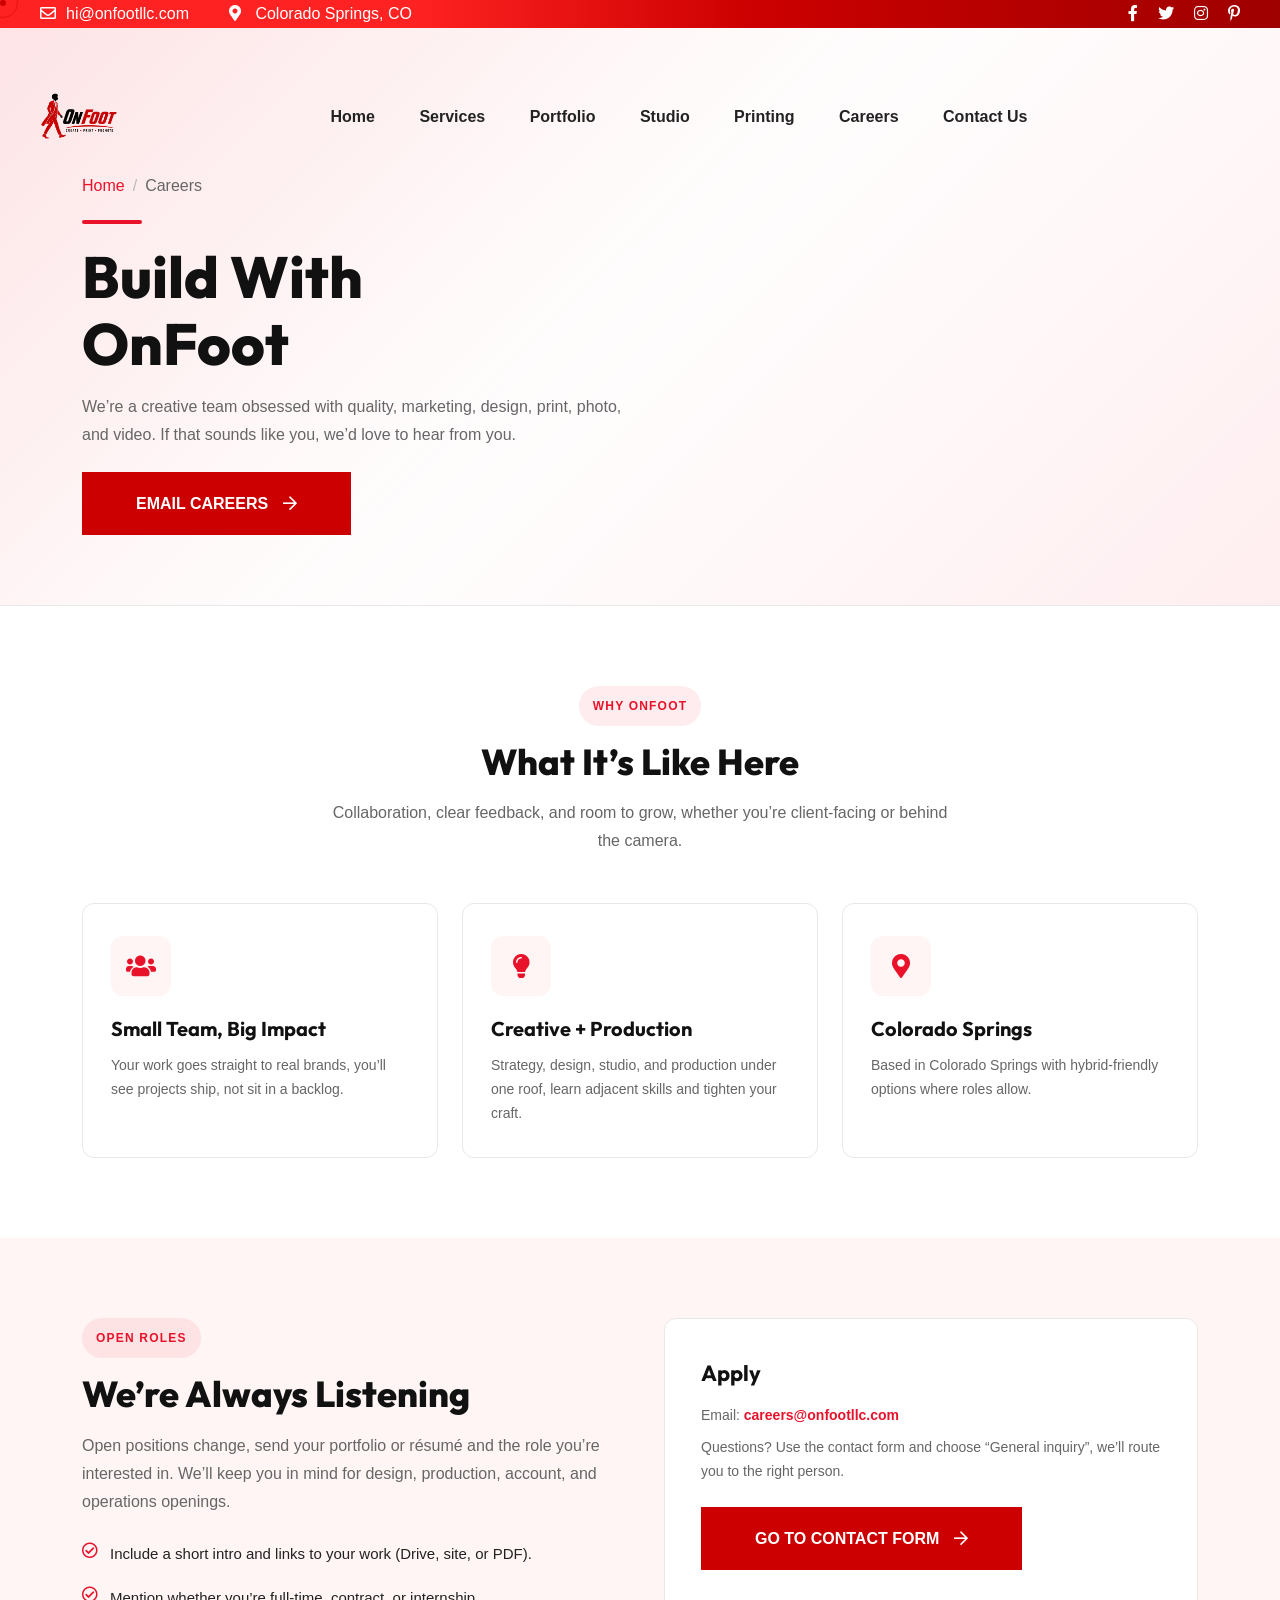
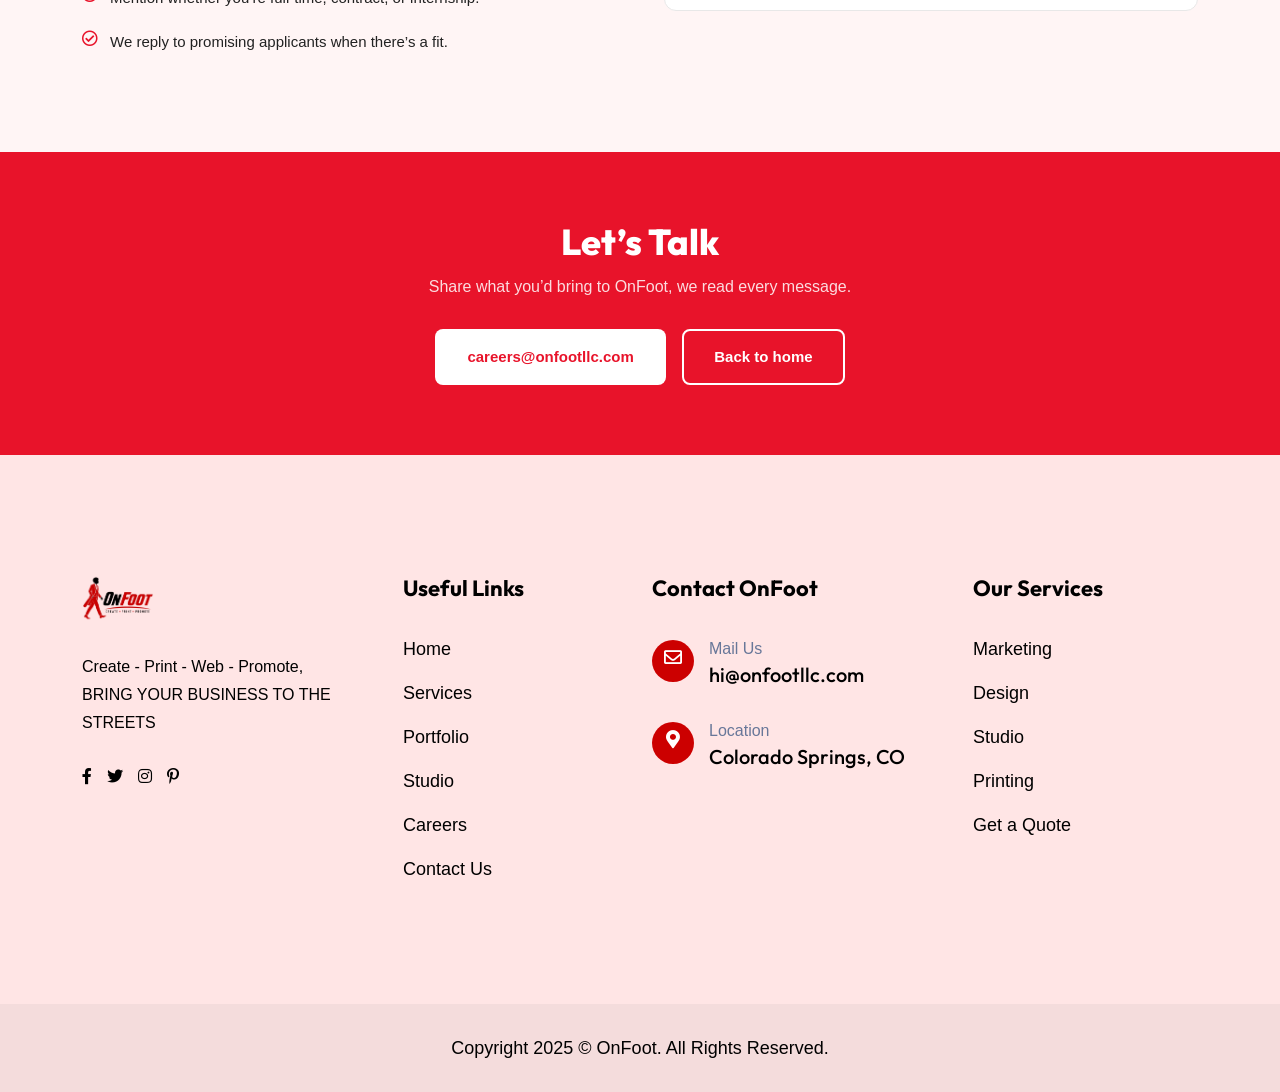
<file: careers.html>
<!DOCTYPE html>
<html lang="en">
<head>
    <meta charset="UTF-8">
    <meta http-equiv="X-UA-Compatible" content="IE=edge">
    <meta name="viewport" content="width=device-width, initial-scale=1">
    <title>Careers | OnFoot</title>
    <meta name="description" content="Careers at OnFoot, join our team in marketing, design, studio, and production.">
    <link rel="shortcut icon" href="assets/img/favicon.svg">
    <link rel="stylesheet" href="assets/css/bootstrap.min.css">
    <link rel="stylesheet" href="assets/css/font-awesome.css">
    <link rel="stylesheet" href="assets/css/animate.css">
    <link rel="stylesheet" href="assets/css/magnific-popup.css">
    <link rel="stylesheet" href="assets/css/meanmenu.css">
    <link rel="stylesheet" href="assets/css/swiper-bundle.min.css">
    <link rel="stylesheet" href="assets/css/nice-select.css">
    <link rel="stylesheet" href="assets/css/main.css">
    <link rel="stylesheet" href="assets/css/hero.css">
    <style>
        :root {
            --red: #E8132A;
            --dark: #111111;
            --light-bg: #fff5f5;
            --text: #222222;
            --muted: #666666;
            --border: #e8e8e8;
        }
        .page-hero {
            background: linear-gradient(135deg, #fff5f5 0%, #ffffff 45%, #ffeef0 100%);
            padding: 130px 0 70px;
            position: relative;
            overflow: hidden;
            margin-top: 0;
            border-bottom: 1px solid var(--border);
        }
        .page-hero::before { content: ''; position: absolute; inset: 0; background: linear-gradient(135deg, rgba(232,19,42,0.08) 0%, transparent 55%); pointer-events: none; }
        .page-hero .container { position: relative; z-index: 1; }
        .page-hero h1 { font-size: 58px; font-weight: 800; color: var(--dark); margin-bottom: 16px; line-height: 1.15; }
        .page-hero p { font-size: 16px; color: var(--muted); max-width: 560px; line-height: 1.7; margin-bottom: 24px; }
        .page-hero .breadcrumb { background: none; padding: 0; margin-bottom: 20px; }
        .page-hero .breadcrumb-item a { color: var(--red); text-decoration: none; }
        .page-hero .breadcrumb-item.active { color: var(--muted); }
        .page-hero .breadcrumb-item+.breadcrumb-item::before { color: #bbb; }
        .red-line { width: 60px; height: 4px; background: var(--red); border-radius: 2px; margin-bottom: 20px; }

        .sec-pad { padding: 80px 0; }
        .bg-light-sec { background: var(--light-bg); }
        .sec-badge { display: inline-block; font-size: 12px; font-weight: 700; color: var(--red); text-transform: uppercase; letter-spacing: 0.1em; background: rgba(232,19,42,0.08); padding: 6px 14px; border-radius: 20px; margin-bottom: 14px; }
        .sec-title { font-size: 36px; font-weight: 800; color: var(--dark); line-height: 1.2; margin-bottom: 16px; }
        .sec-desc { font-size: 16px; color: var(--muted); line-height: 1.75; }

        .service-card { background: #fff; border: 1px solid var(--border); border-radius: 12px; padding: 32px 28px; transition: all 0.3s; height: 100%; }
        .service-card:hover { border-color: var(--red); box-shadow: 0 8px 30px rgba(232,19,42,0.1); transform: translateY(-4px); }
        .service-card .icon { width: 60px; height: 60px; background: var(--light-bg); border-radius: 12px; display: flex; align-items: center; justify-content: center; font-size: 24px; color: var(--red); margin-bottom: 20px; }
        .service-card h4 { font-size: 20px; font-weight: 700; color: var(--dark); margin-bottom: 12px; }
        .service-card p { font-size: 14px; color: var(--muted); line-height: 1.7; margin: 0; }

        .cta-banner { background: var(--red); padding: 70px 0; text-align: center; }
        .cta-banner h2 { font-size: 36px; font-weight: 800; color: #fff; margin-bottom: 12px; }
        .cta-banner p { color: rgba(255,255,255,0.85); font-size: 16px; margin-bottom: 28px; }
        .btn-white { background: #fff; color: var(--red); border: none; padding: 14px 32px; border-radius: 8px; font-size: 15px; font-weight: 700; cursor: pointer; text-decoration: none; display: inline-block; transition: all 0.2s; }
        .btn-white:hover { background: var(--dark); color: #fff; }
        .btn-outline-white { background: transparent; color: #fff; border: 2px solid #fff; padding: 12px 30px; border-radius: 8px; font-size: 15px; font-weight: 700; cursor: pointer; text-decoration: none; display: inline-block; transition: all 0.2s; margin-left: 12px; }
        .btn-outline-white:hover { background: #fff; color: var(--red); }

        .feature-list { list-style: none; padding: 0; margin: 0; }
        .feature-list li { display: flex; align-items: flex-start; gap: 12px; margin-bottom: 16px; font-size: 15px; color: var(--text); }
        .feature-list li i { color: var(--red); font-size: 16px; margin-top: 2px; flex-shrink: 0; }

        body.page-careers .header-section-3 #header-sticky:not(.scrolled) .main-menu nav ul li a { color: #222 !important; }
        body.page-careers .header-section-3 #header-sticky:not(.scrolled) .main-menu nav ul li:hover > a { color: var(--red) !important; }
        body.page-careers .header-section-3 #header-sticky:not(.scrolled) .search-icon i,
        body.page-careers .header-section-3 #header-sticky:not(.scrolled) .cart-icon i,
        body.page-careers .header-section-3 #header-sticky:not(.scrolled) .sidebar__toggle i { color: #222 !important; }
        body.page-careers .header-section-3 #header-sticky:not(.scrolled) .main-menu nav ul li .submenu { background: #fff !important; border-top: 2px solid var(--red); }
        body.page-careers .header-section-3 #header-sticky:not(.scrolled) .main-menu nav ul li .submenu li a { color: #444 !important; }
    </style>
</head>
<body class="page-careers">
<div class="mouse-cursor cursor-outer"></div>
<div class="mouse-cursor cursor-inner"></div>
<div class="scroll-up">
    <svg class="scroll-circle svg-content" width="100%" height="100%" viewBox="-1 -1 102 102">
        <path d="M50,1 a49,49 0 0,1 0,98 a49,49 0 0,1 0,-98"/>
    </svg>
</div>

<div class="fix-area">
    <div class="offcanvas__info">
        <div class="offcanvas__wrapper">
            <div class="offcanvas__content">
                <div class="offcanvas__top mb-5 d-flex justify-content-end align-items-center">
                    <div class="offcanvas__close"><button><i class="fas fa-times"></i></button></div>
                </div>
                <div class="mobile-menu fix mb-3"></div>
                <div class="offcanvas__contact">
                    <h4>Contact Info</h4>
                    <ul>
                        <li class="d-flex align-items-center">
                            <div class="offcanvas__contact-icon"><i class="fal fa-map-marker-alt"></i></div>
                            <div class="offcanvas__contact-text"><a href="#">Colorado Springs, CO</a></div>
                        </li>
                        <li class="d-flex align-items-center">
                            <div class="offcanvas__contact-icon mr-15"><i class="fal fa-envelope"></i></div>
                            <div class="offcanvas__contact-text"><a href="mailto:hi@onfootllc.com">hi@onfootllc.com</a></div>
                        </li>
                    </ul>
                    <div class="header-button mt-4"><a href="shop-leftsidebar.html" class="theme-btn">Shop Now <i class="far fa-arrow-right"></i></a></div>
                    <div class="social-icon d-flex align-items-center">
                        <a href="#"><i class="fab fa-facebook-f"></i></a>
                        <a href="#"><i class="fab fa-twitter"></i></a>
                        <a href="#"><i class="fab fa-instagram"></i></a>
                        <a href="#"><i class="fab fa-pinterest-p"></i></a>
                    </div>
                </div>
                        </div>
                    </div>
                </div>
            </div>
    </div>
</div>
<div class="offcanvas__overlay"></div>

<header class="header-section-3">
    <div class="header-top-section">
        <div class="container-fluid">
            <div class="header-top-wrapper">
                <ul class="contact-list">
                    <li><i class="far fa-envelope"></i><a href="mailto:hi@onfootllc.com" class="link">hi@onfootllc.com</a></li>
                    <li><i class="fas fa-map-marker-alt"></i> Colorado Springs, CO</li>
                </ul>
                <div class="header-top-right">
                    <div class="social-icon d-flex align-items-center">
                        <a href="#"><i class="fab fa-facebook-f"></i></a>
                        <a href="#"><i class="fab fa-twitter"></i></a>
                        <a href="#"><i class="fab fa-instagram"></i></a>
                        <a href="#"><i class="fab fa-pinterest-p"></i></a>
                    </div>
                </div>
            </div>
        </div>
    </div>
    <div id="header-sticky" class="header-1 style-3">
        <div class="container-fluid">
            <div class="mega-menu-wrapper">
                <div class="header-main">
                    <div class="header-left">
                        <div class="logo">
                            <a href="index.html" class="header-logo"><img src="assets/img/logo/onfootlogo.png" alt="logo"></a>
                            <a href="index.html" class="header-logo-2"><img src="assets/img/logo/onfootlogo.png" alt="logo"></a>
                        </div>
                    </div>
                    <div class="mean__menu-wrapper">
                        <div class="main-menu">
                            <nav id="mobile-menu">
                                <ul>
                                    <li><a href="index.html">Home</a></li>
                                    <li class="has-dropdown">
                                        <a href="#">Services</a>
                                        <ul class="submenu">
                                            <li><a href="marketing.html">Marketing</a></li>
                                            <li><a href="design.html">Design</a></li>
                                        </ul>
                                    </li>
                                    <li><a href="portfolio.html">Portfolio</a></li>
                                    <li class="has-dropdown">
                                        <a href="studio.html">Studio</a>
                                        <ul class="submenu">
                                            <li><a href="studio-commercial.html">Studio &amp; Commercial</a></li>
                                            <li><a href="photography.html">Photography</a></li>
                                            <li><a href="video-production.html">Video &amp; Production</a></li>
                                        </ul>
                                    </li>
                                    <li><a href="shop-leftsidebar.html">Printing</a></li>
                                    <li class="active"><a href="careers.html">Careers</a></li>
                                    <li><a href="contact.html">Contact Us</a></li>
                                </ul>
                            </nav>
                        </div>
                    </div>
                    <div class="header-right d-flex justify-content-end align-items-center">
<div class="header__hamburger d-xl-none my-auto"><div class="sidebar__toggle"><i class="far fa-bars"></i></div></div>
                    </div>
                </div>
            </div>
        </div>
    </div>
</header>

<div id="targetElement" class="side_bar slideInRight side_bar_hidden">
    <div class="side_bar_overlay"></div>
    <div class="cart-title mb-50"><h4>Shopping cart</h4></div>
    <div class="cartmini__widget">
        <div class="cartmini__checkout">
            <div class="cartmini__checkout-title mb-4"><h4>Cart is empty</h4></div>
            <div class="cartmini__checkout-btn"><a href="shop-leftsidebar.html" class="theme-btn mb-2 w-100">Continue Shopping</a></div>
        </div>
    </div>
    <button id="closeButton" class="x-mark-icon"><i class="fas fa-times"></i></button>
</div>

<div class="page-hero">
    <div class="container">
        <nav aria-label="breadcrumb"><ol class="breadcrumb"><li class="breadcrumb-item"><a href="index.html">Home</a></li><li class="breadcrumb-item active" aria-current="page">Careers</li></ol></nav>
        <div class="red-line"></div>
        <h1>Build With<br>OnFoot</h1>
        <p>We’re a creative team obsessed with quality, marketing, design, print, photo, and video. If that sounds like you, we’d love to hear from you.</p>
        <a href="mailto:careers@onfootllc.com" class="theme-btn">Email careers <i class="far fa-arrow-right"></i></a>
    </div>
</div>

<section class="sec-pad">
    <div class="container">
        <div class="text-center mb-5">
            <span class="sec-badge">Why OnFoot</span>
            <h2 class="sec-title">What It’s Like Here</h2>
            <p class="sec-desc mx-auto" style="max-width:620px;">Collaboration, clear feedback, and room to grow, whether you’re client-facing or behind the camera.</p>
        </div>
        <div class="row g-4">
            <div class="col-lg-4 col-md-6 wow fadeInUp" data-wow-delay=".1s">
                <div class="service-card">
                    <div class="icon"><i class="fas fa-users"></i></div>
                    <h4>Small Team, Big Impact</h4>
                    <p>Your work goes straight to real brands, you’ll see projects ship, not sit in a backlog.</p>
                </div>
            </div>
            <div class="col-lg-4 col-md-6 wow fadeInUp" data-wow-delay=".2s">
                <div class="service-card">
                    <div class="icon"><i class="fas fa-lightbulb"></i></div>
                    <h4>Creative + Production</h4>
                    <p>Strategy, design, studio, and production under one roof, learn adjacent skills and tighten your craft.</p>
                </div>
            </div>
            <div class="col-lg-4 col-md-6 wow fadeInUp" data-wow-delay=".3s">
                <div class="service-card">
                    <div class="icon"><i class="fas fa-map-marker-alt"></i></div>
                    <h4>Colorado Springs</h4>
                    <p>Based in Colorado Springs with hybrid-friendly options where roles allow.</p>
                </div>
            </div>
        </div>
    </div>
</section>

<section class="sec-pad bg-light-sec">
    <div class="container">
        <div class="row g-5 align-items-start">
            <div class="col-lg-6 wow fadeInUp" data-wow-delay=".1s">
                <span class="sec-badge">Open roles</span>
                <h2 class="sec-title">We’re Always Listening</h2>
                <p class="sec-desc">Open positions change, send your portfolio or résumé and the role you’re interested in. We’ll keep you in mind for design, production, account, and operations openings.</p>
                <ul class="feature-list mt-4">
                    <li><i class="far fa-check-circle"></i> <span>Include a short intro and links to your work (Drive, site, or PDF).</span></li>
                    <li><i class="far fa-check-circle"></i> <span>Mention whether you’re full-time, contract, or internship.</span></li>
                    <li><i class="far fa-check-circle"></i> <span>We reply to promising applicants when there’s a fit.</span></li>
                </ul>
            </div>
            <div class="col-lg-6 wow fadeInUp" data-wow-delay=".2s">
                <div class="service-card h-100" style="padding:40px 36px;">
                    <h4 class="mb-3" style="font-size:22px;">Apply</h4>
                    <p class="sec-desc mb-2">Email: <a href="mailto:careers@onfootllc.com" style="color:var(--red); font-weight:700;">careers@onfootllc.com</a></p>
                    <p class="sec-desc mb-4">Questions? Use the contact form and choose “General inquiry”, we’ll route you to the right person.</p>
                    <a href="contact.html" class="theme-btn">Go to contact form <i class="far fa-arrow-right"></i></a>
                </div>
            </div>
        </div>
    </div>
</section>

<div class="cta-banner">
    <div class="container">
        <h2>Let’s Talk</h2>
        <p>Share what you’d bring to OnFoot, we read every message.</p>
        <a href="mailto:careers@onfootllc.com" class="btn-white">careers@onfootllc.com</a>
        <a href="index.html" class="btn-outline-white">Back to home</a>
    </div>
</div>

<footer class="footer-section section-bg">
    <div class="container">
        <div class="footer-widgets-wrapper">
            <div class="row">
                <div class="col-xl-3 col-sm-6 col-md-6 col-lg-4">
                    <div class="single-footer-widget">
                        <div class="widget-head"><a href="index.html"><img src="assets/img/logo/onfootlogo.png" alt="logo"></a></div>
                        <div class="footer-content">
                            <p>Create - Print - Web - Promote, BRING YOUR BUSINESS TO THE STREETS</p>
                            <div class="social-icon style-2 d-flex align-items-center">
                                <a href="#"><i class="fab fa-facebook-f"></i></a>
                                <a href="#"><i class="fab fa-twitter"></i></a>
                                <a href="#"><i class="fab fa-instagram"></i></a>
                                <a href="#"><i class="fab fa-pinterest-p"></i></a>
                            </div>
                        </div>
                    </div>
                </div>
                <div class="col-xl-3 col-sm-6 col-md-6 col-lg-4 ps-lg-5">
                    <div class="single-footer-widget">
                        <div class="widget-head"><h3>Useful Links</h3></div>
                        <ul class="list-items">
                            <li><a href="index.html">Home</a></li>
                            <li><a href="#">Services</a></li>
                            <li><a href="portfolio.html">Portfolio</a></li>
                            <li><a href="studio.html">Studio</a></li>
                            <li><a href="careers.html">Careers</a></li>
                            <li><a href="contact.html">Contact Us</a></li>
                        </ul>
                    </div>
                </div>
                <div class="col-xl-3 col-sm-6 col-md-6 col-lg-4">
                    <div class="single-footer-widget">
                        <div class="widget-head"><h3>Contact OnFoot</h3></div>
                        <ul class="contact-list-2">
                            <li>
                                <div class="icon"><i class="far fa-envelope" style="color:#fff;font-size:18px;"></i></div>
                                <div class="content"><span>Mail Us</span><h3><a href="mailto:hi@onfootllc.com">hi@onfootllc.com</a></h3></div>
                            </li>
                            <li>
                                <div class="icon"><i class="fas fa-map-marker-alt" style="color:#fff;font-size:18px;"></i></div>
                                <div class="content"><span>Location</span><h3>Colorado Springs, CO</h3></div>
                            </li>
                        </ul>
                    </div>
                </div>
                <div class="col-xl-3 col-sm-6 col-md-6 col-lg-4 ps-lg-5">
                    <div class="single-footer-widget">
                        <div class="widget-head"><h3>Our Services</h3></div>
                        <ul class="list-items">
                            <li><a href="marketing.html">Marketing</a></li>
                            <li><a href="design.html">Design</a></li>
                            <li><a href="studio.html">Studio</a></li>
                            <li><a href="shop-leftsidebar.html">Printing</a></li>
                            <li><a href="contact.html">Get a Quote</a></li>
                        </ul>
                    </div>
                </div>
            </div>
        </div>
    </div>
    <div class="footer-bottom">
        <div class="container">
            <div class="footer-bottom-wrapper justify-content-center">
                <p>Copyright 2025 &copy; OnFoot. All rights reserved.</p>
            </div>
        </div>
    </div>
</footer>

<script src="assets/js/jquery-3.7.1.min.js"></script>
<script src="assets/js/viewport.jquery.js"></script>
<script src="assets/js/bootstrap.bundle.min.js"></script>
<script src="assets/js/gsap/gsap.js"></script>
<script src="assets/js/gsap/gsap-scroll-trigger.js"></script>
<script src="assets/js/swiper-bundle.min.js"></script>
<script src="assets/js/jquery.meanmenu.min.js"></script>
<script src="assets/js/jquery.magnific-popup.min.js"></script>
<script src="assets/js/wow.min.js"></script>
<script src="assets/js/main.js"></script>
<script>
document.addEventListener('DOMContentLoaded', function () {
    var header = document.getElementById('header-sticky');
    if (!header) return;
    var threshold = 80;
    function onScroll() {
        if (window.scrollY > threshold) header.classList.add('scrolled');
        else header.classList.remove('scrolled');
    }
    window.addEventListener('scroll', onScroll, { passive: true });
    onScroll();
});
</script>
</body>
</html>
</file>
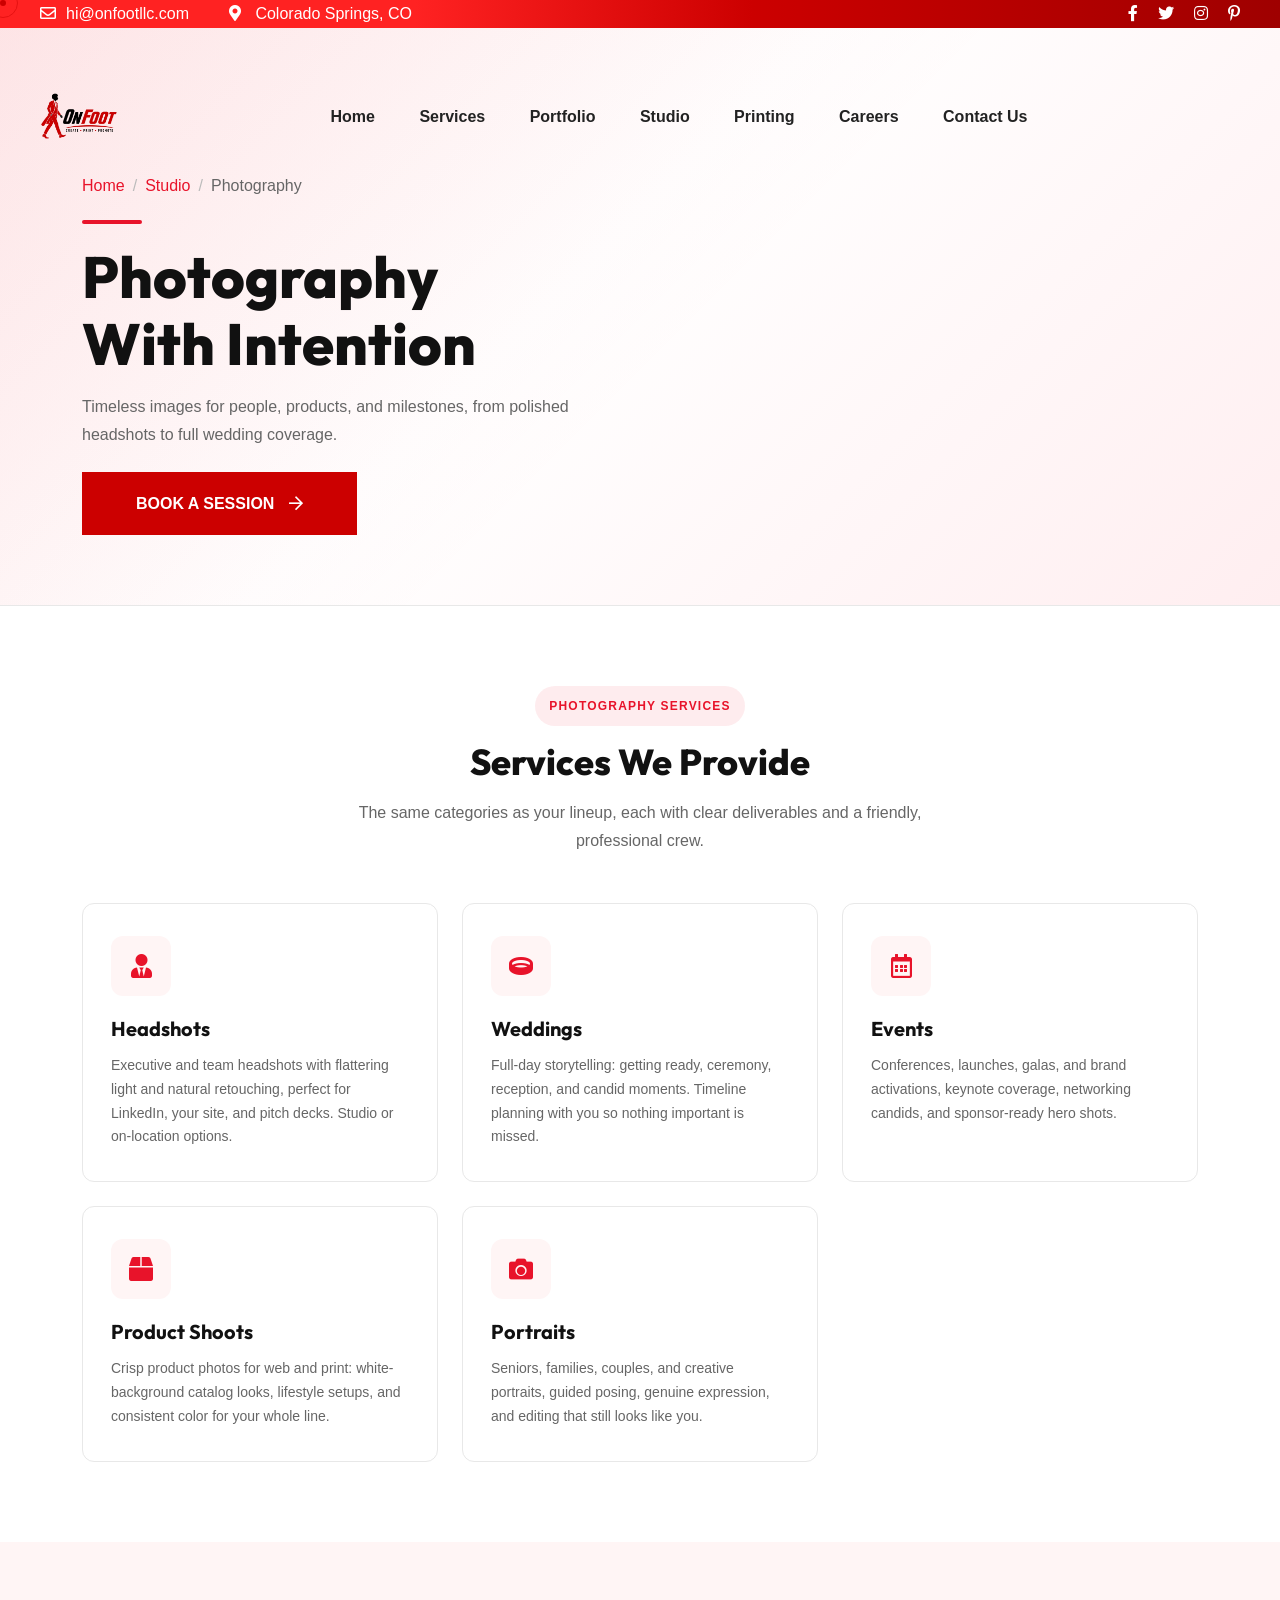
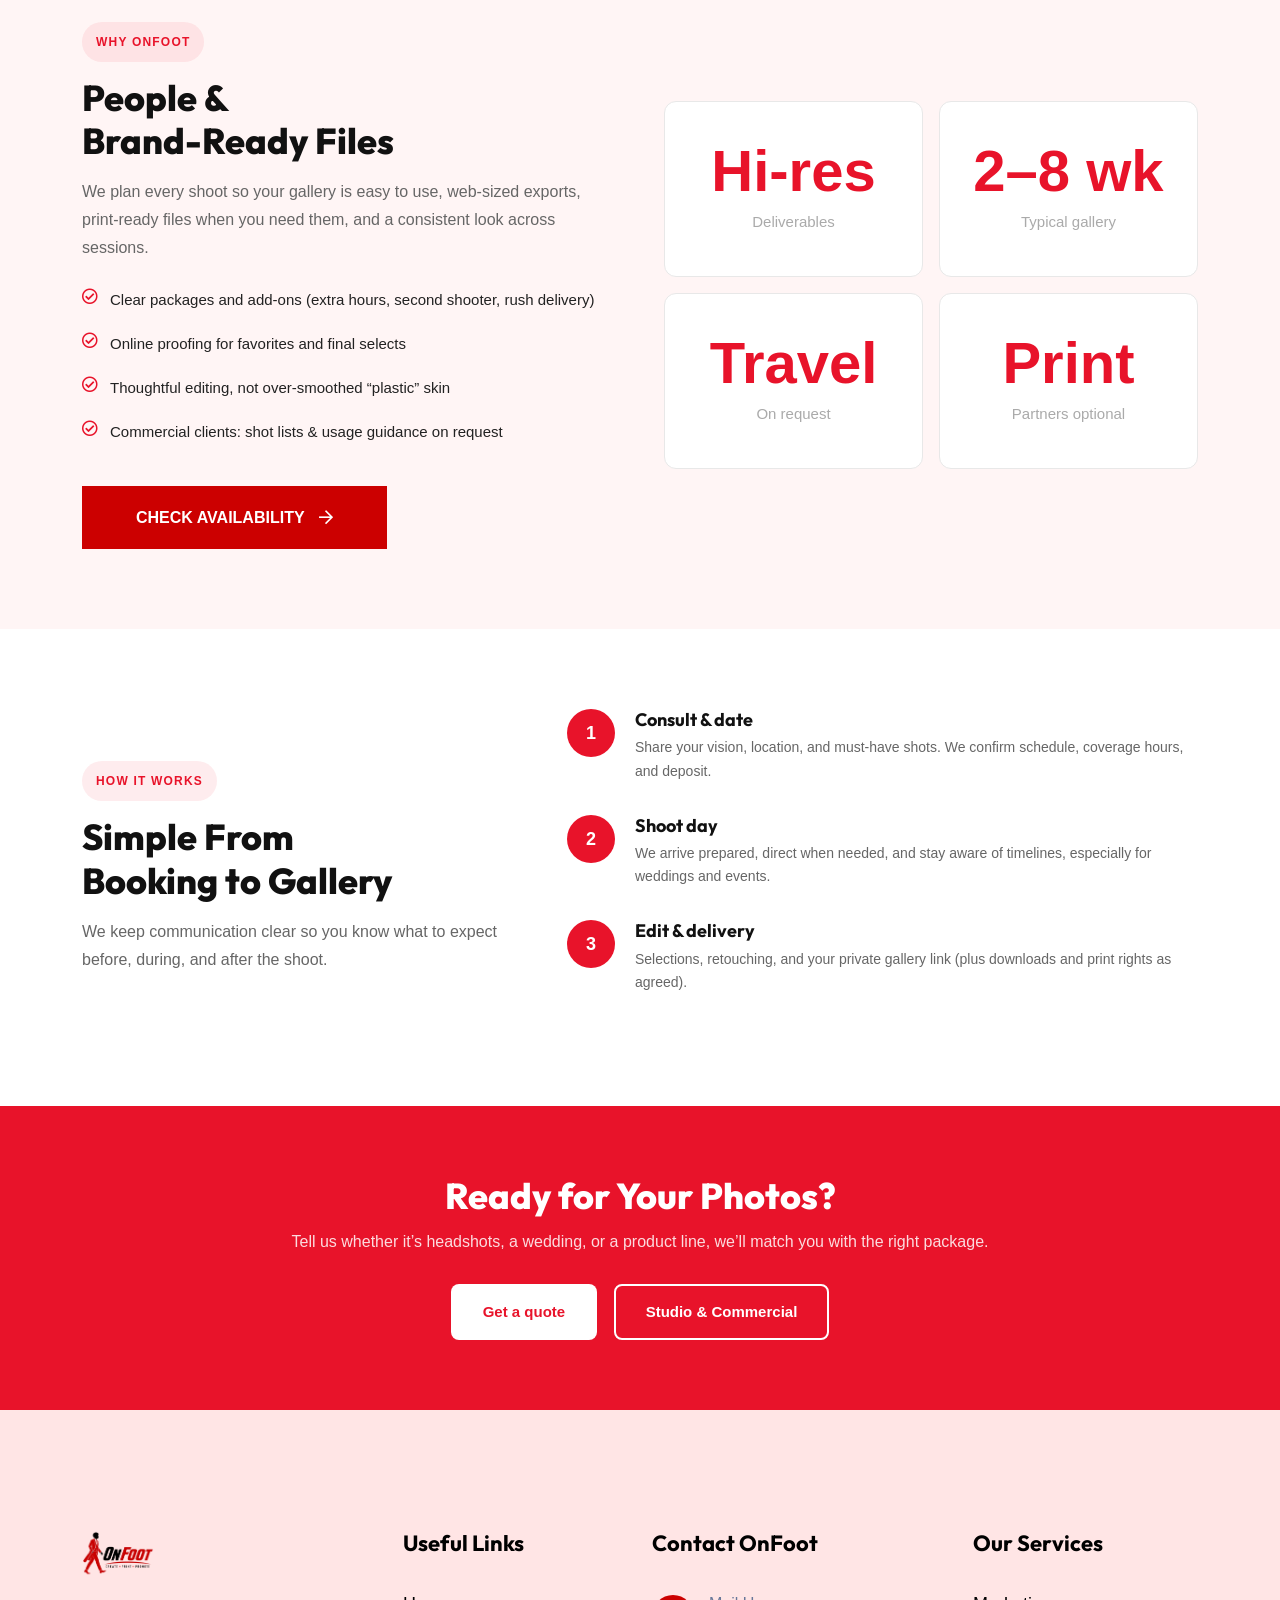
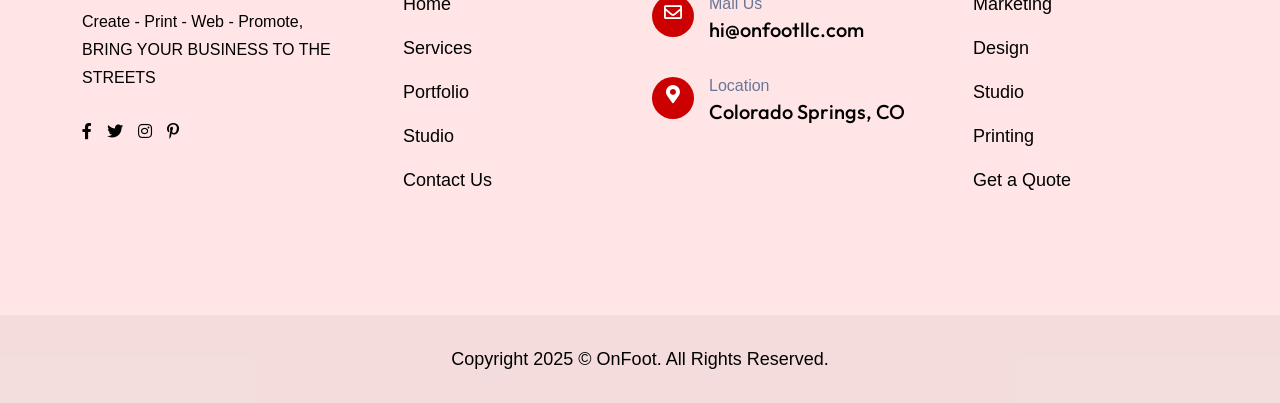
<file: photography.html>
<!DOCTYPE html>
<html lang="en">
<head>
    <meta charset="UTF-8">
    <meta http-equiv="X-UA-Compatible" content="IE=edge">
    <meta name="viewport" content="width=device-width, initial-scale=1">
    <title>Photography | OnFoot</title>
    <meta name="description" content="OnFoot Photography, headshots, weddings, events, product shoots, and portraits.">
    <link rel="shortcut icon" href="assets/img/favicon.svg">
    <link rel="stylesheet" href="assets/css/bootstrap.min.css">
    <link rel="stylesheet" href="assets/css/font-awesome.css">
    <link rel="stylesheet" href="assets/css/animate.css">
    <link rel="stylesheet" href="assets/css/magnific-popup.css">
    <link rel="stylesheet" href="assets/css/meanmenu.css">
    <link rel="stylesheet" href="assets/css/swiper-bundle.min.css">
    <link rel="stylesheet" href="assets/css/nice-select.css">
    <link rel="stylesheet" href="assets/css/main.css">
    <link rel="stylesheet" href="assets/css/hero.css">
    <style>
        :root {
            --red: #E8132A;
            --dark: #111111;
            --light-bg: #fff5f5;
            --text: #222222;
            --muted: #666666;
            --border: #e8e8e8;
        }
        .page-hero {
            background: linear-gradient(135deg, #fff5f5 0%, #ffffff 45%, #ffeef0 100%);
            padding: 130px 0 70px;
            position: relative;
            overflow: hidden;
            margin-top: 0;
            border-bottom: 1px solid var(--border);
        }
        .page-hero::before { content: ''; position: absolute; inset: 0; background: linear-gradient(135deg, rgba(232,19,42,0.08) 0%, transparent 55%); pointer-events: none; }
        .page-hero .container { position: relative; z-index: 1; }
        .page-hero h1 { font-size: 58px; font-weight: 800; color: var(--dark); margin-bottom: 16px; line-height: 1.15; }
        .page-hero p { font-size: 16px; color: var(--muted); max-width: 560px; line-height: 1.7; margin-bottom: 24px; }
        .page-hero .breadcrumb { background: none; padding: 0; margin-bottom: 20px; }
        .page-hero .breadcrumb-item a { color: var(--red); text-decoration: none; }
        .page-hero .breadcrumb-item.active { color: var(--muted); }
        .page-hero .breadcrumb-item+.breadcrumb-item::before { color: #bbb; }
        .red-line { width: 60px; height: 4px; background: var(--red); border-radius: 2px; margin-bottom: 20px; }

        .sec-pad { padding: 80px 0; }
        .bg-light-sec { background: var(--light-bg); }
        .sec-badge { display: inline-block; font-size: 12px; font-weight: 700; color: var(--red); text-transform: uppercase; letter-spacing: 0.1em; background: rgba(232,19,42,0.08); padding: 6px 14px; border-radius: 20px; margin-bottom: 14px; }
        .sec-title { font-size: 36px; font-weight: 800; color: var(--dark); line-height: 1.2; margin-bottom: 16px; }
        .sec-desc { font-size: 16px; color: var(--muted); line-height: 1.75; }

        .service-card { background: #fff; border: 1px solid var(--border); border-radius: 12px; padding: 32px 28px; transition: all 0.3s; height: 100%; }
        .service-card:hover { border-color: var(--red); box-shadow: 0 8px 30px rgba(232,19,42,0.1); transform: translateY(-4px); }
        .service-card .icon { width: 60px; height: 60px; background: var(--light-bg); border-radius: 12px; display: flex; align-items: center; justify-content: center; font-size: 24px; color: var(--red); margin-bottom: 20px; }
        .service-card h4 { font-size: 20px; font-weight: 700; color: var(--dark); margin-bottom: 12px; }
        .service-card p { font-size: 14px; color: var(--muted); line-height: 1.7; margin: 0; }

        .stat-card { text-align: center; padding: 40px 20px; }
        .stat-card .num { font-size: 58px; font-weight: 800; color: var(--red); line-height: 1; }
        .stat-card .label { font-size: 15px; color: #aaa; margin-top: 8px; }
        .photo-stat-tile { background: #fff; border: 1px solid var(--border); border-radius: 12px; }
        .photo-stat-tile .stat-card .label { color: var(--muted); }

        .step-card { display: flex; gap: 20px; align-items: flex-start; margin-bottom: 32px; }
        .step-num { width: 48px; height: 48px; background: var(--red); color: #fff; border-radius: 50%; display: flex; align-items: center; justify-content: center; font-size: 18px; font-weight: 800; flex-shrink: 0; }
        .step-content h5 { font-size: 18px; font-weight: 700; color: var(--dark); margin-bottom: 6px; }
        .step-content p { font-size: 14px; color: var(--muted); margin: 0; line-height: 1.65; }

        .cta-banner { background: var(--red); padding: 70px 0; text-align: center; }
        .cta-banner h2 { font-size: 36px; font-weight: 800; color: #fff; margin-bottom: 12px; }
        .cta-banner p { color: rgba(255,255,255,0.85); font-size: 16px; margin-bottom: 28px; }
        .btn-white { background: #fff; color: var(--red); border: none; padding: 14px 32px; border-radius: 8px; font-size: 15px; font-weight: 700; cursor: pointer; text-decoration: none; display: inline-block; transition: all 0.2s; }
        .btn-white:hover { background: var(--dark); color: #fff; }
        .btn-outline-white { background: transparent; color: #fff; border: 2px solid #fff; padding: 12px 30px; border-radius: 8px; font-size: 15px; font-weight: 700; cursor: pointer; text-decoration: none; display: inline-block; transition: all 0.2s; margin-left: 12px; }
        .btn-outline-white:hover { background: #fff; color: var(--red); }

        .feature-list { list-style: none; padding: 0; margin: 0; }
        .feature-list li { display: flex; align-items: flex-start; gap: 12px; margin-bottom: 16px; font-size: 15px; color: var(--text); }
        .feature-list li i { color: var(--red); font-size: 16px; margin-top: 2px; flex-shrink: 0; }

        body.page-photography .header-section-3 #header-sticky:not(.scrolled) .main-menu nav ul li a { color: #222 !important; }
        body.page-photography .header-section-3 #header-sticky:not(.scrolled) .main-menu nav ul li:hover > a { color: var(--red) !important; }
        body.page-photography .header-section-3 #header-sticky:not(.scrolled) .search-icon i,
        body.page-photography .header-section-3 #header-sticky:not(.scrolled) .cart-icon i,
        body.page-photography .header-section-3 #header-sticky:not(.scrolled) .sidebar__toggle i { color: #222 !important; }
        body.page-photography .header-section-3 #header-sticky:not(.scrolled) .main-menu nav ul li .submenu { background: #fff !important; border-top: 2px solid var(--red); }
        body.page-photography .header-section-3 #header-sticky:not(.scrolled) .main-menu nav ul li .submenu li a { color: #444 !important; }
    </style>
</head>
<body class="page-photography">
<div class="mouse-cursor cursor-outer"></div>
<div class="mouse-cursor cursor-inner"></div>
<div class="scroll-up">
    <svg class="scroll-circle svg-content" width="100%" height="100%" viewBox="-1 -1 102 102">
        <path d="M50,1 a49,49 0 0,1 0,98 a49,49 0 0,1 0,-98"/>
    </svg>
</div>

<div class="fix-area">
    <div class="offcanvas__info">
        <div class="offcanvas__wrapper">
            <div class="offcanvas__content">
                <div class="offcanvas__top mb-5 d-flex justify-content-end align-items-center">
                    <div class="offcanvas__close"><button><i class="fas fa-times"></i></button></div>
                </div>
                <div class="mobile-menu fix mb-3"></div>
                <div class="offcanvas__contact">
                    <h4>Contact Info</h4>
                    <ul>
                        <li class="d-flex align-items-center">
                            <div class="offcanvas__contact-icon"><i class="fal fa-map-marker-alt"></i></div>
                            <div class="offcanvas__contact-text"><a href="#">Colorado Springs, CO</a></div>
                        </li>
                        <li class="d-flex align-items-center">
                            <div class="offcanvas__contact-icon mr-15"><i class="fal fa-envelope"></i></div>
                            <div class="offcanvas__contact-text"><a href="mailto:hi@onfootllc.com">hi@onfootllc.com</a></div>
                        </li>
                    </ul>
                    <div class="header-button mt-4"><a href="shop-leftsidebar.html" class="theme-btn">Shop Now <i class="far fa-arrow-right"></i></a></div>
                    <div class="social-icon d-flex align-items-center">
                        <a href="#"><i class="fab fa-facebook-f"></i></a>
                        <a href="#"><i class="fab fa-twitter"></i></a>
                        <a href="#"><i class="fab fa-instagram"></i></a>
                        <a href="#"><i class="fab fa-pinterest-p"></i></a>
                    </div>
                </div>
                        </div>
                    </div>
                </div>
            </div>
    </div>
</div>
<div class="offcanvas__overlay"></div>

<header class="header-section-3">
    <div class="header-top-section">
        <div class="container-fluid">
            <div class="header-top-wrapper">
                <ul class="contact-list">
                    <li><i class="far fa-envelope"></i><a href="mailto:hi@onfootllc.com" class="link">hi@onfootllc.com</a></li>
                    <li><i class="fas fa-map-marker-alt"></i> Colorado Springs, CO</li>
                </ul>
                <div class="header-top-right">
                    <div class="social-icon d-flex align-items-center">
                        <a href="#"><i class="fab fa-facebook-f"></i></a>
                        <a href="#"><i class="fab fa-twitter"></i></a>
                        <a href="#"><i class="fab fa-instagram"></i></a>
                        <a href="#"><i class="fab fa-pinterest-p"></i></a>
                    </div>
                </div>
            </div>
        </div>
    </div>
    <div id="header-sticky" class="header-1 style-3">
        <div class="container-fluid">
            <div class="mega-menu-wrapper">
                <div class="header-main">
                    <div class="header-left">
                        <div class="logo">
                            <a href="index.html" class="header-logo"><img src="assets/img/logo/onfootlogo.png" alt="logo"></a>
                            <a href="index.html" class="header-logo-2"><img src="assets/img/logo/onfootlogo.png" alt="logo"></a>
                        </div>
                    </div>
                    <div class="mean__menu-wrapper">
                        <div class="main-menu">
                            <nav id="mobile-menu">
                                <ul>
                                    <li><a href="index.html">Home</a></li>
                                    <li class="has-dropdown">
                                        <a href="#">Services</a>
                                        <ul class="submenu">
                                            <li><a href="marketing.html">Marketing</a></li>
                                            <li><a href="design.html">Design</a></li>
                                        </ul>
                                    </li>
                                    <li><a href="portfolio.html">Portfolio</a></li>
                                    <li class="has-dropdown active">
                                        <a href="studio.html">Studio</a>
                                        <ul class="submenu">
                                            <li><a href="studio-commercial.html">Studio &amp; Commercial</a></li>
                                            <li class="active"><a href="photography.html">Photography</a></li>
                                            <li><a href="video-production.html">Video &amp; Production</a></li>
                                        </ul>
                                    </li>
                                    <li><a href="shop-leftsidebar.html">Printing</a></li>
                                    <li><a href="careers.html">Careers</a></li>
                                    <li><a href="contact.html">Contact Us</a></li>
                                </ul>
                            </nav>
                        </div>
                    </div>
                    <div class="header-right d-flex justify-content-end align-items-center">
<div class="header__hamburger d-xl-none my-auto"><div class="sidebar__toggle"><i class="far fa-bars"></i></div></div>
                    </div>
                </div>
            </div>
        </div>
    </div>
</header>

<div id="targetElement" class="side_bar slideInRight side_bar_hidden">
    <div class="side_bar_overlay"></div>
    <div class="cart-title mb-50"><h4>Shopping cart</h4></div>
    <div class="cartmini__widget">
        <div class="cartmini__checkout">
            <div class="cartmini__checkout-title mb-4"><h4>Cart is empty</h4></div>
            <div class="cartmini__checkout-btn"><a href="shop-leftsidebar.html" class="theme-btn mb-2 w-100">Continue Shopping</a></div>
        </div>
    </div>
    <button id="closeButton" class="x-mark-icon"><i class="fas fa-times"></i></button>
</div>

<div class="page-hero">
    <div class="container">
        <nav aria-label="breadcrumb"><ol class="breadcrumb"><li class="breadcrumb-item"><a href="index.html">Home</a></li><li class="breadcrumb-item"><a href="studio.html">Studio</a></li><li class="breadcrumb-item active" aria-current="page">Photography</li></ol></nav>
        <div class="red-line"></div>
        <h1>Photography<br>With Intention</h1>
        <p>Timeless images for people, products, and milestones, from polished headshots to full wedding coverage.</p>
        <a href="contact.html" class="theme-btn">Book a session <i class="far fa-arrow-right"></i></a>
    </div>
</div>

<section class="sec-pad">
    <div class="container">
        <div class="text-center mb-5">
            <span class="sec-badge">Photography Services</span>
            <h2 class="sec-title">Services We Provide</h2>
            <p class="sec-desc mx-auto" style="max-width:620px;">The same categories as your lineup, each with clear deliverables and a friendly, professional crew.</p>
        </div>
        <div class="row g-4">
            <div class="col-lg-4 col-md-6 wow fadeInUp" data-wow-delay=".1s">
                <div class="service-card">
                    <div class="icon"><i class="fas fa-user-tie"></i></div>
                    <h4>Headshots</h4>
                    <p>Executive and team headshots with flattering light and natural retouching, perfect for LinkedIn, your site, and pitch decks. Studio or on-location options.</p>
                </div>
            </div>
            <div class="col-lg-4 col-md-6 wow fadeInUp" data-wow-delay=".2s">
                <div class="service-card">
                    <div class="icon"><i class="fas fa-ring"></i></div>
                    <h4>Weddings</h4>
                    <p>Full-day storytelling: getting ready, ceremony, reception, and candid moments. Timeline planning with you so nothing important is missed.</p>
                </div>
            </div>
            <div class="col-lg-4 col-md-6 wow fadeInUp" data-wow-delay=".3s">
                <div class="service-card">
                    <div class="icon"><i class="far fa-calendar-alt"></i></div>
                    <h4>Events</h4>
                    <p>Conferences, launches, galas, and brand activations, keynote coverage, networking candids, and sponsor-ready hero shots.</p>
                </div>
            </div>
            <div class="col-lg-4 col-md-6 wow fadeInUp" data-wow-delay=".4s">
                <div class="service-card">
                    <div class="icon"><i class="fas fa-box"></i></div>
                    <h4>Product Shoots</h4>
                    <p>Crisp product photos for web and print: white-background catalog looks, lifestyle setups, and consistent color for your whole line.</p>
                </div>
            </div>
            <div class="col-lg-4 col-md-6 wow fadeInUp" data-wow-delay=".5s">
                <div class="service-card">
                    <div class="icon"><i class="fas fa-camera"></i></div>
                    <h4>Portraits</h4>
                    <p>Seniors, families, couples, and creative portraits, guided posing, genuine expression, and editing that still looks like you.</p>
                </div>
            </div>
        </div>
    </div>
</section>

<section class="sec-pad bg-light-sec">
    <div class="container">
        <div class="row g-5 align-items-center">
            <div class="col-lg-6 wow fadeInUp" data-wow-delay=".1s">
                <span class="sec-badge">Why OnFoot</span>
                <h2 class="sec-title">People &amp;<br>Brand-Ready Files</h2>
                <p class="sec-desc mb-4">We plan every shoot so your gallery is easy to use, web-sized exports, print-ready files when you need them, and a consistent look across sessions.</p>
                <ul class="feature-list">
                    <li><i class="far fa-check-circle"></i> <span>Clear packages and add-ons (extra hours, second shooter, rush delivery)</span></li>
                    <li><i class="far fa-check-circle"></i> <span>Online proofing for favorites and final selects</span></li>
                    <li><i class="far fa-check-circle"></i> <span>Thoughtful editing, not over-smoothed “plastic” skin</span></li>
                    <li><i class="far fa-check-circle"></i> <span>Commercial clients: shot lists &amp; usage guidance on request</span></li>
                </ul>
                <a href="contact.html" class="theme-btn mt-4">Check availability <i class="far fa-arrow-right"></i></a>
            </div>
            <div class="col-lg-6">
                <div class="row g-3">
                    <div class="col-6 wow fadeInUp" data-wow-delay=".1s"><div class="stat-card photo-stat-tile"><div class="num">Hi‑res</div><div class="label">Deliverables</div></div></div>
                    <div class="col-6 wow fadeInUp" data-wow-delay=".2s"><div class="stat-card photo-stat-tile"><div class="num">2–8 wk</div><div class="label">Typical gallery</div></div></div>
                    <div class="col-6 wow fadeInUp" data-wow-delay=".3s"><div class="stat-card photo-stat-tile"><div class="num">Travel</div><div class="label">On request</div></div></div>
                    <div class="col-6 wow fadeInUp" data-wow-delay=".4s"><div class="stat-card photo-stat-tile"><div class="num">Print</div><div class="label">Partners optional</div></div></div>
                </div>
            </div>
        </div>
    </div>
</section>

<section class="sec-pad">
    <div class="container">
        <div class="row g-5 align-items-center">
            <div class="col-lg-5">
                <span class="sec-badge">How It Works</span>
                <h2 class="sec-title">Simple From<br>Booking to Gallery</h2>
                <p class="sec-desc">We keep communication clear so you know what to expect before, during, and after the shoot.</p>
            </div>
            <div class="col-lg-7">
                <div class="step-card wow fadeInUp" data-wow-delay=".1s"><div class="step-num">1</div><div class="step-content"><h5>Consult &amp; date</h5><p>Share your vision, location, and must-have shots. We confirm schedule, coverage hours, and deposit.</p></div></div>
                <div class="step-card wow fadeInUp" data-wow-delay=".2s"><div class="step-num">2</div><div class="step-content"><h5>Shoot day</h5><p>We arrive prepared, direct when needed, and stay aware of timelines, especially for weddings and events.</p></div></div>
                <div class="step-card wow fadeInUp" data-wow-delay=".3s"><div class="step-num">3</div><div class="step-content"><h5>Edit &amp; delivery</h5><p>Selections, retouching, and your private gallery link (plus downloads and print rights as agreed).</p></div></div>
            </div>
        </div>
    </div>
</section>

<div class="cta-banner">
    <div class="container">
        <h2>Ready for Your Photos?</h2>
        <p>Tell us whether it’s headshots, a wedding, or a product line, we’ll match you with the right package.</p>
        <a href="contact.html" class="btn-white">Get a quote</a>
        <a href="studio-commercial.html" class="btn-outline-white">Studio &amp; Commercial</a>
    </div>
</div>

<footer class="footer-section section-bg">
    <div class="container">
        <div class="footer-widgets-wrapper">
            <div class="row">
                <div class="col-xl-3 col-sm-6 col-md-6 col-lg-4">
                    <div class="single-footer-widget">
                        <div class="widget-head"><a href="index.html"><img src="assets/img/logo/onfootlogo.png" alt="logo"></a></div>
                        <div class="footer-content">
                            <p>Create - Print - Web - Promote, BRING YOUR BUSINESS TO THE STREETS</p>
                            <div class="social-icon style-2 d-flex align-items-center">
                                <a href="#"><i class="fab fa-facebook-f"></i></a>
                                <a href="#"><i class="fab fa-twitter"></i></a>
                                <a href="#"><i class="fab fa-instagram"></i></a>
                                <a href="#"><i class="fab fa-pinterest-p"></i></a>
                            </div>
                        </div>
                    </div>
                </div>
                <div class="col-xl-3 col-sm-6 col-md-6 col-lg-4 ps-lg-5">
                    <div class="single-footer-widget">
                        <div class="widget-head"><h3>Useful Links</h3></div>
                        <ul class="list-items">
                            <li><a href="index.html">Home</a></li>
                            <li><a href="#">Services</a></li>
                            <li><a href="portfolio.html">Portfolio</a></li>
                            <li><a href="studio.html">Studio</a></li>
                            <li><a href="contact.html">Contact Us</a></li>
                        </ul>
                    </div>
                </div>
                <div class="col-xl-3 col-sm-6 col-md-6 col-lg-4">
                    <div class="single-footer-widget">
                        <div class="widget-head"><h3>Contact OnFoot</h3></div>
                        <ul class="contact-list-2">
                            <li>
                                <div class="icon"><i class="far fa-envelope" style="color:#fff;font-size:18px;"></i></div>
                                <div class="content"><span>Mail Us</span><h3><a href="mailto:hi@onfootllc.com">hi@onfootllc.com</a></h3></div>
                            </li>
                            <li>
                                <div class="icon"><i class="fas fa-map-marker-alt" style="color:#fff;font-size:18px;"></i></div>
                                <div class="content"><span>Location</span><h3>Colorado Springs, CO</h3></div>
                            </li>
                        </ul>
                    </div>
                </div>
                <div class="col-xl-3 col-sm-6 col-md-6 col-lg-4 ps-lg-5">
                    <div class="single-footer-widget">
                        <div class="widget-head"><h3>Our Services</h3></div>
                        <ul class="list-items">
                            <li><a href="marketing.html">Marketing</a></li>
                            <li><a href="design.html">Design</a></li>
                            <li><a href="studio.html">Studio</a></li>
                            <li><a href="shop-leftsidebar.html">Printing</a></li>
                            <li><a href="contact.html">Get a Quote</a></li>
                        </ul>
                    </div>
                </div>
            </div>
        </div>
    </div>
    <div class="footer-bottom">
        <div class="container">
            <div class="footer-bottom-wrapper justify-content-center">
                <p>Copyright 2025 &copy; OnFoot. All rights reserved.</p>
            </div>
        </div>
    </div>
</footer>

<script src="assets/js/jquery-3.7.1.min.js"></script>
<script src="assets/js/viewport.jquery.js"></script>
<script src="assets/js/bootstrap.bundle.min.js"></script>
<script src="assets/js/gsap/gsap.js"></script>
<script src="assets/js/gsap/gsap-scroll-trigger.js"></script>
<script src="assets/js/swiper-bundle.min.js"></script>
<script src="assets/js/jquery.meanmenu.min.js"></script>
<script src="assets/js/jquery.magnific-popup.min.js"></script>
<script src="assets/js/wow.min.js"></script>
<script src="assets/js/main.js"></script>
<script>
document.addEventListener('DOMContentLoaded', function () {
    var header = document.getElementById('header-sticky');
    if (!header) return;
    var threshold = 80;
    function onScroll() {
        if (window.scrollY > threshold) header.classList.add('scrolled');
        else header.classList.remove('scrolled');
    }
    window.addEventListener('scroll', onScroll, { passive: true });
    onScroll();
});
</script>
</body>
</html>
</file>
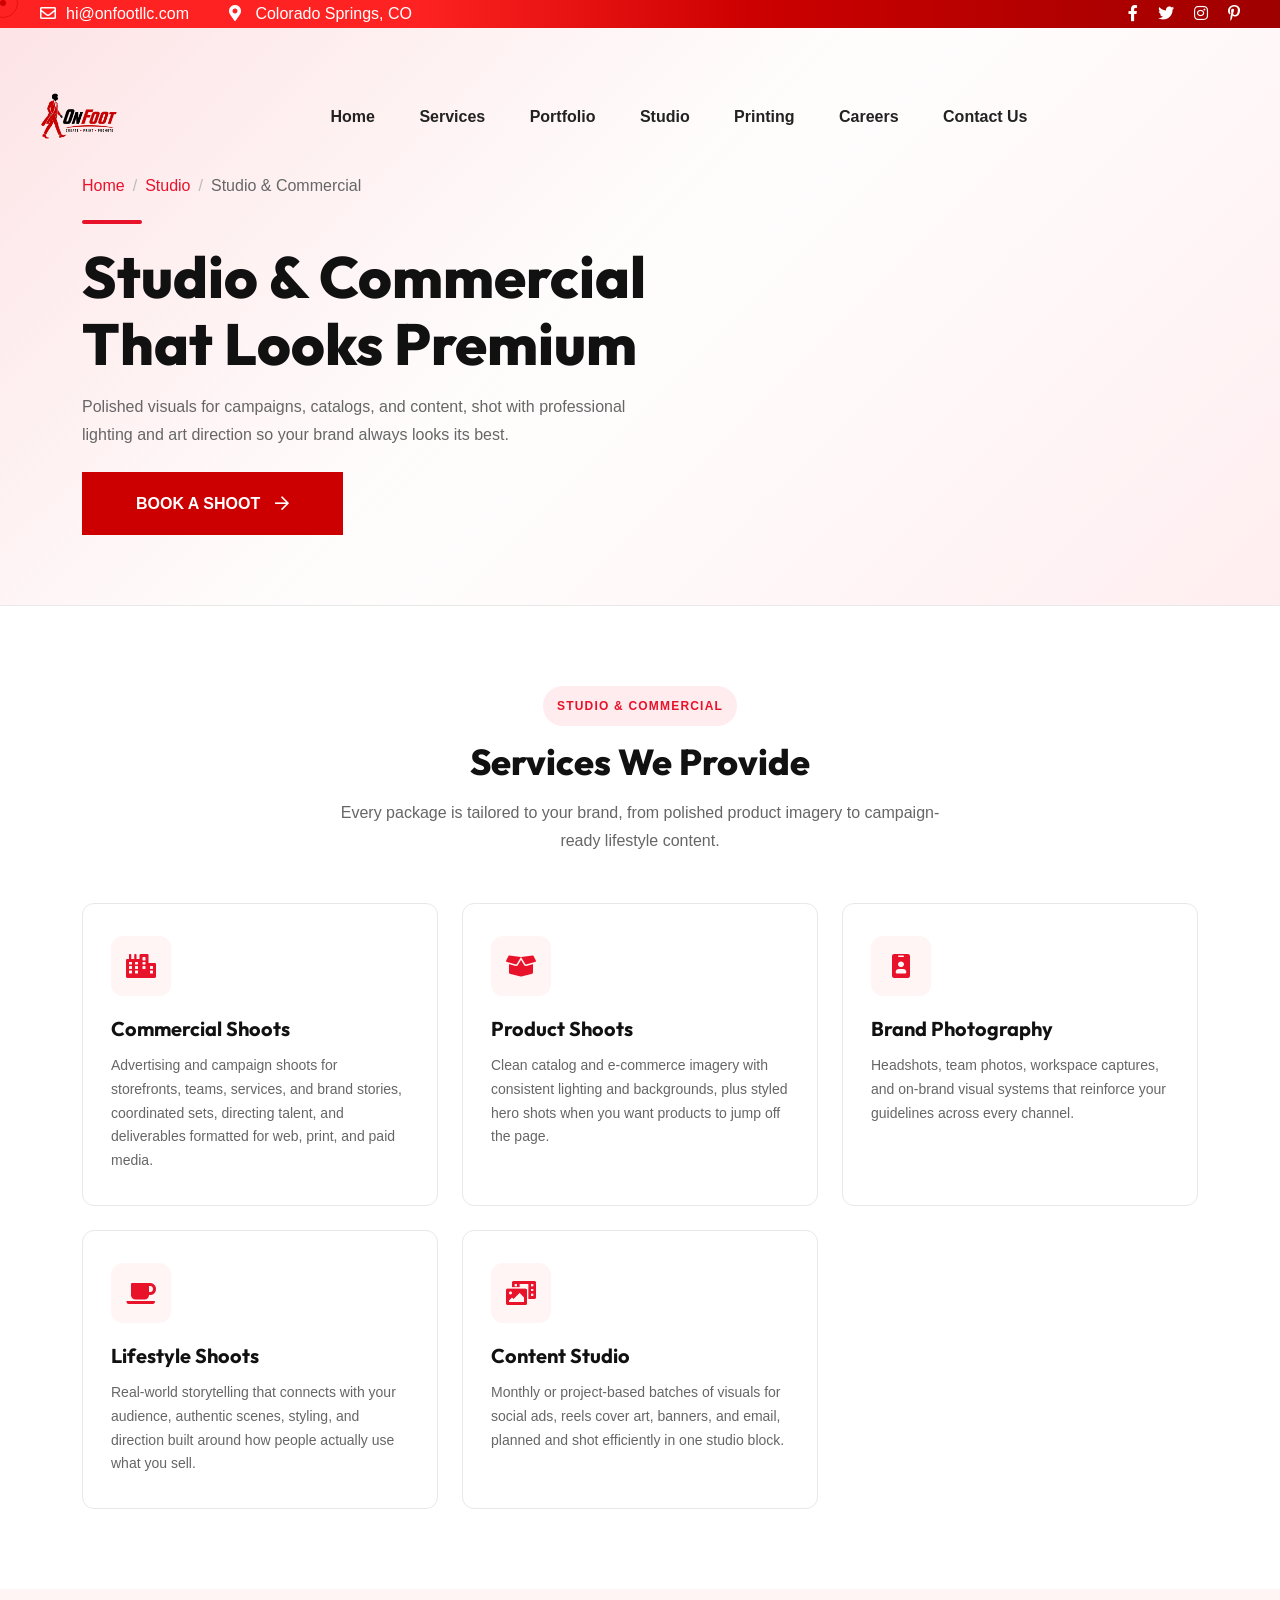
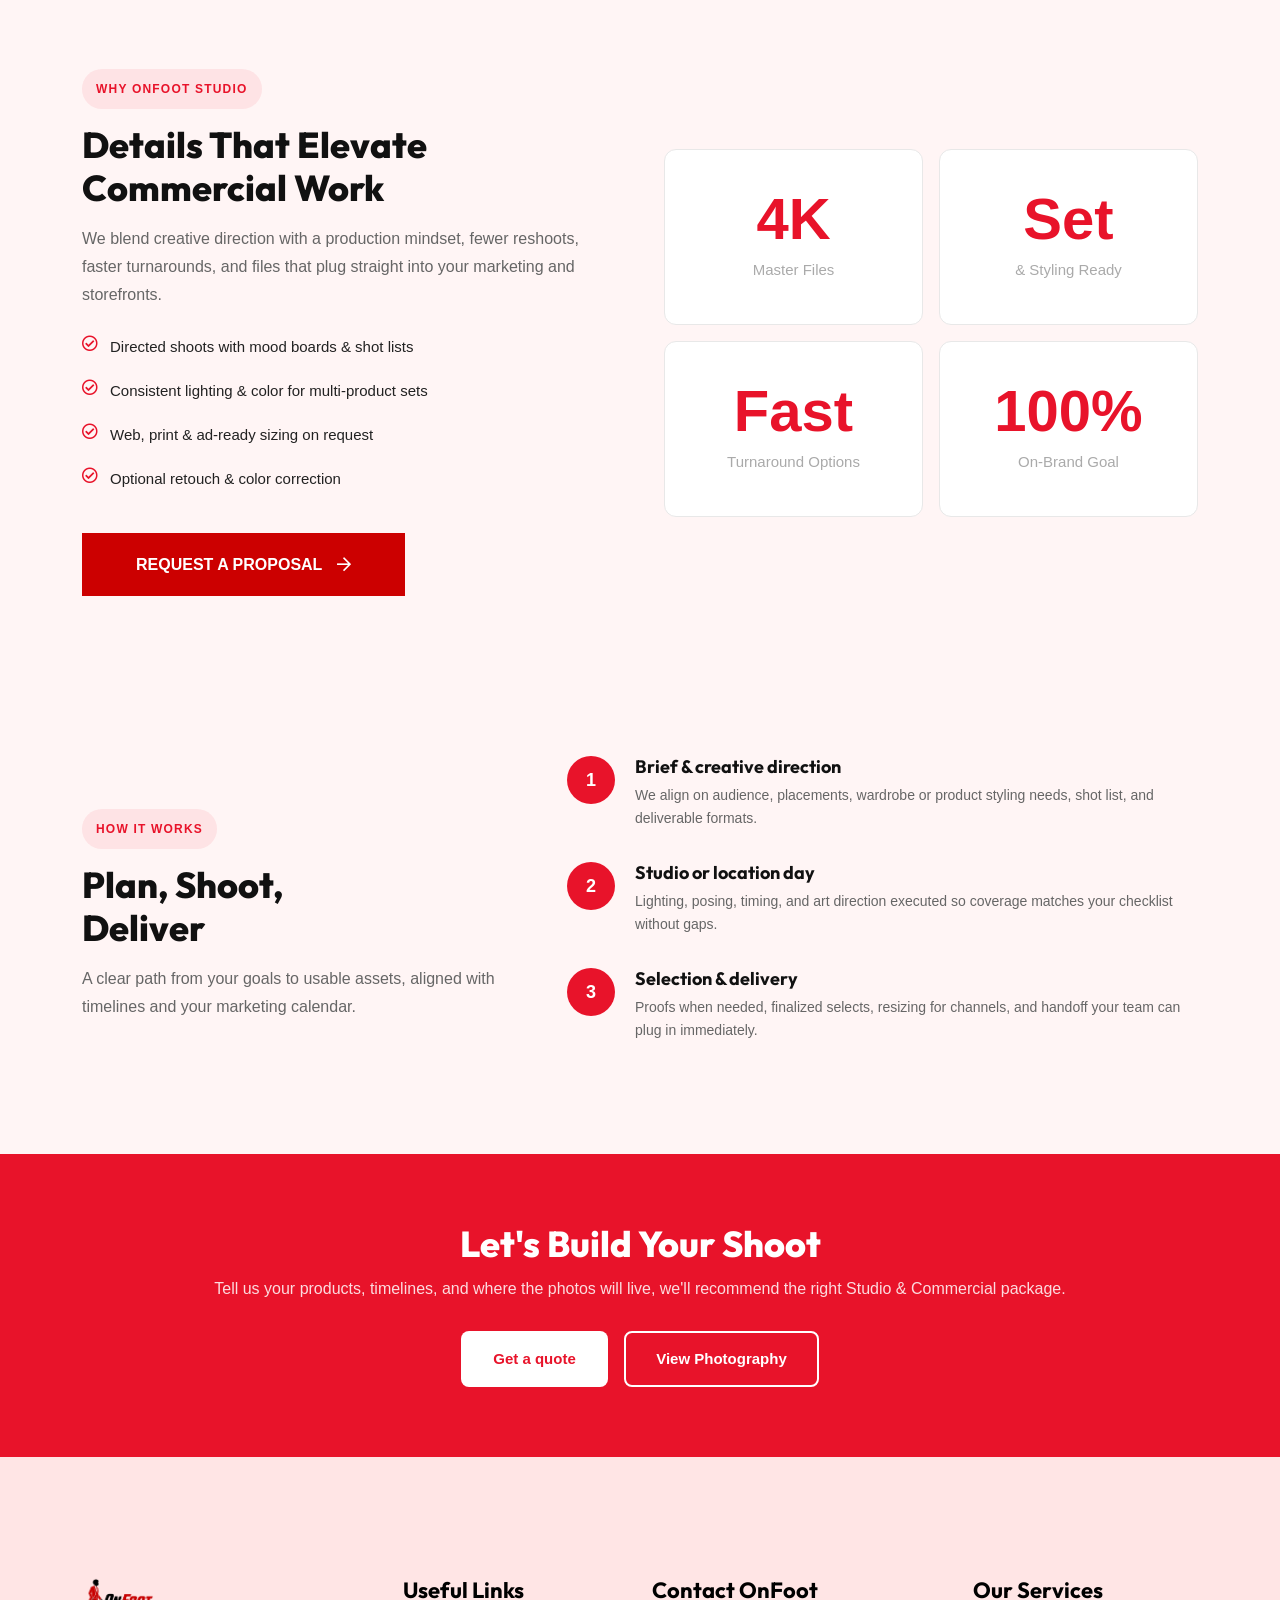
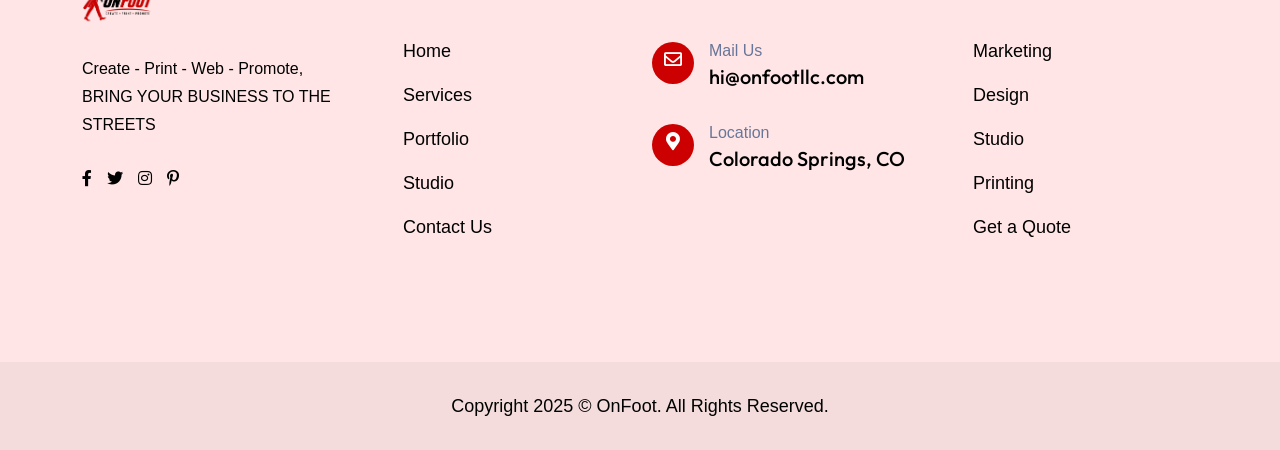
<file: studio-commercial.html>
<!DOCTYPE html>
<html lang="en">
<head>
    <meta charset="UTF-8">
    <meta http-equiv="X-UA-Compatible" content="IE=edge">
    <meta name="viewport" content="width=device-width, initial-scale=1">
    <title>Studio &amp; Commercial | OnFoot</title>
    <meta name="description" content="OnFoot Studio &amp; Commercial, commercial shoots, product photography, brand and lifestyle imagery, and content studio packages.">
    <link rel="shortcut icon" href="assets/img/favicon.svg">
    <link rel="stylesheet" href="assets/css/bootstrap.min.css">
    <link rel="stylesheet" href="assets/css/font-awesome.css">
    <link rel="stylesheet" href="assets/css/animate.css">
    <link rel="stylesheet" href="assets/css/magnific-popup.css">
    <link rel="stylesheet" href="assets/css/meanmenu.css">
    <link rel="stylesheet" href="assets/css/swiper-bundle.min.css">
    <link rel="stylesheet" href="assets/css/nice-select.css">
    <link rel="stylesheet" href="assets/css/main.css">
    <link rel="stylesheet" href="assets/css/hero.css">
    <style>
        :root {
            --red: #E8132A;
            --red-dark: #c0101f;
            --dark: #111111;
            --light-bg: #fff5f5;
            --text: #222222;
            --muted: #666666;
            --border: #e8e8e8;
        }
        /* Light hero (matches OnFoot bright theme); nav uses hero.css + overrides below */
        .page-hero {
            background: linear-gradient(135deg, #fff5f5 0%, #ffffff 45%, #ffeef0 100%);
            padding: 130px 0 70px;
            position: relative;
            overflow: hidden;
            margin-top: 0;
            border-bottom: 1px solid var(--border);
        }
        .page-hero::before { content: ''; position: absolute; inset: 0; background: linear-gradient(135deg, rgba(232,19,42,0.08) 0%, transparent 55%); pointer-events: none; }
        .page-hero .container { position: relative; z-index: 1; }
        .page-hero h1 { font-size: 58px; font-weight: 800; color: var(--dark); margin-bottom: 16px; line-height: 1.15; }
        .page-hero p { font-size: 16px; color: var(--muted); max-width: 560px; line-height: 1.7; margin-bottom: 24px; }
        .page-hero .breadcrumb { background: none; padding: 0; margin-bottom: 20px; }
        .page-hero .breadcrumb-item a { color: var(--red); text-decoration: none; }
        .page-hero .breadcrumb-item.active { color: var(--muted); }
        .page-hero .breadcrumb-item+.breadcrumb-item::before { color: #bbb; }
        .red-line { width: 60px; height: 4px; background: var(--red); border-radius: 2px; margin-bottom: 20px; }

        .sec-pad { padding: 80px 0; }
        .bg-dark-sec { background: var(--dark); }
        .bg-light-sec { background: var(--light-bg); }
        .sec-badge { display: inline-block; font-size: 12px; font-weight: 700; color: var(--red); text-transform: uppercase; letter-spacing: 0.1em; background: rgba(232,19,42,0.08); padding: 6px 14px; border-radius: 20px; margin-bottom: 14px; }
        .sec-title { font-size: 36px; font-weight: 800; color: var(--dark); line-height: 1.2; margin-bottom: 16px; }
        .sec-title.light { color: #fff; }
        .sec-desc { font-size: 16px; color: var(--muted); line-height: 1.75; }
        .sec-desc.light { color: #aaa; }

        .service-card { background: #fff; border: 1px solid var(--border); border-radius: 12px; padding: 32px 28px; transition: all 0.3s; height: 100%; }
        .service-card:hover { border-color: var(--red); box-shadow: 0 8px 30px rgba(232,19,42,0.1); transform: translateY(-4px); }
        .service-card .icon { width: 60px; height: 60px; background: var(--light-bg); border-radius: 12px; display: flex; align-items: center; justify-content: center; font-size: 24px; color: var(--red); margin-bottom: 20px; }
        .service-card h4 { font-size: 20px; font-weight: 700; color: var(--dark); margin-bottom: 12px; }
        .service-card p { font-size: 14px; color: var(--muted); line-height: 1.7; margin: 0; }

        .stat-card { text-align: center; padding: 40px 20px; }
        .stat-card .num { font-size: 58px; font-weight: 800; color: var(--red); line-height: 1; }
        .stat-card .label { font-size: 15px; color: #aaa; margin-top: 8px; }

        .step-card { display: flex; gap: 20px; align-items: flex-start; margin-bottom: 32px; }
        .step-num { width: 48px; height: 48px; background: var(--red); color: #fff; border-radius: 50%; display: flex; align-items: center; justify-content: center; font-size: 18px; font-weight: 800; flex-shrink: 0; }
        .step-content h5 { font-size: 18px; font-weight: 700; color: var(--dark); margin-bottom: 6px; }
        .step-content p { font-size: 14px; color: var(--muted); margin: 0; line-height: 1.65; }

        .cta-banner { background: var(--red); padding: 70px 0; text-align: center; }
        .cta-banner h2 { font-size: 36px; font-weight: 800; color: #fff; margin-bottom: 12px; }
        .cta-banner p { color: rgba(255,255,255,0.85); font-size: 16px; margin-bottom: 28px; }
        .btn-white { background: #fff; color: var(--red); border: none; padding: 14px 32px; border-radius: 8px; font-size: 15px; font-weight: 700; cursor: pointer; text-decoration: none; display: inline-block; transition: all 0.2s; }
        .btn-white:hover { background: var(--dark); color: #fff; }
        .btn-outline-white { background: transparent; color: #fff; border: 2px solid #fff; padding: 12px 30px; border-radius: 8px; font-size: 15px; font-weight: 700; cursor: pointer; text-decoration: none; display: inline-block; transition: all 0.2s; margin-left: 12px; }
        .btn-outline-white:hover { background: #fff; color: var(--red); }

        .feature-list { list-style: none; padding: 0; margin: 0; }
        .feature-list li { display: flex; align-items: flex-start; gap: 12px; margin-bottom: 16px; font-size: 15px; color: var(--text); }
        .feature-list li i { color: var(--red); font-size: 16px; margin-top: 2px; flex-shrink: 0; }

        /* Light hero: dark nav + icons at top (hero.css defaults to white for dark heroes) */
        body.page-studio-commercial .header-section-3 #header-sticky:not(.scrolled) .main-menu nav ul li a { color: #222 !important; }
        body.page-studio-commercial .header-section-3 #header-sticky:not(.scrolled) .main-menu nav ul li:hover > a { color: var(--red) !important; }
        body.page-studio-commercial .header-section-3 #header-sticky:not(.scrolled) .search-icon i,
        body.page-studio-commercial .header-section-3 #header-sticky:not(.scrolled) .cart-icon i,
        body.page-studio-commercial .header-section-3 #header-sticky:not(.scrolled) .sidebar__toggle i { color: #222 !important; }
        body.page-studio-commercial .header-section-3 #header-sticky:not(.scrolled) .main-menu nav ul li .submenu { background: #fff !important; border-top: 2px solid var(--red); }
        body.page-studio-commercial .header-section-3 #header-sticky:not(.scrolled) .main-menu nav ul li .submenu li a { color: #444 !important; }
        .studio-stat-tile { background: #fff; border: 1px solid var(--border); border-radius: 12px; }
        .studio-stat-tile .stat-card .label { color: var(--muted); }
    </style>
</head>
<body class="page-studio-commercial">
<div class="mouse-cursor cursor-outer"></div>
<div class="mouse-cursor cursor-inner"></div>
<div class="scroll-up">
    <svg class="scroll-circle svg-content" width="100%" height="100%" viewBox="-1 -1 102 102">
        <path d="M50,1 a49,49 0 0,1 0,98 a49,49 0 0,1 0,-98"/>
    </svg>
</div>

<!-- Offcanvas -->
<div class="fix-area">
    <div class="offcanvas__info">
        <div class="offcanvas__wrapper">
            <div class="offcanvas__content">
                <div class="offcanvas__top mb-5 d-flex justify-content-end align-items-center">
                    <div class="offcanvas__close"><button><i class="fas fa-times"></i></button></div>
                </div>
                <div class="mobile-menu fix mb-3"></div>
                <div class="offcanvas__contact">
                    <h4>Contact Info</h4>
                    <ul>
                        <li class="d-flex align-items-center">
                            <div class="offcanvas__contact-icon"><i class="fal fa-map-marker-alt"></i></div>
                            <div class="offcanvas__contact-text"><a href="#">Colorado Springs, CO</a></div>
                        </li>
                        <li class="d-flex align-items-center">
                            <div class="offcanvas__contact-icon mr-15"><i class="fal fa-envelope"></i></div>
                            <div class="offcanvas__contact-text"><a href="mailto:hi@onfootllc.com">hi@onfootllc.com</a></div>
                        </li>
                    </ul>
                    <div class="header-button mt-4"><a href="shop-leftsidebar.html" class="theme-btn">Shop Now <i class="far fa-arrow-right"></i></a></div>
                    <div class="social-icon d-flex align-items-center">
                        <a href="#"><i class="fab fa-facebook-f"></i></a>
                        <a href="#"><i class="fab fa-twitter"></i></a>
                        <a href="#"><i class="fab fa-instagram"></i></a>
                        <a href="#"><i class="fab fa-pinterest-p"></i></a>
                    </div>
                </div>
                        </div>
                    </div>
                </div>
            </div>
    </div>
</div>
<div class="offcanvas__overlay"></div>

<!-- Header -->
<header class="header-section-3">
    <div class="header-top-section">
        <div class="container-fluid">
            <div class="header-top-wrapper">
                <ul class="contact-list">
                    <li><i class="far fa-envelope"></i><a href="mailto:hi@onfootllc.com" class="link">hi@onfootllc.com</a></li>
                    <li><i class="fas fa-map-marker-alt"></i> Colorado Springs, CO</li>
                </ul>
                <div class="header-top-right">
                    <div class="social-icon d-flex align-items-center">
                        <a href="#"><i class="fab fa-facebook-f"></i></a>
                        <a href="#"><i class="fab fa-twitter"></i></a>
                        <a href="#"><i class="fab fa-instagram"></i></a>
                        <a href="#"><i class="fab fa-pinterest-p"></i></a>
                    </div>
                </div>
            </div>
        </div>
    </div>
    <div id="header-sticky" class="header-1 style-3">
        <div class="container-fluid">
            <div class="mega-menu-wrapper">
                <div class="header-main">
                    <div class="header-left">
                        <div class="logo">
                            <a href="index.html" class="header-logo"><img src="assets/img/logo/onfootlogo.png" alt="logo"></a>
                            <a href="index.html" class="header-logo-2"><img src="assets/img/logo/onfootlogo.png" alt="logo"></a>
                        </div>
                    </div>
                    <div class="mean__menu-wrapper">
                        <div class="main-menu">
                            <nav id="mobile-menu">
                                <ul>
                                    <li><a href="index.html">Home</a></li>
                                    <li class="has-dropdown">
                                        <a href="#">Services</a>
                                        <ul class="submenu">
                                            <li><a href="marketing.html">Marketing</a></li>
                                            <li><a href="design.html">Design</a></li>
                                        </ul>
                                    </li>
                                    <li><a href="portfolio.html">Portfolio</a></li>
                                    <li class="has-dropdown active">
                                        <a href="studio.html">Studio</a>
                                        <ul class="submenu">
                                            <li class="active"><a href="studio-commercial.html">Studio &amp; Commercial</a></li>
                                            <li><a href="photography.html">Photography</a></li>
                                            <li><a href="video-production.html">Video &amp; Production</a></li>
                                        </ul>
                                    </li>
                                    <li><a href="shop-leftsidebar.html">Printing</a></li>
                                    <li><a href="careers.html">Careers</a></li>
                                    <li><a href="contact.html">Contact Us</a></li>
                                </ul>
                            </nav>
                        </div>
                    </div>
                    <div class="header-right d-flex justify-content-end align-items-center">
<div class="header__hamburger d-xl-none my-auto"><div class="sidebar__toggle"><i class="far fa-bars"></i></div></div>
                    </div>
                </div>
            </div>
        </div>
    </div>
</header>

<!-- Cart Sidebar -->
<div id="targetElement" class="side_bar slideInRight side_bar_hidden">
    <div class="side_bar_overlay"></div>
    <div class="cart-title mb-50"><h4>Shopping cart</h4></div>
    <div class="cartmini__widget">
        <div class="cartmini__checkout">
            <div class="cartmini__checkout-title mb-4"><h4>Cart is empty</h4></div>
            <div class="cartmini__checkout-btn"><a href="shop-leftsidebar.html" class="theme-btn mb-2 w-100">Continue Shopping</a></div>
        </div>
    </div>
    <button id="closeButton" class="x-mark-icon"><i class="fas fa-times"></i></button>
</div>

<div class="page-hero">
    <div class="container">
        <nav aria-label="breadcrumb"><ol class="breadcrumb"><li class="breadcrumb-item"><a href="index.html">Home</a></li><li class="breadcrumb-item"><a href="studio.html">Studio</a></li><li class="breadcrumb-item active" aria-current="page">Studio &amp; Commercial</li></ol></nav>
        <div class="red-line"></div>
        <h1>Studio &amp; Commercial<br>That Looks Premium</h1>
        <p>Polished visuals for campaigns, catalogs, and content, shot with professional lighting and art direction so your brand always looks its best.</p>
        <a href="contact.html" class="theme-btn">Book a shoot <i class="far fa-arrow-right"></i></a>
    </div>
</div>

<!-- Services we provide -->
<section class="sec-pad">
    <div class="container">
        <div class="text-center mb-5">
            <span class="sec-badge">Studio &amp; Commercial</span>
            <h2 class="sec-title">Services We Provide</h2>
            <p class="sec-desc mx-auto" style="max-width:620px;">Every package is tailored to your brand, from polished product imagery to campaign-ready lifestyle content.</p>
        </div>
        <div class="row g-4">
            <div class="col-lg-4 col-md-6 wow fadeInUp" data-wow-delay=".1s">
                <div class="service-card">
                    <div class="icon"><i class="fas fa-city"></i></div>
                    <h4>Commercial Shoots</h4>
                    <p>Advertising and campaign shoots for storefronts, teams, services, and brand stories, coordinated sets, directing talent, and deliverables formatted for web, print, and paid media.</p>
                </div>
            </div>
            <div class="col-lg-4 col-md-6 wow fadeInUp" data-wow-delay=".2s">
                <div class="service-card">
                    <div class="icon"><i class="fas fa-box-open"></i></div>
                    <h4>Product Shoots</h4>
                    <p>Clean catalog and e‑commerce imagery with consistent lighting and backgrounds, plus styled hero shots when you want products to jump off the page.</p>
                </div>
            </div>
            <div class="col-lg-4 col-md-6 wow fadeInUp" data-wow-delay=".3s">
                <div class="service-card">
                    <div class="icon"><i class="fas fa-id-badge"></i></div>
                    <h4>Brand Photography</h4>
                    <p>Headshots, team photos, workspace captures, and on‑brand visual systems that reinforce your guidelines across every channel.</p>
                </div>
            </div>
            <div class="col-lg-4 col-md-6 wow fadeInUp" data-wow-delay=".4s">
                <div class="service-card">
                    <div class="icon"><i class="fas fa-coffee"></i></div>
                    <h4>Lifestyle Shoots</h4>
                    <p>Real-world storytelling that connects with your audience, authentic scenes, styling, and direction built around how people actually use what you sell.</p>
                </div>
            </div>
            <div class="col-lg-4 col-md-6 wow fadeInUp" data-wow-delay=".5s">
                <div class="service-card">
                    <div class="icon"><i class="fas fa-photo-video"></i></div>
                    <h4>Content Studio</h4>
                    <p>Monthly or project-based batches of visuals for social ads, reels cover art, banners, and email, planned and shot efficiently in one studio block.</p>
                </div>
            </div>
        </div>
    </div>
</section>

<!-- Why OnFoot Studio -->
<section class="sec-pad bg-light-sec">
    <div class="container">
        <div class="row g-5 align-items-center">
            <div class="col-lg-6 wow fadeInUp" data-wow-delay=".1s">
                <span class="sec-badge">Why OnFoot Studio</span>
                <h2 class="sec-title">Details That Elevate<br>Commercial Work</h2>
                <p class="sec-desc mb-4">We blend creative direction with a production mindset, fewer reshoots, faster turnarounds, and files that plug straight into your marketing and storefronts.</p>
                <ul class="feature-list">
                    <li><i class="far fa-check-circle"></i> <span>Directed shoots with mood boards &amp; shot lists</span></li>
                    <li><i class="far fa-check-circle"></i> <span>Consistent lighting &amp; color for multi-product sets</span></li>
                    <li><i class="far fa-check-circle"></i> <span>Web, print &amp; ad-ready sizing on request</span></li>
                    <li><i class="far fa-check-circle"></i> <span>Optional retouch &amp; color correction</span></li>
                </ul>
                <a href="contact.html" class="theme-btn mt-4">Request a proposal <i class="far fa-arrow-right"></i></a>
            </div>
            <div class="col-lg-6">
                <div class="row g-3">
                    <div class="col-6 wow fadeInUp" data-wow-delay=".1s"><div class="stat-card studio-stat-tile"><div class="num">4K</div><div class="label">Master Files</div></div></div>
                    <div class="col-6 wow fadeInUp" data-wow-delay=".2s"><div class="stat-card studio-stat-tile"><div class="num">Set</div><div class="label">&amp; Styling Ready</div></div></div>
                    <div class="col-6 wow fadeInUp" data-wow-delay=".3s"><div class="stat-card studio-stat-tile"><div class="num">Fast</div><div class="label">Turnaround Options</div></div></div>
                    <div class="col-6 wow fadeInUp" data-wow-delay=".4s"><div class="stat-card studio-stat-tile"><div class="num">100%</div><div class="label">On-Brand Goal</div></div></div>
                </div>
            </div>
        </div>
    </div>
</section>

<!-- Process -->
<section class="sec-pad bg-light-sec">
    <div class="container">
        <div class="row g-5 align-items-center">
            <div class="col-lg-5">
                <span class="sec-badge">How It Works</span>
                <h2 class="sec-title">Plan, Shoot,<br>Deliver</h2>
                <p class="sec-desc">A clear path from your goals to usable assets, aligned with timelines and your marketing calendar.</p>
            </div>
            <div class="col-lg-7">
                <div class="step-card wow fadeInUp" data-wow-delay=".1s"><div class="step-num">1</div><div class="step-content"><h5>Brief &amp; creative direction</h5><p>We align on audience, placements, wardrobe or product styling needs, shot list, and deliverable formats.</p></div></div>
                <div class="step-card wow fadeInUp" data-wow-delay=".2s"><div class="step-num">2</div><div class="step-content"><h5>Studio or location day</h5><p>Lighting, posing, timing, and art direction executed so coverage matches your checklist without gaps.</p></div></div>
                <div class="step-card wow fadeInUp" data-wow-delay=".3s"><div class="step-num">3</div><div class="step-content"><h5>Selection &amp; delivery</h5><p>Proofs when needed, finalized selects, resizing for channels, and handoff your team can plug in immediately.</p></div></div>
            </div>
        </div>
    </div>
</section>

<!-- CTA -->
<div class="cta-banner">
    <div class="container">
        <h2>Let's Build Your Shoot</h2>
        <p>Tell us your products, timelines, and where the photos will live, we'll recommend the right Studio &amp; Commercial package.</p>
        <a href="contact.html" class="btn-white">Get a quote</a>
        <a href="photography.html" class="btn-outline-white">View Photography</a>
    </div>
</div>

<!-- Footer -->
<footer class="footer-section section-bg">
    <div class="container">
        <div class="footer-widgets-wrapper">
            <div class="row">
                <div class="col-xl-3 col-sm-6 col-md-6 col-lg-4">
                    <div class="single-footer-widget">
                        <div class="widget-head"><a href="index.html"><img src="assets/img/logo/onfootlogo.png" alt="logo"></a></div>
                        <div class="footer-content">
                            <p>Create - Print - Web - Promote, BRING YOUR BUSINESS TO THE STREETS</p>
                            <div class="social-icon style-2 d-flex align-items-center">
                                <a href="#"><i class="fab fa-facebook-f"></i></a>
                                <a href="#"><i class="fab fa-twitter"></i></a>
                                <a href="#"><i class="fab fa-instagram"></i></a>
                                <a href="#"><i class="fab fa-pinterest-p"></i></a>
                            </div>
                        </div>
                    </div>
                </div>
                <div class="col-xl-3 col-sm-6 col-md-6 col-lg-4 ps-lg-5">
                    <div class="single-footer-widget">
                        <div class="widget-head"><h3>Useful Links</h3></div>
                        <ul class="list-items">
                            <li><a href="index.html">Home</a></li>
                            <li><a href="#">Services</a></li>
                            <li><a href="portfolio.html">Portfolio</a></li>
                            <li><a href="studio.html">Studio</a></li>
                            <li><a href="contact.html">Contact Us</a></li>
                        </ul>
                    </div>
                </div>
                <div class="col-xl-3 col-sm-6 col-md-6 col-lg-4">
                    <div class="single-footer-widget">
                        <div class="widget-head"><h3>Contact OnFoot</h3></div>
                        <ul class="contact-list-2">
                            <li>
                                <div class="icon"><i class="far fa-envelope" style="color:#fff;font-size:18px;"></i></div>
                                <div class="content"><span>Mail Us</span><h3><a href="mailto:hi@onfootllc.com">hi@onfootllc.com</a></h3></div>
                            </li>
                            <li>
                                <div class="icon"><i class="fas fa-map-marker-alt" style="color:#fff;font-size:18px;"></i></div>
                                <div class="content"><span>Location</span><h3>Colorado Springs, CO</h3></div>
                            </li>
                        </ul>
                    </div>
                </div>
                <div class="col-xl-3 col-sm-6 col-md-6 col-lg-4 ps-lg-5">
                    <div class="single-footer-widget">
                        <div class="widget-head"><h3>Our Services</h3></div>
                        <ul class="list-items">
                            <li><a href="marketing.html">Marketing</a></li>
                            <li><a href="design.html">Design</a></li>
                            <li><a href="studio.html">Studio</a></li>
                            <li><a href="shop-leftsidebar.html">Printing</a></li>
                            <li><a href="contact.html">Get a Quote</a></li>
                        </ul>
                    </div>
                </div>
            </div>
        </div>
    </div>
    <div class="footer-bottom">
        <div class="container">
            <div class="footer-bottom-wrapper justify-content-center">
                <p>Copyright 2025 &copy; OnFoot. All rights reserved.</p>
            </div>
        </div>
    </div>
</footer>

<script src="assets/js/jquery-3.7.1.min.js"></script>
<script src="assets/js/viewport.jquery.js"></script>
<script src="assets/js/bootstrap.bundle.min.js"></script>
<script src="assets/js/gsap/gsap.js"></script>
<script src="assets/js/gsap/gsap-scroll-trigger.js"></script>
<script src="assets/js/swiper-bundle.min.js"></script>
<script src="assets/js/jquery.meanmenu.min.js"></script>
<script src="assets/js/jquery.magnific-popup.min.js"></script>
<script src="assets/js/wow.min.js"></script>
<script src="assets/js/main.js"></script>
<script>
document.addEventListener('DOMContentLoaded', function () {
    var header = document.getElementById('header-sticky');
    if (!header) return;
    var threshold = 80;
    function onScroll() {
        if (window.scrollY > threshold) header.classList.add('scrolled');
        else header.classList.remove('scrolled');
    }
    window.addEventListener('scroll', onScroll, { passive: true });
    onScroll();
});
</script>
</body>
</html>
</file>
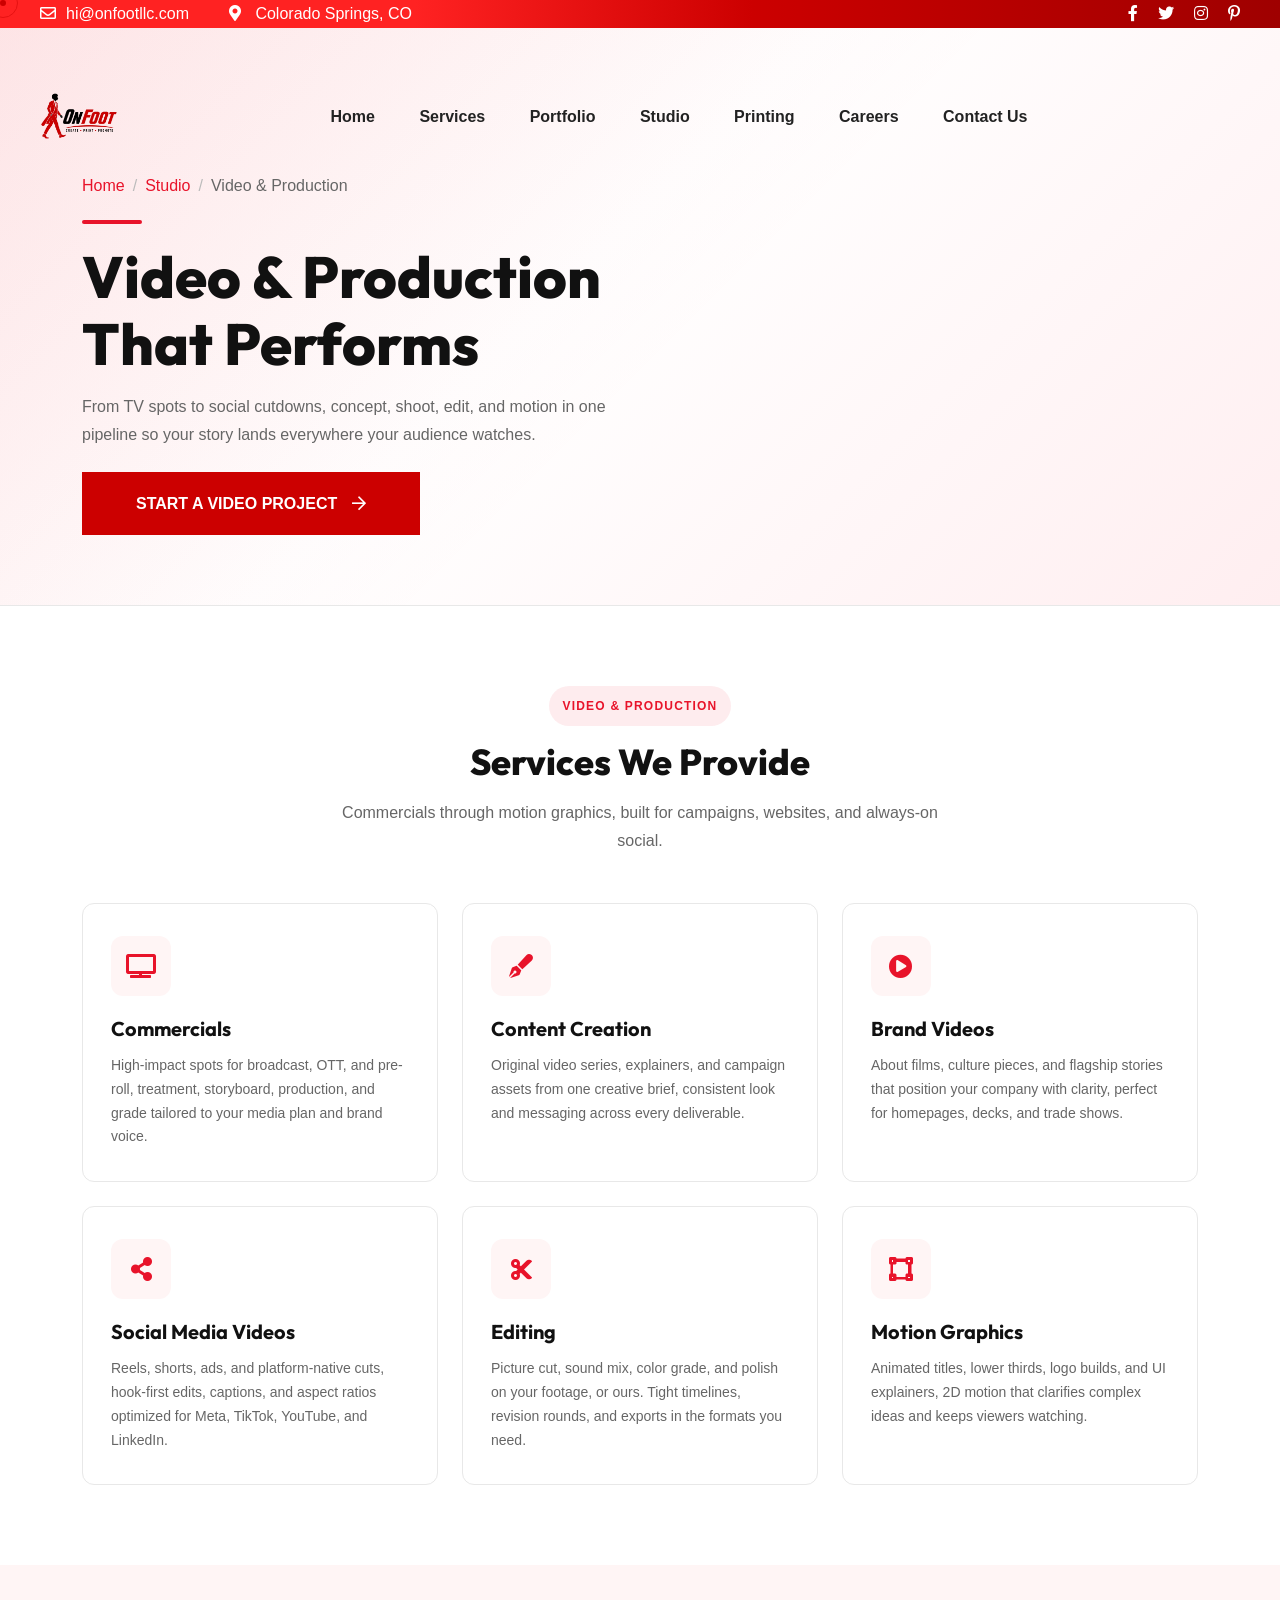
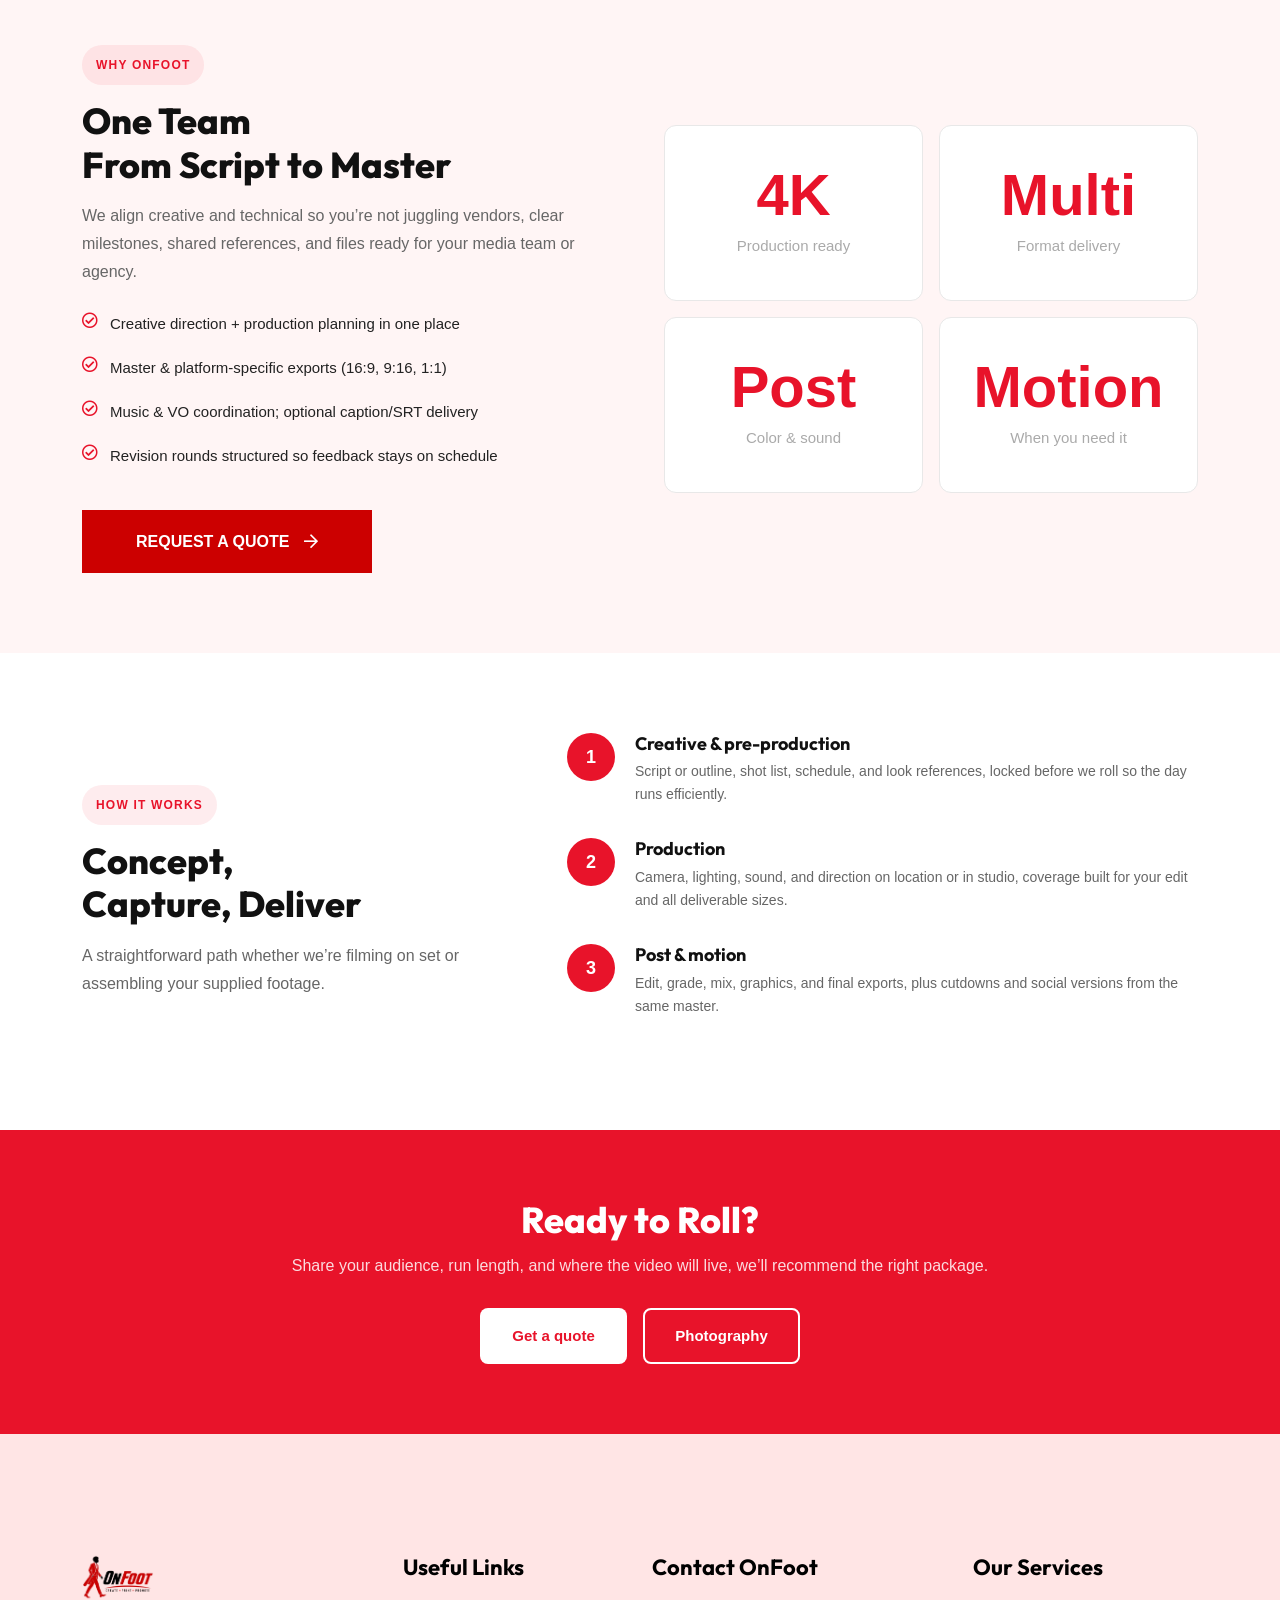
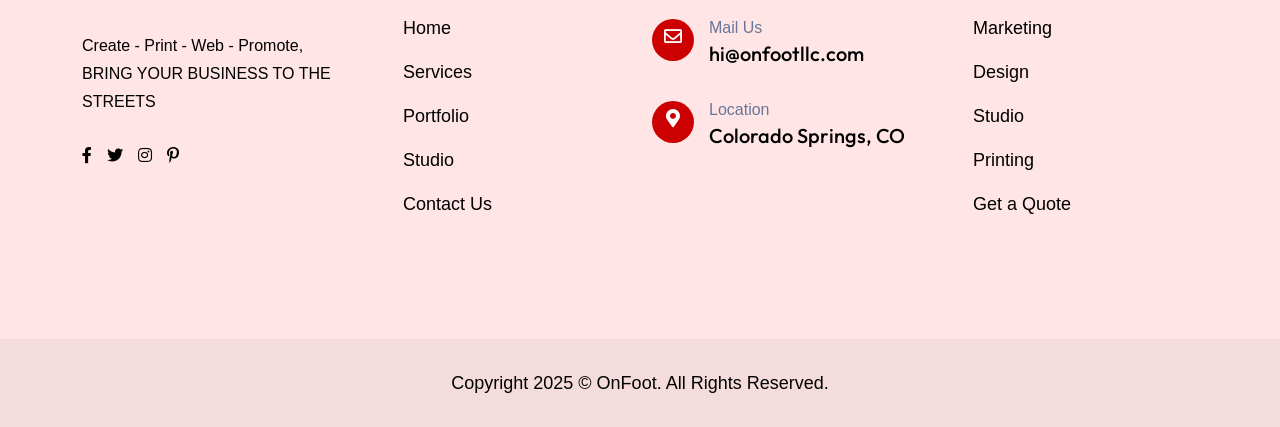
<file: video-production.html>
<!DOCTYPE html>
<html lang="en">
<head>
    <meta charset="UTF-8">
    <meta http-equiv="X-UA-Compatible" content="IE=edge">
    <meta name="viewport" content="width=device-width, initial-scale=1">
    <title>Video &amp; Production | OnFoot</title>
    <meta name="description" content="OnFoot Video &amp; Production, commercials, content, brand and social videos, editing, and motion graphics.">
    <link rel="shortcut icon" href="assets/img/favicon.svg">
    <link rel="stylesheet" href="assets/css/bootstrap.min.css">
    <link rel="stylesheet" href="assets/css/font-awesome.css">
    <link rel="stylesheet" href="assets/css/animate.css">
    <link rel="stylesheet" href="assets/css/magnific-popup.css">
    <link rel="stylesheet" href="assets/css/meanmenu.css">
    <link rel="stylesheet" href="assets/css/swiper-bundle.min.css">
    <link rel="stylesheet" href="assets/css/nice-select.css">
    <link rel="stylesheet" href="assets/css/main.css">
    <link rel="stylesheet" href="assets/css/hero.css">
    <style>
        :root {
            --red: #E8132A;
            --dark: #111111;
            --light-bg: #fff5f5;
            --text: #222222;
            --muted: #666666;
            --border: #e8e8e8;
        }
        .page-hero {
            background: linear-gradient(135deg, #fff5f5 0%, #ffffff 45%, #ffeef0 100%);
            padding: 130px 0 70px;
            position: relative;
            overflow: hidden;
            margin-top: 0;
            border-bottom: 1px solid var(--border);
        }
        .page-hero::before { content: ''; position: absolute; inset: 0; background: linear-gradient(135deg, rgba(232,19,42,0.08) 0%, transparent 55%); pointer-events: none; }
        .page-hero .container { position: relative; z-index: 1; }
        .page-hero h1 { font-size: 58px; font-weight: 800; color: var(--dark); margin-bottom: 16px; line-height: 1.15; }
        .page-hero p { font-size: 16px; color: var(--muted); max-width: 560px; line-height: 1.7; margin-bottom: 24px; }
        .page-hero .breadcrumb { background: none; padding: 0; margin-bottom: 20px; }
        .page-hero .breadcrumb-item a { color: var(--red); text-decoration: none; }
        .page-hero .breadcrumb-item.active { color: var(--muted); }
        .page-hero .breadcrumb-item+.breadcrumb-item::before { color: #bbb; }
        .red-line { width: 60px; height: 4px; background: var(--red); border-radius: 2px; margin-bottom: 20px; }

        .sec-pad { padding: 80px 0; }
        .bg-light-sec { background: var(--light-bg); }
        .sec-badge { display: inline-block; font-size: 12px; font-weight: 700; color: var(--red); text-transform: uppercase; letter-spacing: 0.1em; background: rgba(232,19,42,0.08); padding: 6px 14px; border-radius: 20px; margin-bottom: 14px; }
        .sec-title { font-size: 36px; font-weight: 800; color: var(--dark); line-height: 1.2; margin-bottom: 16px; }
        .sec-desc { font-size: 16px; color: var(--muted); line-height: 1.75; }

        .service-card { background: #fff; border: 1px solid var(--border); border-radius: 12px; padding: 32px 28px; transition: all 0.3s; height: 100%; }
        .service-card:hover { border-color: var(--red); box-shadow: 0 8px 30px rgba(232,19,42,0.1); transform: translateY(-4px); }
        .service-card .icon { width: 60px; height: 60px; background: var(--light-bg); border-radius: 12px; display: flex; align-items: center; justify-content: center; font-size: 24px; color: var(--red); margin-bottom: 20px; }
        .service-card h4 { font-size: 20px; font-weight: 700; color: var(--dark); margin-bottom: 12px; }
        .service-card p { font-size: 14px; color: var(--muted); line-height: 1.7; margin: 0; }

        .stat-card { text-align: center; padding: 40px 20px; }
        .stat-card .num { font-size: 58px; font-weight: 800; color: var(--red); line-height: 1; }
        .stat-card .label { font-size: 15px; color: #aaa; margin-top: 8px; }
        .video-stat-tile { background: #fff; border: 1px solid var(--border); border-radius: 12px; }
        .video-stat-tile .stat-card .label { color: var(--muted); }

        .step-card { display: flex; gap: 20px; align-items: flex-start; margin-bottom: 32px; }
        .step-num { width: 48px; height: 48px; background: var(--red); color: #fff; border-radius: 50%; display: flex; align-items: center; justify-content: center; font-size: 18px; font-weight: 800; flex-shrink: 0; }
        .step-content h5 { font-size: 18px; font-weight: 700; color: var(--dark); margin-bottom: 6px; }
        .step-content p { font-size: 14px; color: var(--muted); margin: 0; line-height: 1.65; }

        .cta-banner { background: var(--red); padding: 70px 0; text-align: center; }
        .cta-banner h2 { font-size: 36px; font-weight: 800; color: #fff; margin-bottom: 12px; }
        .cta-banner p { color: rgba(255,255,255,0.85); font-size: 16px; margin-bottom: 28px; }
        .btn-white { background: #fff; color: var(--red); border: none; padding: 14px 32px; border-radius: 8px; font-size: 15px; font-weight: 700; cursor: pointer; text-decoration: none; display: inline-block; transition: all 0.2s; }
        .btn-white:hover { background: var(--dark); color: #fff; }
        .btn-outline-white { background: transparent; color: #fff; border: 2px solid #fff; padding: 12px 30px; border-radius: 8px; font-size: 15px; font-weight: 700; cursor: pointer; text-decoration: none; display: inline-block; transition: all 0.2s; margin-left: 12px; }
        .btn-outline-white:hover { background: #fff; color: var(--red); }

        .feature-list { list-style: none; padding: 0; margin: 0; }
        .feature-list li { display: flex; align-items: flex-start; gap: 12px; margin-bottom: 16px; font-size: 15px; color: var(--text); }
        .feature-list li i { color: var(--red); font-size: 16px; margin-top: 2px; flex-shrink: 0; }

        body.page-video-production .header-section-3 #header-sticky:not(.scrolled) .main-menu nav ul li a { color: #222 !important; }
        body.page-video-production .header-section-3 #header-sticky:not(.scrolled) .main-menu nav ul li:hover > a { color: var(--red) !important; }
        body.page-video-production .header-section-3 #header-sticky:not(.scrolled) .search-icon i,
        body.page-video-production .header-section-3 #header-sticky:not(.scrolled) .cart-icon i,
        body.page-video-production .header-section-3 #header-sticky:not(.scrolled) .sidebar__toggle i { color: #222 !important; }
        body.page-video-production .header-section-3 #header-sticky:not(.scrolled) .main-menu nav ul li .submenu { background: #fff !important; border-top: 2px solid var(--red); }
        body.page-video-production .header-section-3 #header-sticky:not(.scrolled) .main-menu nav ul li .submenu li a { color: #444 !important; }
    </style>
</head>
<body class="page-video-production">
<div class="mouse-cursor cursor-outer"></div>
<div class="mouse-cursor cursor-inner"></div>
<div class="scroll-up">
    <svg class="scroll-circle svg-content" width="100%" height="100%" viewBox="-1 -1 102 102">
        <path d="M50,1 a49,49 0 0,1 0,98 a49,49 0 0,1 0,-98"/>
    </svg>
</div>

<div class="fix-area">
    <div class="offcanvas__info">
        <div class="offcanvas__wrapper">
            <div class="offcanvas__content">
                <div class="offcanvas__top mb-5 d-flex justify-content-end align-items-center">
                    <div class="offcanvas__close"><button><i class="fas fa-times"></i></button></div>
                </div>
                <div class="mobile-menu fix mb-3"></div>
                <div class="offcanvas__contact">
                    <h4>Contact Info</h4>
                    <ul>
                        <li class="d-flex align-items-center">
                            <div class="offcanvas__contact-icon"><i class="fal fa-map-marker-alt"></i></div>
                            <div class="offcanvas__contact-text"><a href="#">Colorado Springs, CO</a></div>
                        </li>
                        <li class="d-flex align-items-center">
                            <div class="offcanvas__contact-icon mr-15"><i class="fal fa-envelope"></i></div>
                            <div class="offcanvas__contact-text"><a href="mailto:hi@onfootllc.com">hi@onfootllc.com</a></div>
                        </li>
                    </ul>
                    <div class="header-button mt-4"><a href="shop-leftsidebar.html" class="theme-btn">Shop Now <i class="far fa-arrow-right"></i></a></div>
                    <div class="social-icon d-flex align-items-center">
                        <a href="#"><i class="fab fa-facebook-f"></i></a>
                        <a href="#"><i class="fab fa-twitter"></i></a>
                        <a href="#"><i class="fab fa-instagram"></i></a>
                        <a href="#"><i class="fab fa-pinterest-p"></i></a>
                    </div>
                </div>
                        </div>
                    </div>
                </div>
            </div>
    </div>
</div>
<div class="offcanvas__overlay"></div>

<header class="header-section-3">
    <div class="header-top-section">
        <div class="container-fluid">
            <div class="header-top-wrapper">
                <ul class="contact-list">
                    <li><i class="far fa-envelope"></i><a href="mailto:hi@onfootllc.com" class="link">hi@onfootllc.com</a></li>
                    <li><i class="fas fa-map-marker-alt"></i> Colorado Springs, CO</li>
                </ul>
                <div class="header-top-right">
                    <div class="social-icon d-flex align-items-center">
                        <a href="#"><i class="fab fa-facebook-f"></i></a>
                        <a href="#"><i class="fab fa-twitter"></i></a>
                        <a href="#"><i class="fab fa-instagram"></i></a>
                        <a href="#"><i class="fab fa-pinterest-p"></i></a>
                    </div>
                </div>
            </div>
        </div>
    </div>
    <div id="header-sticky" class="header-1 style-3">
        <div class="container-fluid">
            <div class="mega-menu-wrapper">
                <div class="header-main">
                    <div class="header-left">
                        <div class="logo">
                            <a href="index.html" class="header-logo"><img src="assets/img/logo/onfootlogo.png" alt="logo"></a>
                            <a href="index.html" class="header-logo-2"><img src="assets/img/logo/onfootlogo.png" alt="logo"></a>
                        </div>
                    </div>
                    <div class="mean__menu-wrapper">
                        <div class="main-menu">
                            <nav id="mobile-menu">
                                <ul>
                                    <li><a href="index.html">Home</a></li>
                                    <li class="has-dropdown">
                                        <a href="#">Services</a>
                                        <ul class="submenu">
                                            <li><a href="marketing.html">Marketing</a></li>
                                            <li><a href="design.html">Design</a></li>
                                        </ul>
                                    </li>
                                    <li><a href="portfolio.html">Portfolio</a></li>
                                    <li class="has-dropdown active">
                                        <a href="studio.html">Studio</a>
                                        <ul class="submenu">
                                            <li><a href="studio-commercial.html">Studio &amp; Commercial</a></li>
                                            <li><a href="photography.html">Photography</a></li>
                                            <li class="active"><a href="video-production.html">Video &amp; Production</a></li>
                                        </ul>
                                    </li>
                                    <li><a href="shop-leftsidebar.html">Printing</a></li>
                                    <li><a href="careers.html">Careers</a></li>
                                    <li><a href="contact.html">Contact Us</a></li>
                                </ul>
                            </nav>
                        </div>
                    </div>
                    <div class="header-right d-flex justify-content-end align-items-center">
<div class="header__hamburger d-xl-none my-auto"><div class="sidebar__toggle"><i class="far fa-bars"></i></div></div>
                    </div>
                </div>
            </div>
        </div>
    </div>
</header>

<div id="targetElement" class="side_bar slideInRight side_bar_hidden">
    <div class="side_bar_overlay"></div>
    <div class="cart-title mb-50"><h4>Shopping cart</h4></div>
    <div class="cartmini__widget">
        <div class="cartmini__checkout">
            <div class="cartmini__checkout-title mb-4"><h4>Cart is empty</h4></div>
            <div class="cartmini__checkout-btn"><a href="shop-leftsidebar.html" class="theme-btn mb-2 w-100">Continue Shopping</a></div>
        </div>
    </div>
    <button id="closeButton" class="x-mark-icon"><i class="fas fa-times"></i></button>
</div>

<div class="page-hero">
    <div class="container">
        <nav aria-label="breadcrumb"><ol class="breadcrumb"><li class="breadcrumb-item"><a href="index.html">Home</a></li><li class="breadcrumb-item"><a href="studio.html">Studio</a></li><li class="breadcrumb-item active" aria-current="page">Video &amp; Production</li></ol></nav>
        <div class="red-line"></div>
        <h1>Video &amp; Production<br>That Performs</h1>
        <p>From TV spots to social cutdowns, concept, shoot, edit, and motion in one pipeline so your story lands everywhere your audience watches.</p>
        <a href="contact.html" class="theme-btn">Start a video project <i class="far fa-arrow-right"></i></a>
    </div>
</div>

<section class="sec-pad">
    <div class="container">
        <div class="text-center mb-5">
            <span class="sec-badge">Video &amp; Production</span>
            <h2 class="sec-title">Services We Provide</h2>
            <p class="sec-desc mx-auto" style="max-width:620px;">Commercials through motion graphics, built for campaigns, websites, and always-on social.</p>
        </div>
        <div class="row g-4">
            <div class="col-lg-4 col-md-6 wow fadeInUp" data-wow-delay=".1s">
                <div class="service-card">
                    <div class="icon"><i class="fas fa-tv"></i></div>
                    <h4>Commercials</h4>
                    <p>High-impact spots for broadcast, OTT, and pre-roll, treatment, storyboard, production, and grade tailored to your media plan and brand voice.</p>
                </div>
            </div>
            <div class="col-lg-4 col-md-6 wow fadeInUp" data-wow-delay=".2s">
                <div class="service-card">
                    <div class="icon"><i class="fas fa-pen-fancy"></i></div>
                    <h4>Content Creation</h4>
                    <p>Original video series, explainers, and campaign assets from one creative brief, consistent look and messaging across every deliverable.</p>
                </div>
            </div>
            <div class="col-lg-4 col-md-6 wow fadeInUp" data-wow-delay=".3s">
                <div class="service-card">
                    <div class="icon"><i class="fas fa-play-circle"></i></div>
                    <h4>Brand Videos</h4>
                    <p>About films, culture pieces, and flagship stories that position your company with clarity, perfect for homepages, decks, and trade shows.</p>
                </div>
            </div>
            <div class="col-lg-4 col-md-6 wow fadeInUp" data-wow-delay=".4s">
                <div class="service-card">
                    <div class="icon"><i class="fas fa-share-alt"></i></div>
                    <h4>Social Media Videos</h4>
                    <p>Reels, shorts, ads, and platform-native cuts, hook-first edits, captions, and aspect ratios optimized for Meta, TikTok, YouTube, and LinkedIn.</p>
                </div>
            </div>
            <div class="col-lg-4 col-md-6 wow fadeInUp" data-wow-delay=".5s">
                <div class="service-card">
                    <div class="icon"><i class="fas fa-cut"></i></div>
                    <h4>Editing</h4>
                    <p>Picture cut, sound mix, color grade, and polish on your footage, or ours. Tight timelines, revision rounds, and exports in the formats you need.</p>
                </div>
            </div>
            <div class="col-lg-4 col-md-6 wow fadeInUp" data-wow-delay=".6s">
                <div class="service-card">
                    <div class="icon"><i class="fas fa-vector-square"></i></div>
                    <h4>Motion Graphics</h4>
                    <p>Animated titles, lower thirds, logo builds, and UI explainers, 2D motion that clarifies complex ideas and keeps viewers watching.</p>
                </div>
            </div>
        </div>
    </div>
</section>

<section class="sec-pad bg-light-sec">
    <div class="container">
        <div class="row g-5 align-items-center">
            <div class="col-lg-6 wow fadeInUp" data-wow-delay=".1s">
                <span class="sec-badge">Why OnFoot</span>
                <h2 class="sec-title">One Team<br>From Script to Master</h2>
                <p class="sec-desc mb-4">We align creative and technical so you’re not juggling vendors, clear milestones, shared references, and files ready for your media team or agency.</p>
                <ul class="feature-list">
                    <li><i class="far fa-check-circle"></i> <span>Creative direction + production planning in one place</span></li>
                    <li><i class="far fa-check-circle"></i> <span>Master &amp; platform-specific exports (16:9, 9:16, 1:1)</span></li>
                    <li><i class="far fa-check-circle"></i> <span>Music &amp; VO coordination; optional caption/SRT delivery</span></li>
                    <li><i class="far fa-check-circle"></i> <span>Revision rounds structured so feedback stays on schedule</span></li>
                </ul>
                <a href="contact.html" class="theme-btn mt-4">Request a quote <i class="far fa-arrow-right"></i></a>
            </div>
            <div class="col-lg-6">
                <div class="row g-3">
                    <div class="col-6 wow fadeInUp" data-wow-delay=".1s"><div class="stat-card video-stat-tile"><div class="num">4K</div><div class="label">Production ready</div></div></div>
                    <div class="col-6 wow fadeInUp" data-wow-delay=".2s"><div class="stat-card video-stat-tile"><div class="num">Multi</div><div class="label">Format delivery</div></div></div>
                    <div class="col-6 wow fadeInUp" data-wow-delay=".3s"><div class="stat-card video-stat-tile"><div class="num">Post</div><div class="label">Color &amp; sound</div></div></div>
                    <div class="col-6 wow fadeInUp" data-wow-delay=".4s"><div class="stat-card video-stat-tile"><div class="num">Motion</div><div class="label">When you need it</div></div></div>
                </div>
            </div>
        </div>
    </div>
</section>

<section class="sec-pad">
    <div class="container">
        <div class="row g-5 align-items-center">
            <div class="col-lg-5">
                <span class="sec-badge">How It Works</span>
                <h2 class="sec-title">Concept,<br>Capture, Deliver</h2>
                <p class="sec-desc">A straightforward path whether we’re filming on set or assembling your supplied footage.</p>
            </div>
            <div class="col-lg-7">
                <div class="step-card wow fadeInUp" data-wow-delay=".1s"><div class="step-num">1</div><div class="step-content"><h5>Creative &amp; pre-production</h5><p>Script or outline, shot list, schedule, and look references, locked before we roll so the day runs efficiently.</p></div></div>
                <div class="step-card wow fadeInUp" data-wow-delay=".2s"><div class="step-num">2</div><div class="step-content"><h5>Production</h5><p>Camera, lighting, sound, and direction on location or in studio, coverage built for your edit and all deliverable sizes.</p></div></div>
                <div class="step-card wow fadeInUp" data-wow-delay=".3s"><div class="step-num">3</div><div class="step-content"><h5>Post &amp; motion</h5><p>Edit, grade, mix, graphics, and final exports, plus cutdowns and social versions from the same master.</p></div></div>
            </div>
        </div>
    </div>
</section>

<div class="cta-banner">
    <div class="container">
        <h2>Ready to Roll?</h2>
        <p>Share your audience, run length, and where the video will live, we’ll recommend the right package.</p>
        <a href="contact.html" class="btn-white">Get a quote</a>
        <a href="photography.html" class="btn-outline-white">Photography</a>
    </div>
</div>

<footer class="footer-section section-bg">
    <div class="container">
        <div class="footer-widgets-wrapper">
            <div class="row">
                <div class="col-xl-3 col-sm-6 col-md-6 col-lg-4">
                    <div class="single-footer-widget">
                        <div class="widget-head"><a href="index.html"><img src="assets/img/logo/onfootlogo.png" alt="logo"></a></div>
                        <div class="footer-content">
                            <p>Create - Print - Web - Promote, BRING YOUR BUSINESS TO THE STREETS</p>
                            <div class="social-icon style-2 d-flex align-items-center">
                                <a href="#"><i class="fab fa-facebook-f"></i></a>
                                <a href="#"><i class="fab fa-twitter"></i></a>
                                <a href="#"><i class="fab fa-instagram"></i></a>
                                <a href="#"><i class="fab fa-pinterest-p"></i></a>
                            </div>
                        </div>
                    </div>
                </div>
                <div class="col-xl-3 col-sm-6 col-md-6 col-lg-4 ps-lg-5">
                    <div class="single-footer-widget">
                        <div class="widget-head"><h3>Useful Links</h3></div>
                        <ul class="list-items">
                            <li><a href="index.html">Home</a></li>
                            <li><a href="#">Services</a></li>
                            <li><a href="portfolio.html">Portfolio</a></li>
                            <li><a href="studio.html">Studio</a></li>
                            <li><a href="contact.html">Contact Us</a></li>
                        </ul>
                    </div>
                </div>
                <div class="col-xl-3 col-sm-6 col-md-6 col-lg-4">
                    <div class="single-footer-widget">
                        <div class="widget-head"><h3>Contact OnFoot</h3></div>
                        <ul class="contact-list-2">
                            <li>
                                <div class="icon"><i class="far fa-envelope" style="color:#fff;font-size:18px;"></i></div>
                                <div class="content"><span>Mail Us</span><h3><a href="mailto:hi@onfootllc.com">hi@onfootllc.com</a></h3></div>
                            </li>
                            <li>
                                <div class="icon"><i class="fas fa-map-marker-alt" style="color:#fff;font-size:18px;"></i></div>
                                <div class="content"><span>Location</span><h3>Colorado Springs, CO</h3></div>
                            </li>
                        </ul>
                    </div>
                </div>
                <div class="col-xl-3 col-sm-6 col-md-6 col-lg-4 ps-lg-5">
                    <div class="single-footer-widget">
                        <div class="widget-head"><h3>Our Services</h3></div>
                        <ul class="list-items">
                            <li><a href="marketing.html">Marketing</a></li>
                            <li><a href="design.html">Design</a></li>
                            <li><a href="studio.html">Studio</a></li>
                            <li><a href="shop-leftsidebar.html">Printing</a></li>
                            <li><a href="contact.html">Get a Quote</a></li>
                        </ul>
                    </div>
                </div>
            </div>
        </div>
    </div>
    <div class="footer-bottom">
        <div class="container">
            <div class="footer-bottom-wrapper justify-content-center">
                <p>Copyright 2025 &copy; OnFoot. All rights reserved.</p>
            </div>
        </div>
    </div>
</footer>

<script src="assets/js/jquery-3.7.1.min.js"></script>
<script src="assets/js/viewport.jquery.js"></script>
<script src="assets/js/bootstrap.bundle.min.js"></script>
<script src="assets/js/gsap/gsap.js"></script>
<script src="assets/js/gsap/gsap-scroll-trigger.js"></script>
<script src="assets/js/swiper-bundle.min.js"></script>
<script src="assets/js/jquery.meanmenu.min.js"></script>
<script src="assets/js/jquery.magnific-popup.min.js"></script>
<script src="assets/js/wow.min.js"></script>
<script src="assets/js/main.js"></script>
<script>
document.addEventListener('DOMContentLoaded', function () {
    var header = document.getElementById('header-sticky');
    if (!header) return;
    var threshold = 80;
    function onScroll() {
        if (window.scrollY > threshold) header.classList.add('scrolled');
        else header.classList.remove('scrolled');
    }
    window.addEventListener('scroll', onScroll, { passive: true });
    onScroll();
});
</script>
</body>
</html>
</file>
<file: assets/css/nice-select.css>
.nice-select {
  -webkit-tap-highlight-color: transparent;
  background-color: transparent;
  border-radius: 5px;
  border: solid 1px #CC0000;
  box-sizing: border-box;
  clear: both;
  cursor: pointer;
  display: block;
  font-family: inherit;
  font-size: 18px;
  font-weight: normal;
  outline: none;
 padding: 14px 35px 14px 15px;
  position: relative;
  text-align: left !important;
  -webkit-transition: all 0.2s ease-in-out;
  transition: all 0.2s ease-in-out;
  -webkit-user-select: none;
     -moz-user-select: none;
      -ms-user-select: none;
          user-select: none;
  white-space: nowrap;
  width: 160px;
 }
  .nice-select:hover {
    border-color: #CC0000; }
  .nice-select:active, .nice-select.open, .nice-select:focus {
    border-color: #CC0000; }
  .nice-select:after {
    border-bottom: 2px solid #CC0000;
    border-right: 2px solid #CC0000;
    content: '';
    display: block;
    height: 12px;
    margin-top: -6px;
    pointer-events: none;
    position: absolute;
    right: 14px;
    top: 50%;
    -webkit-transform-origin: 66% 66%;
        -ms-transform-origin: 66% 66%;
            transform-origin: 66% 66%;
    -webkit-transform: rotate(45deg);
        -ms-transform: rotate(45deg);
            transform: rotate(45deg);
    -webkit-transition: all 0.15s ease-in-out;
    transition: all 0.15s ease-in-out;
    width: 12px; }
  .nice-select.open:after {
    -webkit-transform: rotate(-135deg);
        -ms-transform: rotate(-135deg);
            transform: rotate(-135deg); }
  .nice-select.open .list {
    opacity: 1;
    display: block;
    pointer-events: auto;
    -webkit-transform: scale(1) translateY(0);
        -ms-transform: scale(1) translateY(0);
            transform: scale(1) translateY(0); }
  .nice-select.disabled {
    border-color: #CC0000;
    color: #CC0000;
    pointer-events: none; }
    .nice-select.disabled:after {
      border-color: #CC0000; }
  .nice-select.wide {
    width: 100%; }
    .nice-select.wide .list {
      left: 0 !important;
      right: 0 !important; }
  .nice-select.right {
    float: right; }
    .nice-select.right .list {
      left: auto;
      right: 0; }
  .nice-select.small {
    font-size: 12px;
    height: 36px;
    line-height: 34px; }
    .nice-select.small:after {
      height: 4px;
      width: 4px; }
    .nice-select.small .option {
      line-height: 34px;
      min-height: 34px; }
  .nice-select .list {
    background-color: #1a1a1a;
    border-radius: 5px;
    box-sizing: border-box;
    margin-top: 4px;
    opacity: 0;
    width: 160px;
    display: none;
    overflow: hidden;
    padding: 0;
    pointer-events: none;
    position: absolute;
    right: 0;
    -webkit-transform-origin: 50% 0;
        -ms-transform-origin: 50% 0;
            transform-origin: 50% 0;
    -webkit-transform: scale(0.75) translateY(-21px);
        -ms-transform: scale(0.75) translateY(-21px);
            transform: scale(0.75) translateY(-21px);
    -webkit-transition: all 0.2s cubic-bezier(0.5, 0, 0, 1.25), opacity 0.15s ease-out;
    transition: all 0.2s cubic-bezier(0.5, 0, 0, 1.25), opacity 0.15s ease-out;
    z-index: 9;
    margin-bottom: 4px;
    
   }
   .nice-select .list li:not(:last-child){
      margin-right: 0 !important;
   }   
  .nice-select .option {
    cursor: pointer;
    font-weight: 400;
    line-height: 40px;
    list-style: none;
    min-height: 40px;
    outline: none;
    z-index: 9999999;
    padding: 0px 10px;
    border: 1px solid #333333;
    text-align: left;
    -webkit-transition: all 0.2s;
    transition: all 0.2s;
   }
    .nice-select .option:hover, .nice-select .option.focus, .nice-select .option.selected.focus {
      background-color: #2C2C2C; }
    .nice-select .option.selected {
      font-weight: bold; }
    .nice-select .option.disabled {
      background-color: transparent;
      color: #999;
      cursor: default;
     }

.no-csspointerevents .nice-select .list {
  display: none; }

.no-csspointerevents .nice-select.open .list {
  display: block; }
</file>
<file: assets/css/main.css>
/*
Theme Name: Printnow
Author: Modina Theme
Author URI: https://themeforest.net/user/modinatheme/
Description: Printing Company & Design Services HTML Template
Version: 1.1.0
*/
@import url("https://fonts.googleapis.com/css2?family=Outfit:wght@100..900&display=swap");
@import url("https://fonts.cdnfonts.com/css/satoshi");
:root {
  --body: #fff;
  --black: #000;
  --white: #fff;
  --theme: #CC0000;
  --theme2: #990000;
  --header: #000000;
  --base: #CC0000;
  --text: #767676;
  --text2: #8A8C94;
  --border: #000000;
  --button: #1a1a1a;
  --button2: #111111;
  --ratting: #D4AF37;
  --bg: #FFE5E5;
  --color-gradient-1: linear-gradient(90.07deg, #FF2222 32.43%, #CC0000 58.79%, #990000 105.32%);
  ---box-shadow: rgba(149, 157, 165, 0.2) 0px 8px 24px;
}

.theme-btn {
  background-color: var(--theme);
  color: var(--white);
  display: inline-block;
  font-size: 16px;
  font-weight: 700;
  padding: 23px 54px;
  border-radius: 0;
  text-transform: uppercase;
  transition: all 0.3s ease-in-out;
  position: relative;
  z-index: 1;
  line-height: 1;
}
.theme-btn::before {
  content: "";
  background-color: var(--header);
  width: 0;
  height: 50%;
  position: absolute;
  top: 0;
  left: 0;
  transition: all 0.3s cubic-bezier(0.785, 0.135, 0.15, 0.86);
  z-index: -1;
}
.theme-btn::after {
  content: "";
  background-color: var(--header);
  width: 0;
  height: 50%;
  position: absolute;
  bottom: 0;
  right: 0;
  transition: all 0.3s cubic-bezier(0.785, 0.135, 0.15, 0.86);
  z-index: -1;
}
.theme-btn.border-style {
  background-color: transparent;
  color: var(--header);
  border: 1px solid var(--border);
}
.theme-btn.border-style::before, .theme-btn.border-style::after {
  background-color: var(--theme);
}
.theme-btn i {
  margin-left: 10px;
}
.theme-btn:hover {
  color: var(--white);
}
.theme-btn:hover::before, .theme-btn:hover::after {
  width: 100%;
}
.theme-btn.bg-white {
  background-color: var(--white);
  color: var(--header);
}
.theme-btn.bg-white:hover {
  color: var(--white);
}
@media (max-width: 767px) {
  .theme-btn {
    padding: 20px 32px;
  }
}
@media (max-width: 575px) {
  .theme-btn {
    padding: 18px 30px;
    font-size: 14px;
  }
}

.link-btn {
  text-transform: capitalize;
  font-size: 16px;
  color: var(--header);
  font-weight: 600;
}
.link-btn span {
  background-image: linear-gradient(var(--theme), var(--theme));
  background-position: 0 95%;
  background-repeat: no-repeat;
  background-size: 0% 2px;
  display: inline-block;
  transition: all 0.4s ease-in-out;
}
.link-btn i {
  margin-left: 10px;
  font-size: 16px;
  transition: all 0.4s ease-in-out;
  font-size: 12px;
  width: 25px;
  height: 25px;
  line-height: 25px;
  border-radius: 25px;
  background-color: var(--theme);
  text-align: center;
  color: var(--white);
}
.link-btn:hover span {
  color: var(--theme);
  background-size: 100% 1px;
}
.link-btn.link-btn-2 span {
  background-image: linear-gradient(var(--theme2), var(--theme2));
}
.link-btn.link-btn-2 i {
  background-color: var(--theme2);
}
.link-btn.link-btn-2:hover span {
  color: var(--theme2);
}

/* --------------------------------------------
    Template Default Fonts & Fonts Styles
 ---------------------------------------------- */
body {
  font-family: "Satoshi", sans-serif;
  font-size: 16px;
  font-weight: normal;
  line-height: 28px;
  color: var(--text);
  background-color: var(--white);
  padding: 0;
  margin: 0;
  overflow-x: hidden;
}

ul {
  padding: 0;
  margin: 0;
  list-style: none;
}

button {
  border: none;
  background-color: transparent;
  padding: 0;
}

input:focus {
  color: var(--white);
  outline: none;
}

input {
  color: var(--white);
}

h1,
h2,
h3,
h4,
h5,
h6 {
  font-family: "Outfit", sans-serif;
  margin: 0px;
  padding: 0;
  color: var(--header);
  text-transform: initial;
  transition: all 0.4s ease-in-out;
}

h1 {
  font-size: 70px;
  font-weight: 700;
  line-height: 115%;
}

h2 {
  font-size: 50px;
  line-height: 110%;
  font-weight: 700;
}
@media (max-width: 1199px) {
  h2 {
    font-size: 42px;
  }
}
@media (max-width: 767px) {
  h2 {
    font-size: 44px;
  }
}
@media (max-width: 575px) {
  h2 {
    font-size: 38px;
  }
}

h3 {
  font-size: 22px;
  font-weight: 700;
}
@media (max-width: 575px) {
  h3 {
    font-size: 20px;
  }
}

h4 {
  font-size: 20px;
  font-weight: 700;
  line-height: 130%;
}

h5 {
  font-size: 18px;
  font-weight: 700;
}

h6 {
  font-size: 16px;
  font-weight: 700;
}

a {
  text-decoration: none;
  outline: none !important;
  cursor: pointer;
  color: var(--header);
  transition: all 0.4s ease-in-out;
}

p {
  margin: 0px;
  transition: all 0.4s ease-in-out;
}

.preloader {
  align-items: center;
  cursor: default;
  display: flex;
  height: 100%;
  justify-content: center;
  position: fixed;
  left: 0;
  top: 0;
  width: 100%;
  z-index: 9999999;
}
.preloader .animation-preloader {
  z-index: 1000;
}
.preloader .animation-preloader .spinner {
  animation: spinner 1s infinite linear;
  border-radius: 50%;
  border: 3px solid rgba(0, 0, 0, 0.2);
  border-top-color: var(--theme);
  height: 9em;
  margin: 0 auto 3.5em auto;
  width: 9em;
}
@media (max-width: 767px) {
  .preloader .animation-preloader .spinner {
    width: 7.5em;
    height: 7.5em;
    margin: 0 auto 1.5em auto;
  }
}
.preloader .animation-preloader .txt-loading {
  font: bold 5em "Outfit", sans-serif, "Satoshi", sans-serif;
  text-align: center;
  user-select: none;
}
@media (max-width: 767px) {
  .preloader .animation-preloader .txt-loading {
    font-size: 2.5em;
  }
}
.preloader .animation-preloader .txt-loading .letters-loading {
  color: var(--theme);
  position: relative;
}
.preloader .animation-preloader .txt-loading .letters-loading:nth-child(2):before {
  animation-delay: 0.2s;
}
.preloader .animation-preloader .txt-loading .letters-loading:nth-child(3):before {
  animation-delay: 0.4s;
}
.preloader .animation-preloader .txt-loading .letters-loading:nth-child(4):before {
  animation-delay: 0.6s;
}
.preloader .animation-preloader .txt-loading .letters-loading:nth-child(5):before {
  animation-delay: 0.8s;
}
.preloader .animation-preloader .txt-loading .letters-loading:nth-child(6):before {
  animation-delay: 1s;
}
.preloader .animation-preloader .txt-loading .letters-loading:nth-child(7):before {
  animation-delay: 1.2s;
}
.preloader .animation-preloader .txt-loading .letters-loading:nth-child(8):before {
  animation-delay: 1.4s;
}
.preloader .animation-preloader .txt-loading .letters-loading::before {
  animation: letters-loading 4s infinite;
  color: var(--header);
  content: attr(data-text-preloader);
  left: 0;
  opacity: 0;
  font-family: "Outfit", sans-serif;
  position: absolute;
  top: -3px;
  transform: rotateY(-90deg);
}
.preloader p {
  font-size: 15px;
  font-weight: 600;
  text-transform: uppercase;
  letter-spacing: 8px;
  color: var(--theme);
}
.preloader .loader {
  position: fixed;
  top: 0;
  left: 0;
  width: 100%;
  height: 100%;
  font-size: 0;
  z-index: 1;
  pointer-events: none;
}
.preloader .loader .row {
  height: 100%;
}
.preloader .loader .loader-section {
  padding: 0px;
}
.preloader .loader .loader-section .bg {
  background-color: #fff;
  height: 100%;
  left: 0;
  width: 100%;
  transition: all 800ms cubic-bezier(0.77, 0, 0.175, 1);
}
.preloader.loaded .animation-preloader {
  opacity: 0;
  transition: 0.3s ease-out;
}
.preloader.loaded .loader-section .bg {
  width: 0;
  transition: 0.7s 0.3s allcubic-bezier(0.1, 0.1, 0.1, 1);
}

.search-wrap {
  width: 100%;
  height: 100%;
  overflow: hidden;
  display: none;
  position: fixed;
  top: 0;
  left: 0;
  z-index: 999999;
  background-color: rgba(255, 255, 255, 0.9);
}
.search-wrap .search-inner {
  position: relative;
  width: 100%;
  height: 100%;
}
.search-wrap .search-cell {
  position: absolute;
  top: 50%;
  width: 100%;
  transform: translateY(-50%);
}
.search-wrap .search-field-holder {
  width: 50%;
  margin: auto;
  position: relative;
  animation: slideInUp 0.3s;
}

@media only screen and (min-width: 768px) and (max-width: 991px) {
  .search-wrap .search-field-holder {
    width: 70%;
  }
}
@media (max-width: 575px) {
  .search-wrap .search-field-holder {
    width: 80%;
  }
}
.search-wrap .main-search-input {
  width: 100%;
  height: 70px;
  border: 0;
  padding: 0 50px;
  text-transform: capitalize;
  background: transparent;
  font-size: 25px;
  color: var(--header);
  border-bottom: 2px solid var(--header);
  text-align: center;
  letter-spacing: 2px;
}

@media (max-width: 575px) {
  .search-wrap .main-search-input {
    height: 50px;
    padding: 0 0;
    line-height: 50px;
    font-size: 18px;
  }
}
.search-wrap input.form-control,
.search-wrap input.form-control:focus {
  background-color: var(--header);
}

input.main-search-input::placeholder {
  color: var(--header);
  opacity: 1;
  font-size: 25px;
}

@media (max-width: 575px) {
  input.main-search-input::placeholder {
    font-size: 18px;
  }
}
.search-close {
  position: absolute;
  top: 50px;
  right: 50px;
  font-size: 30px;
  color: var(--theme);
  cursor: pointer;
}

.mouse-cursor {
  position: fixed;
  left: 0;
  top: 0;
  pointer-events: none;
  border-radius: 50%;
  -webkit-transform: translateZ(0);
  transform: translateZ(0);
  visibility: hidden;
}
@media (min-width: 768px) {
  html, body, a, button, input, textarea, select, .theme-btn, .cursor-pointer {
    cursor: none !important;
  }
}
@media (max-width: 767px) {
  .mouse-cursor {
    display: none;
  }
}

.cursor-inner {
  width: 6px;
  height: 6px;
  z-index: 10000001;
  background-color: var(--theme);
  -webkit-transition: width 0.3s ease-in-out, height 0.3s ease-in-out, margin 0.3s ease-in-out, opacity 0.3s ease-in-out;
  -o-transition: width 0.3s ease-in-out, height 0.3s ease-in-out, margin 0.3s ease-in-out, opacity 0.3s ease-in-out;
  transition: width 0.3s ease-in-out, height 0.3s ease-in-out, margin 0.3s ease-in-out, opacity 0.3s ease-in-out;
}

.cursor-inner.cursor-hover {
  margin-left: -35px;
  margin-top: -35px;
  width: 70px;
  height: 70px;
  background-color: var(--theme);
  opacity: 0.3;
}

.cursor-outer {
  margin-left: -12px;
  margin-top: -12px;
  width: 30px;
  height: 30px;
  border: 1px solid var(--theme);
  -webkit-box-sizing: border-box;
  box-sizing: border-box;
  z-index: 10000000;
  opacity: 0.5;
  -webkit-transition: all 0.08s ease-out;
  -o-transition: all 0.08s ease-out;
  transition: all 0.08s ease-out;
}

.cursor-outer.cursor-hover {
  opacity: 0;
}

.scroll-up {
  cursor: pointer;
  display: block;
  border-radius: 50px;
  z-index: 99;
  opacity: 0;
  visibility: hidden;
  transform: translateY(15px);
  position: fixed;
  right: 25px;
  bottom: 35px;
  height: 50px;
  width: 50px;
  transition: all 0.4s ease-in-out;
}

.scroll-up::after {
  position: absolute;
  font-family: "Font Awesome 5 Pro";
  content: "\f176";
  text-align: center;
  line-height: 50px;
  font-weight: 700;
  font-size: 18px;
  color: var(--theme);
  left: 0;
  top: 0;
  height: 50px;
  width: 50px;
  cursor: pointer;
  display: block;
  z-index: 1;
  transition: all 0.4s ease-in-out;
}

.scroll-up svg path {
  fill: none;
}

.scroll-up svg.scroll-circle path {
  stroke: var(--theme);
  stroke-width: 4px;
  box-sizing: border-box;
  transition: all 0.4s ease-in-out;
}

.scroll-up.active-scroll {
  opacity: 1;
  visibility: visible;
  transform: translateY(0);
}

.section-title {
  position: relative;
  z-index: 99;
  margin-bottom: 30px;
}
@media (max-width: 767px) {
  .section-title {
    margin-bottom: 0;
  }
}
.section-title .sub-title {
  padding: 8px 30px;
  border-radius: 30px;
  display: inline-block;
  background: linear-gradient(90deg, rgba(204, 0, 0, 0.10) 24%, rgba(204, 0, 0, 0.10) 60%, rgba(153, 0, 0, 0.10) 100%);
  margin-bottom: 20px;
}
.section-title .sub-title span {
  background: var(--color-gradient-1);
  display: inline-block;
  font-weight: 600;
  text-transform: uppercase;
  background-clip: text;
  -webkit-background-clip: text;
  -webkit-text-fill-color: transparent;
  font-size: 14px;
}

.section-title-area {
  display: flex;
  align-items: center;
  justify-content: space-between;
}
@media (max-width: 991px) {
  .section-title-area {
    flex-wrap: wrap;
    gap: 0;
    text-align: center;
    justify-content: center;
  }
}
@media (max-width: 767px) {
  .section-title-area {
    gap: 20px;
  }
}

.center {
  text-align: center;
  margin: 0 auto;
}

.section-bg {
  background-color: var(--bg);
}

.section-padding {
  padding: 120px 0;
}
@media (max-width: 1199px) {
  .section-padding {
    padding: 100px 0;
  }
}
@media (max-width: 991px) {
  .section-padding {
    padding: 80px 0;
  }
}

@-webkit-keyframes rippleOne {
  70% {
    -webkit-box-shadow: 0 0 0 40px rgba(244, 68, 56, 0);
    box-shadow: 0 0 0 40px rgba(244, 68, 56, 0);
  }
  100% {
    -webkit-box-shadow: 0 0 0 0 rgba(244, 68, 56, 0);
    box-shadow: 0 0 0 0 rgba(244, 68, 56, 0);
  }
}
@keyframes rippleOne {
  70% {
    -webkit-box-shadow: 0 0 0 40px rgba(244, 68, 56, 0);
    box-shadow: 0 0 0 40px rgba(244, 68, 56, 0);
  }
  100% {
    -webkit-box-shadow: 0 0 0 0 rgba(244, 68, 56, 0);
    box-shadow: 0 0 0 0 rgba(244, 68, 56, 0);
  }
}
@keyframes cir36 {
  100% {
    transform: rotate(360deg);
  }
}
@keyframes rounded {
  50% {
    transform: rotate(15deg);
  }
}
@keyframes up-down {
  0% {
    transform: translateY(10px);
  }
  100% {
    transform: translateY(-10px);
  }
}
@-webkit-keyframes spinner {
  to {
    -webkit-transform: rotateZ(360deg);
    transform: rotateZ(360deg);
  }
}
@keyframes spinner {
  to {
    -webkit-transform: rotateZ(360deg);
    transform: rotateZ(360deg);
  }
}
@-webkit-keyframes letters-loading {
  0%, 75%, 100% {
    opacity: 0;
    transform: rotateY(-90deg);
  }
  25%, 50% {
    opacity: 1;
    transform: rotateY(0deg);
  }
}
@keyframes letters-loading {
  0%, 75%, 100% {
    opacity: 0;
    transform: rotateY(-90deg);
  }
  25%, 50% {
    opacity: 1;
    transform: rotateY(0deg);
  }
}
@keyframes loaderspin {
  0% {
    transform: translate(-50%, -50%) rotate(0deg);
  }
  100% {
    transform: translate(-50%, -50%) rotate(360deg);
  }
}
@keyframes tpswing {
  0% {
    -webkit-transform: rotate(20deg);
    -ms-transform: rotate(20deg);
    transform: rotate(20deg);
  }
  100% {
    -webkit-transform: rotate(0deg);
    -ms-transform: rotate(0deg);
    transform: rotate(0deg);
  }
}
@keyframes width {
  0% {
    width: 0%;
  }
  100% {
    width: 100%;
  }
}
@-webkit-keyframes width {
  0% {
    width: 0%;
  }
  100% {
    width: 100%;
  }
}
@-webkit-keyframes loaderspin {
  0% {
    transform: translate(-50%, -50%) rotate(0deg);
  }
  100% {
    transform: translate(-50%, -50%) rotate(360deg);
  }
}
@keyframes loaderpulse {
  0% {
    transform: scale(1);
  }
  100% {
    transform: scale(1.2);
  }
}
@keyframes rounded {
  50% {
    transform: rotate(20deg);
  }
}
@keyframes cir36 {
  100% {
    transform: rotate(360deg);
  }
}
.float-bob-y {
  -webkit-animation-name: float-bob-y;
  animation-name: float-bob-y;
  -webkit-animation-duration: 3s;
  animation-duration: 3s;
  -webkit-animation-iteration-count: infinite;
  animation-iteration-count: infinite;
  -webkit-animation-timing-function: linear;
  animation-timing-function: linear;
}

@-webkit-keyframes float-bob-y {
  0% {
    -webkit-transform: translateY(-30px);
    transform: translateY(-30px);
  }
  50% {
    -webkit-transform: translateY(-10px);
    transform: translateY(-10px);
  }
  100% {
    -webkit-transform: translateY(-30px);
    transform: translateY(-30px);
  }
}
@keyframes float-bob-y {
  0% {
    -webkit-transform: translateY(-30px);
    transform: translateY(-30px);
  }
  50% {
    -webkit-transform: translateY(-10px);
    transform: translateY(-10px);
  }
  100% {
    -webkit-transform: translateY(-30px);
    transform: translateY(-30px);
  }
}
.float-bob-x {
  -webkit-animation-name: float-bob-x;
  animation-name: float-bob-x;
  -webkit-animation-duration: 3s;
  animation-duration: 3s;
  -webkit-animation-iteration-count: infinite;
  animation-iteration-count: infinite;
  -webkit-animation-timing-function: linear;
  animation-timing-function: linear;
}

@-webkit-keyframes float-bob-x {
  0% {
    -webkit-transform: translateX(0px);
    transform: translateX(30px);
  }
  50% {
    -webkit-transform: translateX(10px);
    transform: translateX(10px);
  }
  100% {
    -webkit-transform: translateX(30px);
    transform: translateX(30px);
  }
}
@keyframes float-bob-x {
  0% {
    -webkit-transform: translateX(30px);
    transform: translateX(30px);
  }
  50% {
    -webkit-transform: translateX(10px);
    transform: translateX(10px);
  }
  100% {
    -webkit-transform: translateX(30px);
    transform: translateX(30px);
  }
}
@keyframes bounce-x {
  0% {
    -webkit-transform: translateX(0);
    transform: translateX(0);
  }
  50% {
    -webkit-transform: translateX(30px);
    transform: translateX(30px);
  }
  100% {
    -webkit-transform: translateX(0);
    transform: translateX(0);
  }
}
.bounce-x {
  -webkit-animation: bounce-x 7s infinite linear;
  animation: bounce-x 7s infinite linear;
}

@keyframes criss-cross-left {
  0% {
    left: -20px;
  }
  50% {
    left: 50%;
    width: 20px;
    height: 20px;
  }
  100% {
    left: 50%;
    width: 375px;
    height: 375px;
  }
}
@keyframes criss-cross-right {
  0% {
    right: -20px;
  }
  50% {
    right: 50%;
    width: 20px;
    height: 20px;
  }
  100% {
    right: 50%;
    width: 375px;
    height: 375px;
  }
}
@keyframes rotated2 {
  0% {
    transform: rotate(0);
  }
  100% {
    transform: rotate(-360deg);
  }
}
@keyframes wave {
  0% {
    transform: translateX(0);
  }
  50% {
    transform: translateX(-25%);
  }
  100% {
    transform: translateX(-50%);
  }
}
@keyframes zoom {
  0% {
    transform: scale(0.5);
  }
  50% {
    transform: scale(1);
  }
  100% {
    transform: scale(0.5);
  }
}
@keyframes translateY2 {
  0% {
    -webkit-transform: translateY(-30px);
    -moz-transform: translateY(-30px);
    -ms-transform: translateY(-30px);
    -o-transform: translateY(-30px);
    transform: translateY(-30px);
  }
  100% {
    -webkit-transform: translateY(20px);
    -moz-transform: translateY(20px);
    -ms-transform: translateY(20px);
    -o-transform: translateY(20px);
    transform: translateY(20px);
  }
}
@keyframes translateX2 {
  0% {
    -webkit-transform: translateX(-30px);
    -moz-transform: translateX(-30px);
    -ms-transform: translateX(-30px);
    -o-transform: translateX(-30px);
    transform: translateX(-30px);
  }
  100% {
    -webkit-transform: translatXY(20px);
    -moz-transform: translateX(20px);
    -ms-transform: translateX(20px);
    -o-transform: translateX(20px);
    transform: translateX(20px);
  }
}
@keyframes moving {
  0% {
    transform: translatey(0px);
  }
  20% {
    transform: translateX(-50px);
  }
  50% {
    transform: translatey(-40px);
  }
  100% {
    transform: translatey(0px);
  }
}
@keyframes translateX2 {
  0% {
    -webkit-transform: translateX(-30px);
    -moz-transform: translateX(-30px);
    -ms-transform: translateX(-30px);
    -o-transform: translateX(-30px);
    transform: translateX(-30px);
  }
  100% {
    -webkit-transform: translatXY(20px);
    -moz-transform: translateX(20px);
    -ms-transform: translateX(20px);
    -o-transform: translateX(20px);
    transform: translateX(20px);
  }
}
@keyframes translateY2 {
  0% {
    -webkit-transform: translateY(-30px);
    -moz-transform: translateY(-30px);
    -ms-transform: translateY(-30px);
    -o-transform: translateY(-30px);
    transform: translateY(-30px);
  }
  100% {
    -webkit-transform: translateY(20px);
    -moz-transform: translateY(20px);
    -ms-transform: translateY(20px);
    -o-transform: translateY(20px);
    transform: translateY(20px);
  }
}
.img-custom-anim-top {
  animation: img-anim-top 1.3s forwards cubic-bezier(0.645, 0.045, 0.355, 1);
  opacity: 0;
}

@keyframes img-anim-top {
  0% {
    transform: translateY(-5%);
    clip-path: inset(0 0 100% 0);
    opacity: 0;
  }
  100% {
    transform: translateY(0);
    clip-path: inset(0 0 0 0);
    opacity: 1;
  }
}
.header-top-section {
  background: linear-gradient(90.07deg, #FF2222 32.43%, #CC0000 58.79%, #990000 105.32%);
  position: relative;
  z-index: 9;
}
@media (max-width: 991px) {
  .header-top-section {
    display: none;
  }
}
.header-top-section .container-fluid {
  padding: 0 250px;
}
@media (max-width: 1600px) {
  .header-top-section .container-fluid {
    padding: 0 40px;
  }
}
@media (max-width: 1199px) {
  .header-top-section .container-fluid {
    padding: 0 30px;
  }
}

.header-top-wrapper {
  display: flex;
  align-items: center;
  justify-content: space-between;
  position: relative;
  z-index: 99;
}
.header-top-wrapper .contact-list {
  display: flex;
  align-items: center;
  gap: 40px;
}
.header-top-wrapper .contact-list li {
  color: var(--white);
  font-weight: 400;
}
.header-top-wrapper .contact-list li a {
  color: var(--white);
}
.header-top-wrapper .contact-list li i {
  color: var(--white);
  margin-right: 10px;
}
.header-top-wrapper p {
  font-size: 18px;
  font-weight: 500;
  color: var(--white);
  padding: 10px 0;
}
.header-top-wrapper .header-top-right {
  display: flex;
  align-items: center;
  gap: 20px;
}
.header-top-wrapper .header-top-right .social-icon {
  gap: 20px;
}
.header-top-wrapper .header-top-right .social-icon a {
  color: var(--white);
}
.header-top-wrapper .header-top-right .nice-items {
  margin-right: 15px;
}
.header-top-wrapper .header-top-right .nice-items .nice-select {
  padding: 10px 7px 10px 20px;
  background: transparent;
  border: none;
  text-align: center;
  margin: 0 auto;
  position: relative;
  z-index: 999;
}
.header-top-wrapper .header-top-right .nice-items .nice-select span {
  font-size: 16px;
  font-weight: 700;
  text-transform: uppercase;
  color: var(--white);
}
.header-top-wrapper .header-top-right .nice-items .nice-select::after {
  right: -10px;
  top: 24px;
  border-bottom: 1px solid var(--white);
  border-right: 1px solid var(--white);
}
.header-top-wrapper .header-top-right .nice-items .nice-select .list {
  background-color: var(--bg);
  border-radius: 0;
  right: initial;
  font-size: 14px;
  margin-top: 0;
}
.header-top-wrapper .header-top-right .nice-items .nice-select .list li {
  font-weight: 500;
}
.header-top-wrapper .header-top-right .nice-items .nice-select .option {
  border: none;
}

.header-section-2 {
  position: relative;
  z-index: 9999;
  background-color: var(--white);
}
.header-section-2 .container-fluid {
  padding: 0 150px;
}
@media (max-width: 1899px) {
  .header-section-2 .container-fluid {
    padding: 0 50px;
  }
}
@media (max-width: 1600px) {
  .header-section-2 .container-fluid {
    padding: 0 40px;
  }
}
@media (max-width: 1199px) {
  .header-section-2 .container-fluid {
    padding: 0 20px;
  }
}

.header-section-1 {
  background-color: var(--white);
  position: relative;
  z-index: 9999;
}

.header-section {
  position: relative;
  z-index: 9999;
  background-color: var(--white);
}

.header-1 .container-fluid {
  padding: 0 250px;
}
@media (max-width: 1600px) {
  .header-1 .container-fluid {
    padding: 0 40px;
  }
}
@media (max-width: 1199px) {
  .header-1 .container-fluid {
    padding: 0 30px;
  }
}
.header-1 .header-right {
  gap: 30px;
}
@media (max-width: 575px) {
  .header-1 .header-right {
    gap: 18px;
  }
}
.header-1 .header-right .search-icon {
  color: var(--header);
  font-size: 18px;
}
.header-1 .header-right .user-icon {
  color: var(--header);
  font-size: 18px;
}
.header-1 .header-right .menu-cart {
  position: relative;
}
.header-1 .header-right .menu-cart .cart-icon {
  position: relative;
  display: inline-block;
  border-radius: 50%;
}
.header-1 .header-right .menu-cart .cart-icon::before {
  position: absolute;
  top: -7px;
  right: -12px;
  content: "3";
  width: 18px;
  line-height: 18px;
  height: 18px;
  border-radius: 18px;
  background-color: var(--theme);
  color: var(--white);
  font-size: 12px;
  text-align: center;
  font-weight: 500;
}
.header-1 .header-right .menu-cart .cart-icon i {
  color: var(--header);
  font-size: 18px;
}
.header-1 .header-right .menu-cart:hover .cart-box {
  transform: rotateX(0deg);
  visibility: visible;
}
.header-1.style-3 .header-main .main-menu ul li a {
  color: var(--black);
}
.header-1.style-3 .header-main .main-menu ul li .submenu {
  color: var(--header);
}
.header-1.style-3 .header-main .main-menu ul li .submenu li a {
  color: var(--header);
}
.header-1.style-3 .header-main .main-menu ul li .submenu li:hover > a {
  background: var(--theme);
  color: var(--white) !important;
}
.header-1.style-3 .header-main .main-menu ul li .submenu li:hover > a::after {
  color: var(--theme);
}
.header-1.style-3 .header-main .main-menu ul li .submenu li:hover > .submenu {
  -webkit-transform: translateY(1);
  -moz-transform: translateY(1);
  -ms-transform: translateY(1);
  -o-transform: translateY(1);
  transform: translateY(1);
  visibility: visible;
  opacity: 1;
}
.header-1.style-3 .header-main .main-menu ul li .submenu li.has-dropdown > a::after {
  position: absolute;
  top: 50%;
  inset-inline-end: 25px;
  -webkit-transform: translateY(-50%);
  -moz-transform: translateY(-50%);
  -ms-transform: translateY(-50%);
  -o-transform: translateY(-50%);
  transform: translateY(-50%);
  color: var(--theme);
}
.header-1.style-3 .header-main .main-menu ul li:hover > a {
  color: var(--theme);
}
.header-1.style-3 .header-main .main-menu ul li:hover > a::after {
  color: var(--theme);
}
.header-1.style-3 .header-main .main-menu ul li:hover > .submenu {
  visibility: visible;
  opacity: 1;
  transform: translateY(0px);
}
.header-1.style-3 .header-logo {
  display: none;
}
.header-1.style-3 .header-right .search-icon {
  color: var(--black);
}
.header-1.style-3 .header-right .user-icon {
  color: var(--black);
}
.header-1.style-3 .header-right .menu-cart .cart-icon i {
  color: var(--black);
}
.header-1.style-3 .sidebar__toggle {
  color: var(--black);
}

.middle-section {
  position: relative;
  z-index: 9;
  border-bottom: 1px solid #d9dadc;
  background-color: var(--white);
}
.middle-section .container-fluid {
  padding: 0 250px;
}
@media (max-width: 1600px) {
  .middle-section .container-fluid {
    padding: 0 40px;
  }
}
@media (max-width: 1199px) {
  .middle-section .container-fluid {
    padding: 0 30px;
  }
}
@media (max-width: 1199px) {
  .middle-section {
    display: none;
  }
}

.main-header-wrapper {
  display: flex;
  align-items: center;
  gap: 100px;
}
@media (max-width: 1899px) {
  .main-header-wrapper {
    gap: 70px;
  }
}
@media (max-width: 1600px) {
  .main-header-wrapper {
    gap: 40px;
  }
}
@media (max-width: 1199px) {
  .main-header-wrapper {
    padding: 15px 0;
  }
}
.main-header-wrapper .main-header-items {
  width: 100%;
}
.main-header-wrapper .main-header-items .header-contact-info-area {
  display: flex;
  align-items: center;
  justify-content: space-between;
  padding: 0 50px;
  border: 1px solid #D4DCED;
}
@media (max-width: 1600px) {
  .main-header-wrapper .main-header-items .header-contact-info-area {
    padding: 0 30px;
  }
}
@media (max-width: 1199px) {
  .main-header-wrapper .main-header-items .header-contact-info-area {
    display: none;
  }
}
@media (max-width: 575px) {
  .main-header-wrapper .main-header-items .header-contact-info-area {
    gap: 30px;
  }
}
.main-header-wrapper .main-header-items .header-contact-info-area .contact-info-items {
  display: flex;
  align-items: center;
  gap: 20px;
  justify-content: space-between;
  position: relative;
  padding: 30px 0;
  border-right: 1px solid #D4DCED;
  padding-right: 50px;
}
@media (max-width: 1399px) {
  .main-header-wrapper .main-header-items .header-contact-info-area .contact-info-items {
    border-right: none;
    padding-right: 0;
  }
}
.main-header-wrapper .main-header-items .header-contact-info-area .contact-info-items .icon {
  width: 40px;
  height: 40px;
  line-height: 40px;
  text-align: center;
  position: relative;
  background-color: var(--white);
  border-radius: 50%;
  color: var(--theme);
  box-shadow: 0px 4px 25px rgba(0, 0, 0, 0.06);
  position: relative;
}
@media (max-width: 1399px) {
  .main-header-wrapper .main-header-items .header-contact-info-area .contact-info-items .icon {
    width: 30px;
    height: 30px;
    line-height: 30px;
  }
}
.main-header-wrapper .main-header-items .header-contact-info-area .contact-info-items .icon::before {
  position: absolute;
  top: 50%;
  left: 50%;
  width: 64px;
  height: 64px;
  content: "";
  background-color: transparent;
  border-radius: 50%;
  border: 1px solid rgba(30, 32, 35, 0.1);
  transform: translate(-50%, -50%);
}
@media (max-width: 1399px) {
  .main-header-wrapper .main-header-items .header-contact-info-area .contact-info-items .icon::before {
    width: 54px;
    height: 54px;
  }
}
.main-header-wrapper .main-header-items .header-contact-info-area .contact-info-items .content p {
  color: var(--text);
  margin-bottom: 5px;
  text-transform: capitalize;
  font-size: 14px;
  font-weight: 500;
  opacity: 0.7;
}
.main-header-wrapper .main-header-items .header-contact-info-area .contact-info-items .content h3 {
  font-size: 20px;
  color: var(--header);
  text-transform: initial;
}
@media (max-width: 1600px) {
  .main-header-wrapper .main-header-items .header-contact-info-area .contact-info-items .content h3 {
    font-size: 18px;
  }
}
.main-header-wrapper .main-header-items .header-contact-info-area .contact-info-items .content h3 a {
  color: var(--header);
}
.main-header-wrapper .main-header-items .header-contact-info-area .contact-info-items.style-2 {
  border: none;
  padding-right: 0;
}
@media (max-width: 1600px) {
  .main-header-wrapper .main-header-items .header-contact-info-area .header-button .theme-btn {
    font-size: 14px;
    padding: 24px 27px;
  }
}

.header-2 .logo {
  display: none;
}
@media (max-width: 1399px) {
  .header-2 .header-main .main-menu ul li {
    margin-inline-end: 40px;
  }
}
@media (max-width: 1899px) {
  .header-2 .header-main .main-menu ul li .has-homemenu {
    left: -50px;
  }
}
.header-2 .header-right {
  gap: 30px;
}
@media (max-width: 575px) {
  .header-2 .header-right {
    gap: 18px;
  }
}
.header-2 .header-right .search-icon {
  color: var(--header);
  font-size: 18px;
}
.header-2 .header-right .user-icon {
  color: var(--header);
  font-size: 18px;
}
.header-2 .header-right .menu-cart {
  position: relative;
}
.header-2 .header-right .menu-cart .cart-icon {
  position: relative;
  display: inline-block;
  border-radius: 50%;
}
.header-2 .header-right .menu-cart .cart-icon::before {
  position: absolute;
  top: -7px;
  right: -12px;
  content: "3";
  width: 18px;
  line-height: 18px;
  height: 18px;
  border-radius: 18px;
  background-color: var(--theme);
  color: var(--white);
  font-size: 12px;
  text-align: center;
  font-weight: 500;
}
.header-2 .header-right .menu-cart .cart-icon i {
  color: var(--header);
  font-size: 18px;
}
.header-2 .header-right .menu-cart:hover .cart-box {
  transform: rotateX(0deg);
  visibility: visible;
}

.header-section-3 {
  position: absolute;
  top: 0;
  left: 0;
  width: 100%;
  z-index: 999;
}

@media (max-width: 991px) {
  .menu-thumb {
    display: none !important;
  }
}

.header-main {
  display: flex;
  align-items: center;
  justify-content: space-between;
}
@media (max-width: 1199px) {
  .header-main {
    padding: 15px 0px;
  }
}
.header-main .main-menu ul {
  margin-bottom: 0;
}
.header-main .main-menu ul li {
  position: relative;
  list-style: none;
  display: inline-block;
  margin-inline-end: 50px;
}
@media (max-width: 1399px) {
  .header-main .main-menu ul li {
    margin-inline-end: 40px;
  }
}
.header-main .main-menu ul li:last-child {
  margin-inline-end: 0;
}
.header-main .main-menu ul li a {
  display: inline-block;
  font-size: 16px;
  font-weight: 600;
  color: var(--header);
  padding: 35px 0;
  text-align: left;
  position: relative;
  text-transform: capitalize;
  transition: all 0.4s ease-in-out;
}
.header-main .main-menu ul li a i {
  font-size: 15px;
  font-weight: 600;
  margin-left: 5px;
}
.header-main .main-menu ul li a:hover {
  color: var(--theme) !important;
}
.header-main .main-menu ul li .submenu {
  position: absolute;
  top: 100%;
  inset-inline-start: 0;
  min-width: 240px;
  background: var(--white);
  z-index: 99999;
  visibility: hidden;
  opacity: 0;
  transform-origin: top center;
  color: var(--header);
  box-shadow: 0px 0px 10px 0px rgba(0, 0, 0, 0.2);
  -webkit-box-shadow: 0px 0px 10px 0px rgba(0, 0, 0, 0.2);
  -moz-box-shadow: 0px 0px 10px 0px rgba(0, 0, 0, 0.2);
  transform: translateY(10px);
  transition: all 0.4s ease-in-out;
}
.header-main .main-menu ul li .submenu li {
  display: block;
  width: 100%;
  margin: 0;
  padding: 0;
}
.header-main .main-menu ul li .submenu li a {
  position: relative;
  z-index: 11;
  font-size: 16px;
  font-weight: 600;
  color: var(--header);
  padding: 0 25px;
  padding-bottom: 11px;
  padding-top: 11px;
  width: 100%;
  border-bottom: 1px solid #eeeeee;
}
.header-main .main-menu ul li .submenu li:last-child a {
  border: none;
}
.header-main .main-menu ul li .submenu li .submenu {
  inset-inline-start: 100%;
  top: 0;
  visibility: hidden;
  opacity: 0;
}
.header-main .main-menu ul li .submenu li:hover > a {
  background: var(--theme);
  color: var(--white) !important;
}
.header-main .main-menu ul li .submenu li:hover > a::after {
  color: var(--theme);
}
.header-main .main-menu ul li .submenu li:hover > .submenu {
  -webkit-transform: translateY(1);
  -moz-transform: translateY(1);
  -ms-transform: translateY(1);
  -o-transform: translateY(1);
  transform: translateY(1);
  visibility: visible;
  opacity: 1;
}
.header-main .main-menu ul li .submenu li.has-dropdown > a::after {
  position: absolute;
  top: 50%;
  inset-inline-end: 25px;
  -webkit-transform: translateY(-50%);
  -moz-transform: translateY(-50%);
  -ms-transform: translateY(-50%);
  -o-transform: translateY(-50%);
  transform: translateY(-50%);
  color: var(--theme);
}
.header-main .main-menu ul li .has-home-menu {
  width: 1000px;
  padding: 30px 30px 10px 30px;
  opacity: 0;
  left: -250px;
  visibility: hidden;
  padding: 30px 30px 10px 30px;
}
.header-main .main-menu ul li .has-home-menu .home-menu {
  position: relative;
}
.header-main .main-menu ul li .has-home-menu .home-menu .home-menu-thumb {
  position: relative;
}
.header-main .main-menu ul li .has-home-menu .home-menu .home-menu-thumb .demo-button {
  position: absolute;
  top: 50%;
  left: 50%;
  transform: translate(-50%, -50%);
  width: 70%;
  gap: 10px;
  display: flex;
  justify-content: center;
  flex-direction: column;
  opacity: 0;
  visibility: hidden;
  transition: all 0.4s ease-in-out;
  margin-top: 20px;
}
.header-main .main-menu ul li .has-home-menu .home-menu .home-menu-thumb .demo-button .theme-btn {
  padding: 14px 20px;
  color: var(--white) !important;
  width: initial;
  font-size: 14px;
  text-align: center;
  border-radius: 0px !important;
}
.header-main .main-menu ul li .has-home-menu .home-menu .home-menu-thumb .demo-button .theme-btn:hover {
  color: var(--white) !important;
}
.header-main .main-menu ul li .has-home-menu .home-menu .home-menu-thumb .demo-button .theme-btn:hover::before, .header-main .main-menu ul li .has-home-menu .home-menu .home-menu-thumb .demo-button .theme-btn:hover::after {
  border-radius: 0px;
}
.header-main .main-menu ul li .has-home-menu .home-menu .home-menu-thumb::before {
  background: linear-gradient(to bottom, rgba(0, 0, 0, 0) 0%, var(--theme) 100%);
  background-repeat: no-repeat;
  background-size: cover;
  background-position: center;
  width: 100%;
  height: 100%;
  position: absolute;
  left: 0;
  top: 0;
  overflow: hidden;
  opacity: 0;
  transition: all 0.3s ease-in-out;
  content: "";
}
.header-main .main-menu ul li .has-home-menu .home-menu .home-menu-thumb:hover::before {
  visibility: visible;
  opacity: 1;
}
.header-main .main-menu ul li .has-home-menu .home-menu .home-menu-thumb:hover .demo-button {
  opacity: 1;
  visibility: visible;
  margin-top: 0;
}
.header-main .main-menu ul li .has-home-menu .home-menu .home-menu-thumb:hover.home-menu-btn {
  opacity: 1;
  visibility: visible;
  bottom: 50%;
  transform: translateY(50%);
}
.header-main .main-menu ul li .has-home-menu .home-menu .home-menu-thumb img {
  width: 100%;
}
.header-main .main-menu ul li .has-home-menu .home-menu .home-menu-title {
  text-align: center;
  margin: 15px auto;
  display: inline-block;
  font-size: 16px;
}
.header-main .main-menu ul li:hover > a {
  color: var(--theme);
}
.header-main .main-menu ul li:hover > a::after {
  color: var(--theme);
}
.header-main .main-menu ul li:hover > .submenu {
  visibility: visible;
  opacity: 1;
  transform: translateY(0px);
}

.sidebar__toggle {
  cursor: pointer;
}

.header-middle-wrapper {
  display: flex;
  align-items: center;
  justify-content: space-between;
  padding: 15px 0;
}
.header-middle-wrapper .search-toggle-box {
  width: 300px;
}
.header-middle-wrapper .search-toggle-box .input-area {
  position: relative;
}
.header-middle-wrapper .search-toggle-box .input-area input {
  outline: none;
  border: 1px solid #d9dadc;
  background-color: var(--white);
  padding: 12px 20px;
  width: 100%;
  border-radius: 30px;
  color: var(--text);
}
.header-middle-wrapper .search-toggle-box .input-area .cmn-btn {
  position: absolute;
  top: 16px;
  right: 20px;
  font-size: 16px;
  color: var(--header);
}
.header-middle-wrapper .header-right {
  gap: 20px;
}
.header-middle-wrapper .header-right .menu-cart {
  position: relative;
}
.header-middle-wrapper .header-right .menu-cart .cart-icon {
  position: relative;
  display: inline-block;
  border-radius: 50%;
}
.header-middle-wrapper .header-right .menu-cart .cart-icon::before {
  position: absolute;
  top: -7px;
  right: -12px;
  content: "1";
  width: 18px;
  line-height: 18px;
  height: 18px;
  border-radius: 18px;
  background-color: var(--theme);
  color: var(--white);
  font-size: 12px;
  text-align: center;
  font-weight: 500;
}
.header-middle-wrapper .header-right .menu-cart .cart-icon i {
  color: var(--header);
  font-size: 18px;
}
.header-middle-wrapper .header-right .menu-cart:hover .cart-box {
  transform: rotateX(0deg);
  visibility: visible;
}

.header-4 {
  position: relative;
  z-index: 9;
  background-color: var(--white);
}
.header-4 .header-main {
  justify-content: center;
}
@media (max-width: 1199px) {
  .header-4 .header-main {
    justify-content: space-between;
  }
}
.header-4 .header-logo {
  display: none;
}
@media (max-width: 1199px) {
  .header-4 .header-logo {
    display: block;
  }
}

.sticky {
  position: fixed !important;
  top: 0 !important;
  left: 0;
  width: 100%;
  z-index: 999;
  background-color: var(--white);
  box-shadow: var(---box-shadow);
  transition: all 0.9s;
  -webkit-animation: 500ms ease-in-out 0s normal none 1 running fadeInDown;
  animation: 500ms ease-in-out 0s normal none 1 running fadeInDown;
}
.sticky.header-1.style-3 .header-main .main-menu ul li a {
  color: var(--header);
}
.sticky.header-1.style-3 .header-main .sidebar__toggle {
  color: var(--header);
}
.sticky.header-1.style-3 .header-logo-2 {
  display: none;
}
.sticky.header-1.style-3 .header-logo {
  display: block;
}
.sticky.header-1.style-3 .header-right .search-icon {
  color: var(--header);
}
.sticky.header-1.style-3 .header-right .user-icon {
  color: var(--header);
}
.sticky.header-1.style-3 .header-right .menu-cart .cart-icon i {
  color: var(--header);
}
.sticky.header-2 {
  padding: 0 40px;
}
.sticky.header-2 .logo {
  display: block;
}
.sticky.header-4 .header-main {
  justify-content: space-between;
}
.sticky.header-4 .header-logo {
  display: block;
}

.offcanvas__info {
  background: var(--white) none repeat scroll 0 0;
  border-left: 2px solid var(--theme);
  position: fixed;
  right: 0;
  top: 0;
  width: 400px;
  height: 100%;
  -webkit-transform: translateX(calc(100% + 80px));
  -moz-transform: translateX(calc(100% + 80px));
  -ms-transform: translateX(calc(100% + 80px));
  -o-transform: translateX(calc(100% + 80px));
  transform: translateX(calc(100% + 80px));
  -webkit-transition: transform 0.45s ease-in-out, opacity 0.45s ease-in-out;
  -moz-transition: transform 0.45s ease-in-out, opacity 0.45s ease-in-out;
  transition: transform 0.45s ease-in-out, opacity 0.45s ease-in-out;
  z-index: 9999;
  overflow-y: scroll;
  overscroll-behavior-y: contain;
  scrollbar-width: none;
}
.offcanvas__info::-webkit-scrollbar {
  display: none;
}

.offcanvas__info.info-open {
  opacity: 1;
  -webkit-transform: translateX(0);
  -moz-transform: translateX(0);
  -ms-transform: translateX(0);
  -o-transform: translateX(0);
  transform: translateX(0);
}

.offcanvas__wrapper {
  position: relative;
  height: 100%;
  padding: 30px 30px;
}
.offcanvas__wrapper .offcanvas__content .text {
  color: var(--text);
}
.offcanvas__wrapper .offcanvas__content .offcanvas__close {
  width: 45px;
  height: 45px;
  line-height: 45px;
  text-align: center;
  border-radius: 50%;
  background-color: var(--theme);
  position: relative;
  z-index: 9;
  cursor: pointer;
}
.offcanvas__wrapper .offcanvas__content .offcanvas__close i {
  color: var(--white);
}
.offcanvas__wrapper .offcanvas__content .offcanvas__contact {
  margin-top: 50px;
}
.offcanvas__wrapper .offcanvas__content .offcanvas__contact ul {
  margin-top: 20px;
}
.offcanvas__wrapper .offcanvas__content .offcanvas__contact ul li {
  font-size: 16px;
  font-weight: 500;
  text-transform: capitalize;
}
.offcanvas__wrapper .offcanvas__content .offcanvas__contact ul li:not(:last-child) {
  margin-bottom: 15px;
}
.offcanvas__wrapper .offcanvas__content .offcanvas__contact ul li .offcanvas__contact-icon {
  margin-right: 20px;
}
.offcanvas__wrapper .offcanvas__content .offcanvas__contact ul li .offcanvas__contact-icon i {
  color: var(--theme);
}
.offcanvas__wrapper .offcanvas__content .offcanvas__contact .header-button .theme-btn {
  width: 100%;
  padding: 20px 40px;
}
.offcanvas__wrapper .offcanvas__content .offcanvas__contact .social-icon {
  margin-top: 30px;
  gap: 10px;
}
.offcanvas__wrapper .offcanvas__content .offcanvas__contact .social-icon a {
  width: 45px;
  height: 45px;
  line-height: 45px;
  text-align: center;
  font-size: 16px;
  display: block;
  background: transparent;
  color: var(--header);
  border-radius: 50%;
  -webkit-transition: all 0.4s ease-in-out;
  transition: all 0.4s ease-in-out;
  text-align: center;
  border: 1px solid var(--border);
}
.offcanvas__wrapper .offcanvas__content .offcanvas__contact .social-icon a:hover {
  background-color: var(--theme);
  color: var(--white);
}

.offcanvas__overlay {
  position: fixed;
  height: 100%;
  width: 100%;
  background: #151515;
  z-index: 900;
  top: 0;
  opacity: 0;
  visibility: hidden;
  right: 0;
}

.offcanvas__overlay.overlay-open {
  opacity: 0.8;
  visibility: visible;
}

@media (max-width: 450px) {
  .offcanvas__info {
    width: 300px;
  }
}
@media (max-width: 575px) {
  .offcanvas__wrapper {
    padding: 20px;
  }
}
.breadcrumb-wrapper {
  position: relative;
  overflow: hidden;
  z-index: 9;
}
.breadcrumb-wrapper .page-heading {
  position: relative;
  z-index: 99;
  margin-top: -10px;
}
.breadcrumb-wrapper .page-heading h1 {
  font-size: 85px;
  position: relative;
  z-index: 9;
  line-height: 1;
  text-transform: capitalize;
}
@media (max-width: 1199px) {
  .breadcrumb-wrapper .page-heading h1 {
    font-size: 65px;
  }
}
@media (max-width: 767px) {
  .breadcrumb-wrapper .page-heading h1 {
    font-size: 45px;
  }
}
.breadcrumb-wrapper .page-heading .breadcrumb-items {
  display: inline-flex;
  align-items: center;
  justify-content: center;
  gap: 10px;
  background-color: var(--white);
  padding: 8px 30px;
  border-radius: 30px;
  margin-top: 30px;
}
.breadcrumb-wrapper .page-heading .breadcrumb-items li {
  font-size: 18px;
  font-weight: 500;
  text-transform: capitalize;
  background: var(--color-gradient-1);
  display: inline-block;
  background-clip: text;
  -webkit-background-clip: text;
  -webkit-text-fill-color: transparent;
}
@media (max-width: 575px) {
  .breadcrumb-wrapper .page-heading .breadcrumb-items li {
    font-size: 16px;
  }
}
.breadcrumb-wrapper .page-heading .breadcrumb-items li a {
  color: var(--theme);
  transition: all 0.4s ease-in-out;
}
.breadcrumb-wrapper .page-heading .breadcrumb-items li a:hover {
  color: var(--theme);
}
.breadcrumb-wrapper .page-heading .breadcrumb-items li i {
  font-size: 18px;
  color: var(--theme);
}
@media (max-width: 575px) {
  .breadcrumb-wrapper .page-heading .breadcrumb-items li i {
    font-size: 16px;
  }
}

.error-content {
  margin-top: -50px;
}
.error-content h2 {
  font-weight: 700;
  font-size: 320px;
  color: var(--theme);
  line-height: 1;
}
.error-content h2 span {
  color: var(--header);
}
@media (max-width: 1199px) {
  .error-content h2 {
    font-size: 300px;
  }
}
@media (max-width: 991px) {
  .error-content h2 {
    font-size: 200px;
  }
}
@media (max-width: 575px) {
  .error-content h2 {
    font-size: 110px;
  }
}
.error-content h3 {
  font-weight: 700;
  font-size: 32px;
}

.side_bar {
  position: fixed;
  top: 0;
  right: 0px;
  width: 420px;
  height: 100%;
  background-color: var(--white);
  padding: 40px;
  padding-top: 25px;
  transition: all 0.3s ease-in-out;
  box-shadow: var(---box-shadow);
  z-index: 9999;
  overflow-y: scroll;
}
@media (max-width: 470px) {
  .side_bar {
    width: 350px;
  }
}
.side_bar .info .icon__item {
  display: flex;
  gap: 20px;
  align-items: center;
}
.side_bar .info .icon__item:not(:last-child) {
  margin-bottom: 30px;
}
.side_bar .info .icon__item .icon {
  color: var(--theme);
  font-size: 32px;
}
.side_bar .info .icon__item .content p {
  margin-bottom: 5px;
}
.side_bar .info .icon__item .content h6 {
  font-size: 16px;
  color: var(--white);
}
.side_bar .x-mark-icon {
  position: absolute;
  right: 40px;
  top: 25px;
  text-align: center;
  font-size: 20px;
  transition: all 0.3s ease-in-out;
  color: var(--header);
}
.side_bar .x-mark-icon:hover {
  transform: rotate(90deg);
}
.side_bar .cartmini__del {
  position: absolute;
  top: 10px;
  right: 10px;
  width: 25px;
  height: 25px;
  line-height: 25px;
  text-align: center;
  color: var(--header);
  font-size: 16px;
}
.side_bar p {
  color: var(--white);
}
.side_bar .cart-title {
  margin-bottom: 20px;
}
.side_bar .cart-title h4 {
  color: var(--header);
}
.side_bar .cartmini__widget {
  height: 100%;
}
.side_bar .cartmini__widget .cartmini__widget-item {
  position: relative;
  display: flex;
  padding: 20px;
  border-bottom: 1px solid rgba(129, 129, 129, 0.2);
  transition: background-color 0.3s;
  gap: 30px;
  padding-left: 0;
  padding-top: 20px;
  align-items: center;
}
.side_bar .cartmini__widget .cartmini__widget-item .cartmini__thumb {
  max-width: 100px;
  height: 100px;
}
.side_bar .cartmini__widget .cartmini__widget-item .cartmini__thumb img {
  width: 100%;
  height: 100%;
}
.side_bar .cartmini__widget .cartmini__widget-item .cartmini__content h5 {
  font-size: 16px;
  font-weight: 600;
  margin-bottom: 5px;
}
.side_bar .cartmini__checkout {
  padding: 20px;
  padding-bottom: 85px;
  width: 100%;
  background: var(--white);
  border-top: 2px solid var(--border);
  margin-top: 150px;
  padding-right: 0;
  padding-left: 0;
}
.side_bar .cartmini__checkout .cartmini__checkout-title {
  display: flex;
  align-items: center;
  justify-content: space-between;
}
.side_bar .cartmini__checkout .cartmini__checkout-title h4 {
  font-size: 18px;
  display: inline-block;
  font-weight: 600;
  margin-bottom: 0;
}
.side_bar .cartmini__checkout .cartmini__checkout-title span {
  font-size: 20px;
  font-weight: 600;
  color: var(--theme);
}
.side_bar .cartmini__checkout-btn .theme-btn {
  text-align: center;
  padding: 20px 60px;
}
.side_bar .cartmini__checkout-btn .theme-btn.style-2 {
  background-color: var(--header);
}
.side_bar .cartmini__checkout-btn .theme-btn.style-2::before, .side_bar .cartmini__checkout-btn .theme-btn.style-2::after {
  background-color: var(--theme);
}

.side_bar_hidden {
  visibility: hidden;
  opacity: 0;
  right: -30px;
}

.mean-container a.meanmenu-reveal {
  display: none;
}

.mean-container .mean-nav {
  background: none;
  margin-top: 0;
}

.mean-container .mean-bar {
  padding: 0;
  min-height: auto;
  background: none;
}

.mean-container .mean-nav > ul {
  padding: 0;
  margin: 0;
  width: 100%;
  list-style-type: none;
  display: block !important;
}
.mean-container .mean-nav > ul .home-menu {
  position: relative;
}
.mean-container .mean-nav > ul .home-menu .home-menu-thumb {
  position: relative;
  width: 280px;
}
.mean-container .mean-nav > ul .home-menu .home-menu-thumb .demo-button {
  position: absolute;
  top: 50%;
  left: 50%;
  transform: translate(-50%, -50%);
  width: 60%;
  gap: 10px;
  display: flex;
  justify-content: center;
  flex-direction: column;
  opacity: 0;
  visibility: hidden;
  transition: all 0.4s ease-in-out;
}
.mean-container .mean-nav > ul .home-menu .home-menu-thumb .demo-button .theme-btn {
  padding: 10px 30px;
  color: var(--white) !important;
  width: initial;
  font-size: 14px;
  text-align: center;
}
.mean-container .mean-nav > ul .home-menu .home-menu-thumb .demo-button .theme-btn:hover {
  color: var(--white) !important;
}
.mean-container .mean-nav > ul .home-menu .home-menu-thumb::before {
  background: -webkit-gradient(linear, left top, left bottom, from(rgba(99, 92, 92, 0)), to(#292930));
  background: linear-gradient(to bottom, rgba(99, 92, 92, 0) 0%, #292930 100%);
  background-repeat: no-repeat;
  background-size: cover;
  background-position: center;
  width: 100%;
  height: 100%;
  position: absolute;
  left: 0;
  top: 0;
  overflow: hidden;
  opacity: 0;
  -webkit-transition: all 0.3s ease-in-out;
  transition: all 0.3s ease-in-out;
  content: "";
}
.mean-container .mean-nav > ul .home-menu .home-menu-thumb:hover::before {
  visibility: visible;
  opacity: 1;
}
.mean-container .mean-nav > ul .home-menu .home-menu-thumb:hover .demo-button {
  opacity: 1;
  visibility: visible;
  margin-top: 0;
}
.mean-container .mean-nav > ul .home-menu .home-menu-thumb:hover .home-menu-btn {
  opacity: 1;
  visibility: visible;
  bottom: 50%;
  transform: translateY(50%);
}
.mean-container .mean-nav > ul .home-menu .home-menu-thumb img {
  width: 100%;
}
.mean-container .mean-nav > ul .home-menu .home-menu-content .home-menu-title {
  margin-top: 15px;
  display: inline-block;
  font-size: 16px;
}

.mean-container a.meanmenu-reveal {
  display: none !important;
}

.mean-container .mean-nav ul li a {
  width: 100%;
  padding: 10px 0;
  color: var(--header);
  font-size: 16px;
  line-height: 1.5;
  font-weight: 600;
}
.mean-container .mean-nav ul li a:hover {
  color: var(--theme2);
}

.mean-container .mean-nav ul li a:last-child {
  border-bottom: 0;
}

.mean-container .mean-nav ul li a:hover {
  color: var(--theme2);
}

.mean-container .mean-nav ul li a.mean-expand {
  margin-top: 5px;
  padding: 0 !important;
}

.mean-container .mean-nav ul li > a > i {
  display: none;
}

.mean-container .mean-nav ul li > a.mean-expand i {
  display: inline-block;
}

.mean-container .mean-nav > ul > li:first-child > a {
  border-top: 0;
}

.mean-container .mean-nav ul li a.mean-expand.mean-clicked i {
  transform: rotate(45deg);
  -webkit-transform: rotate(45deg);
  -moz-transform: rotate(45deg);
  -ms-transform: rotate(45deg);
  -o-transform: rotate(45deg);
  transition: all 0.4s ease-in-out;
}

.mean-container .mean-nav ul li .mega-menu li a {
  height: 200px;
  width: 100%;
  padding: 0;
  border-top: 0;
  margin-bottom: 20px;
}

.hero-1 {
  position: relative;
  z-index: 9;
  overflow: hidden;
  padding: 120px 0 120px;
}
.hero-1 .swiper-dot-2 {
  position: absolute;
  top: 50%;
  right: 5%;
  width: 20px;
}
.hero-1 .swiper {
  overflow: initial;
}
.hero-1::before {
  position: absolute;
  top: 0;
  left: 0;
  right: 0;
  bottom: 0;
  width: 100%;
  height: 100%;
  content: "";
  z-index: -1;
  background: linear-gradient(90deg, rgb(17, 17, 17) 24%, rgb(150, 0, 0) 60%, rgb(204, 0, 0) 100%);
  opacity: 0.4;
}
.hero-1 .hero-content {
  opacity: 0;
  z-index: 3;
  position: relative;
  transform: translateY(-150px);
}
.hero-1 .hero-content h1 {
  color: var(--black);
  margin-bottom: 30px;
}
@media (max-width: 1199px) {
  .hero-1 .hero-content h1 {
    font-size: 60px;
  }
}
@media (max-width: 991px) {
  .hero-1 .hero-content h1 {
    font-size: 68px;
  }
}
@media (max-width: 767px) {
  .hero-1 .hero-content h1 {
    font-size: 54px;
  }
}
@media (max-width: 575px) {
  .hero-1 .hero-content h1 {
    font-size: 42px;
    margin-bottom: 25px;
  }
}
.hero-1 .hero-content p {
  font-weight: 500;
  font-size: 18px;
  color: var(--black);
}
@media (max-width: 575px) {
  .hero-1 .hero-content p {
    font-size: 16px;
  }
}
.hero-1 .hero-button {
  margin-top: 50px;
  transform: translateY(150px);
  opacity: 0;
}
@media (max-width: 767px) {
  .hero-1 .hero-button {
    margin-top: 35px;
  }
}
@media (max-width: 575px) {
  .hero-1 .hero-button {
    margin-top: 25px;
  }
}
.hero-1 .hero-image {
  position: relative;
}
@media (max-width: 991px) {
  .hero-1 .hero-image {
    text-align: center;
  }
}
.hero-1 .hero-image .hero-img {
  position: relative;
  transform: translateY(150px);
  opacity: 0;
}
.hero-1 .hero-image .mockup-shape {
  position: absolute;
  top: 14px;
  left: -32%;
  transform: translateX(-150px);
  opacity: 0;
}
@media (max-width: 991px) {
  .hero-1 .hero-image .mockup-shape {
    left: 0;
  }
}
@media (max-width: 575px) {
  .hero-1 .hero-image .mockup-shape {
    display: none;
  }
}
.hero-1 .hero-image .hero-img {
  position: relative;
}
.hero-1 .hero-image .hero-img .circle-shape {
  position: absolute;
  top: 50%;
  left: 34%;
  transform: translate(-50%, -50%);
  z-index: -1;
}
@media (max-width: 991px) {
  .hero-1 .hero-image .hero-img .circle-shape {
    left: 50%;
  }
}
.hero-1 .hero-image .cup-shape {
  position: absolute;
  bottom: 0;
  left: -100px;
  transform: translateY(150px);
  opacity: 0;
}
@media (max-width: 991px) {
  .hero-1 .hero-image .cup-shape {
    left: 0;
  }
}
.hero-1 .hero-image .t-shirt-shape {
  position: absolute;
  right: 50px;
  top: 30px;
  transform: translateX(150px);
  opacity: 0;
}
.hero-1 .hero-image .cap-shape {
  position: absolute;
  bottom: -15%;
  right: 0;
  transform: translateY(150px);
  opacity: 0;
}
.hero-1 .swiper-slide.swiper-slide-active .hero-content {
  opacity: 1;
  transform: translateY(0px);
  transition: all 1500ms ease;
}
.hero-1 .swiper-slide.swiper-slide-active .hero-button {
  opacity: 1;
  transform: translateY(0px);
  transition: all 2000ms ease;
}
.hero-1 .swiper-slide.swiper-slide-active .hero-image .mockup-shape {
  opacity: 1;
  transform: translateX(0px);
  transition: all 3500ms ease;
}
.hero-1 .swiper-slide.swiper-slide-active .hero-image .cup-shape {
  opacity: 1;
  transform: translateY(0px);
  transition: all 3000ms ease;
}
.hero-1 .swiper-slide.swiper-slide-active .hero-image .cap-shape {
  opacity: 1;
  transform: translateY(0px);
  transition: all 3500ms ease;
}
.hero-1 .swiper-slide.swiper-slide-active .hero-image .hero-img {
  opacity: 1;
  transform: translateY(0px);
  transition: all 1500ms ease;
}
.hero-1 .swiper-slide.swiper-slide-active .hero-image .t-shirt-shape {
  opacity: 1;
  transform: translateX(0px);
  transition: all 2500ms ease;
}

.hero-2 {
  position: relative;
  padding: 185px 0 185px;
}
@media (max-width: 1199px) {
  .hero-2 {
    padding: 150px 0 150px;
  }
}
@media (max-width: 575px) {
  .hero-2 {
    padding: 120px 0 120px;
  }
}
.hero-2 .hero-bg {
  position: absolute;
  top: 0;
  left: 0;
  height: 100%;
  width: 100%;
  background-repeat: no-repeat;
  background-size: cover;
  background-position: center center;
  -webkit-transform: scale(1);
  transform: scale(1);
  -webkit-transition: opacity 1500ms ease-in, -webkit-transform 7000ms ease;
  transition: opacity 1500ms ease-in, -webkit-transform 7000ms ease;
  transition: transform 9000ms ease, opacity 1500ms ease-in;
  transition: transform 9000ms ease, opacity 1500ms ease-in, -webkit-transform 9000ms ease;
}
.hero-2 .hero-bg::before {
  position: absolute;
  top: 0;
  left: 0;
  right: 0;
  bottom: 0;
  width: 100%;
  height: 100%;
  content: "";
  background-color: rgba(17, 17, 17, 0.7);
  z-index: 1;
}
.hero-2 .hero-content {
  position: relative;
  z-index: 9;
  text-align: center;
  opacity: 0;
  z-index: 3;
  transform: translateY(-150px);
}
.hero-2 .hero-content h6 {
  color: var(--white);
  letter-spacing: 1.2px;
  margin-bottom: 20px;
}
.hero-2 .hero-content h1 {
  color: var(--black);
  font-size: 110px;
  line-height: 1;
}
@media (max-width: 1399px) {
  .hero-2 .hero-content h1 {
    font-size: 80px;
  }
}
@media (max-width: 991px) {
  .hero-2 .hero-content h1 {
    font-size: 70px;
  }
}
@media (max-width: 767px) {
  .hero-2 .hero-content h1 {
    font-size: 55px;
  }
}
@media (max-width: 575px) {
  .hero-2 .hero-content h1 {
    font-size: 42px;
  }
}
.hero-2 .hero-button {
  margin-top: 50px;
  text-align: center;
  transform: translateY(150px);
  opacity: 0;
}
@media (max-width: 767px) {
  .hero-2 .hero-button {
    margin-top: 30px;
  }
}

.hero-section-2 {
  position: relative;
}
.hero-section-2 .swiper-slide.swiper-slide-active .hero-bg {
  -webkit-transform: scale(1.35);
  transform: scale(1.35);
}
.hero-section-2 .swiper-slide.swiper-slide-active .hero-content {
  opacity: 1;
  transform: translateY(0px);
  transition: all 2500ms ease;
}
.hero-section-2 .swiper-slide.swiper-slide-active .hero-button {
  opacity: 1;
  transform: translateY(0px);
  transition: all 2500ms ease;
}
.hero-section-2 .swiper-dot {
  position: absolute;
  bottom: 5%;
  left: 50%;
  z-index: 99;
  transform: translateX(-50%);
}
.hero-section-2 .swiper-dot .swiper-pagination-bullet {
  background-color: var(--white);
}
.hero-section-2 .array-button {
  position: initial;
}
@media (max-width: 1199px) {
  .hero-section-2 .array-button {
    display: none;
  }
}
.hero-section-2 .array-button .array-prev, .hero-section-2 .array-button .array-next {
  position: absolute;
  top: 50%;
  left: 2%;
  z-index: 9;
  background-color: transparent;
  border: 1px solid var(--white);
  color: var(--white);
  width: 70px;
  height: 70px;
  line-height: 70px;
  font-size: 20px;
}
.hero-section-2 .array-button .array-prev:hover, .hero-section-2 .array-button .array-next:hover {
  background-color: var(--theme);
  color: var(--white);
  border-color: var(--theme);
}
.hero-section-2 .array-button .array-next {
  left: auto;
  right: 2%;
}

.hero-3 {
  position: relative;
  padding: 190px 0 110px;
  z-index: 9;
  overflow: hidden;
}
@media (max-width: 991px) {
  .hero-3 {
    padding-top: 150px;
  }
}
.hero-3 .hero-bg {
  position: absolute;
  top: 0;
  left: 0;
  height: 100%;
  width: 100%;
  background-repeat: no-repeat;
  background-size: cover;
  background-position: center center;
}
.hero-3 .hero-content {
  opacity: 0;
  z-index: 3;
  position: relative;
  transform: translateY(-150px);
}
@media (max-width: 767px) {
  .hero-3 .hero-content {
    text-align: center;
  }
}
.hero-3 .hero-content h6 {
  color: var(--white);
  text-transform: uppercase;
  letter-spacing: 2px;
  margin-bottom: 15px;
}
.hero-3 .hero-content h1 {
  color: var(--black);
  margin-bottom: 25px;
}
@media (max-width: 991px) {
  .hero-3 .hero-content h1 {
    font-size: 62px;
  }
}
@media (max-width: 767px) {
  .hero-3 .hero-content h1 {
    font-size: 50px;
  }
}
@media (max-width: 575px) {
  .hero-3 .hero-content h1 {
    font-size: 38px;
  }
}
.hero-3 .hero-content p {
  color: var(--white);
  font-weight: 500;
}
.hero-3 .hero-button {
  margin-top: 40px;
  transform: translateY(150px);
  opacity: 0;
}
@media (max-width: 767px) {
  .hero-3 .hero-button {
    text-align: center;
  }
}
.hero-3 .hero-button .theme-btn {
  background-color: var(--white);
  color: var(--header);
}
.hero-3 .hero-button .theme-btn:hover {
  color: var(--white);
}
.hero-3 .hero-image {
  position: relative;
  z-index: 3;
  transform: translateY(150px);
  opacity: 0;
  height: 605px;
}
.hero-3 .hero-image img {
  width: 100%;
  height: 100%;
  object-fit: cover;
}
@media (max-width: 767px) {
  .hero-3 .hero-image {
    height: initial;
  }
}

.hero-section-3 {
  position: relative;
}
.hero-section-3 .swiper-slide.swiper-slide-active .hero-content {
  opacity: 1;
  transform: translateY(0px);
  transition: all 2500ms ease;
}
.hero-section-3 .swiper-slide.swiper-slide-active .hero-button, .hero-section-3 .swiper-slide.swiper-slide-active .hero-image {
  opacity: 1;
  transform: translateY(0px);
  transition: all 2500ms ease;
}

.hero-4 {
  padding: 140px 0 140px;
}
@media (max-width: 767px) {
  .hero-4 {
    padding: 120px 0;
  }
}
@media (max-width: 767px) {
  .hero-4 .hero-content {
    text-align: center;
  }
}
.hero-4 .hero-content h1 {
  font-weight: 700;
  text-transform: capitalize;
  background: linear-gradient(90.07deg, #FF2222 32.43%, #CC0000 58.79%, #990000 105.32%);
  -webkit-background-clip: text;
  -webkit-text-fill-color: transparent;
}
@media (max-width: 767px) {
  .hero-4 .hero-content h1 {
    font-size: 55px;
  }
}
@media (max-width: 575px) {
  .hero-4 .hero-content h1 {
    font-size: 40px;
  }
}
.hero-4 .hero-content h1 strong {
  font-weight: 700;
}
.hero-4 .hero-content p {
  font-size: 20px;
  margin-top: 30px;
}
.hero-4 .hero-content .hero-list {
  font-size: 18px;
  font-weight: 500;
  color: var(--header);
  margin-top: 30px;
  margin-bottom: 50px;
}
@media (max-width: 767px) {
  .hero-4 .hero-content .hero-list {
    margin-bottom: 30px;
  }
}
.hero-4 .hero-content .hero-list li:not(:last-child) {
  margin-bottom: 15px;
}
.hero-4 .hero-content .hero-list li i {
  color: var(--theme);
  margin-right: 10px;
}
.hero-4 .hero-content .theme-btn {
  background-color: var(--header);
}
.hero-4 .hero-content .theme-btn::before, .hero-4 .hero-content .theme-btn::after {
  background-color: var(--theme);
}
.hero-4 .hero-thumb img {
  width: 100%;
  height: 100%;
  border-radius: 20px;
}
.hero-4 .hero-thumb.style-2 {
  margin-top: 24px;
}
.hero-4 .hero-thumb.style-3 {
  margin-top: 50px;
}
@media (max-width: 991px) {
  .hero-4 .hero-thumb.style-3 {
    margin-top: 0;
  }
}
.hero-4 .hero-thumb.animation-1 {
  animation: translateX2 4s forwards infinite alternate;
}
.hero-4 .hero-thumb.animation-2 {
  animation: translateY2 4s forwards infinite alternate;
}

.feature-wrapper {
  display: flex;
  align-items: center;
  justify-content: space-between;
  border: 1px dashed #C8CBCD;
  padding: 50px 40px;
}
@media (max-width: 991px) {
  .feature-wrapper {
    flex-wrap: wrap;
    gap: 25px;
  }
}
.feature-wrapper .feature-items {
  display: flex;
  align-items: center;
  gap: 20px;
}
.feature-wrapper .feature-items .content h6 {
  font-weight: 600;
}
.feature-wrapper .feature-items .content p {
  font-size: 15px;
}

.printing-feature-wrapper .printing-image img {
  width: 100%;
  height: 100%;
}
.printing-feature-wrapper .printing-items {
  text-align: center;
}
.printing-feature-wrapper .printing-items .icon {
  width: 110px;
  height: 110px;
  line-height: 100px;
  text-align: center;
  border-radius: 50%;
  background-color: var(--white);
  margin: 0 auto;
}
.printing-feature-wrapper .printing-items .content {
  margin-top: 20px;
}
.printing-feature-wrapper .printing-items .content h3 {
  font-weight: 600;
  margin-bottom: 8px;
  font-size: 20px;
}

.choose-us-wrapper .choose-us-image img {
  width: 100%;
  height: 100%;
}
.choose-us-wrapper .choose-us-content {
  margin-left: 30px;
}
.choose-us-wrapper .choose-us-content .icon-items {
  margin-top: 30px;
  display: flex;
  align-items: center;
  gap: 15px;
}
.choose-us-wrapper .choose-us-content .theme-btn {
  margin-top: 40px;
}

.work-process-card-items {
  margin-top: 30px;
  text-align: center;
}
.work-process-card-items .icon {
  width: 100px;
  height: 100px;
  line-height: 100px;
  text-align: center;
  border-radius: 50%;
  background: linear-gradient(90deg, rgba(204, 0, 0, 0.10) 24%, rgba(204, 0, 0, 0.10) 60%, rgba(153, 0, 0, 0.10) 100%);
  margin: 0 auto;
  position: relative;
}
.work-process-card-items .content {
  margin-top: 20px;
}
.work-process-card-items .content h3 {
  margin-bottom: 8px;
}

.counter-box-items {
  text-align: center;
}
.counter-box-items .icon {
  width: 120px;
  height: 120px;
  line-height: 120px;
  border-radius: 50%;
  text-align: center;
  margin: 0 auto;
  border: 1px dashed var(--white);
  filter: grayscale(100%) brightness(300%);
}
.counter-box-items .icon img {
  filter: grayscale(100%) brightness(300%);
}
.counter-box-items .content {
  margin-top: 20px;
}
.counter-box-items .content h2 {
  color: var(--white);
  font-size: 60px;
}
.counter-box-items .content p {
  font-size: 18px;
  color: var(--white);
  margin-top: 5px;
}

.how-works-content h2 {
  font-size: 40px;
  margin-top: 30px;
  margin-bottom: 10px;
}
.how-works-content p {
  font-size: 18px;
  font-weight: 500;
  margin-bottom: 40px;
}

.how-work-items {
  text-align: center;
  background-color: var(--white);
  padding: 30px 30px;
  box-shadow: var(---box-shadow);
}
.how-work-items .thumb img {
  height: 180px;
  object-fit: cover;
}
.how-work-items .content {
  margin-top: 20px;
}
.how-work-items .content h4 {
  margin-bottom: 10px;
}

.good-quality-wrapper .quality-image img {
  width: 100%;
  height: 100%;
}
@media (max-width: 1199px) {
  .good-quality-wrapper .good-quality-content br {
    display: none;
  }
}
.good-quality-wrapper .good-quality-content .list-item {
  margin-top: 30px;
  display: flex;
  align-items: center;
  gap: 80px;
  margin-bottom: 50px;
}
@media (max-width: 1199px) {
  .good-quality-wrapper .good-quality-content .list-item {
    flex-wrap: wrap;
    gap: 20px;
  }
}
.good-quality-wrapper .good-quality-content .list-item ul li {
  font-weight: 500;
  color: var(--header);
}
.good-quality-wrapper .good-quality-content .list-item ul li i {
  margin-right: 5px;
  color: var(--theme);
}
.good-quality-wrapper .good-quality-content .list-item ul li:not(:last-child) {
  margin-bottom: 12px;
}

.custom-order-wrapper-news .custom-image {
  position: relative;
}
@media (max-width: 991px) {
  .custom-order-wrapper-news .custom-image {
    display: none;
  }
}
.custom-order-wrapper-news .custom-image .premium-logo {
  position: absolute;
  top: 50px;
  left: 0;
}
@media (max-width: 1199px) {
  .custom-order-wrapper-news .custom-image .premium-logo {
    display: none;
  }
}
.custom-order-wrapper-news .icon-box-area {
  background-color: var(--theme);
  padding: 40px;
  margin-left: -250px;
  position: relative;
  z-index: 9;
  margin-top: 40px;
}
@media (max-width: 991px) {
  .custom-order-wrapper-news .icon-box-area {
    margin-left: 0;
  }
}
.custom-order-wrapper-news .icon-box-area .icon-items {
  display: flex;
  gap: 15px;
}
.custom-order-wrapper-news .icon-box-area .icon-items .icon {
  width: 55px;
  height: 55px;
  line-height: 55px;
  background-color: var(--white);
  text-align: center;
}
.custom-order-wrapper-news .icon-box-area .icon-items .content {
  flex-basis: 80%;
}
.custom-order-wrapper-news .icon-box-area .icon-items .content h3 {
  font-size: 18px;
  font-weight: 600;
  color: var(--white);
  margin-bottom: 10px;
}
.custom-order-wrapper-news .icon-box-area .icon-items .content p {
  color: rgba(255, 255, 255, 0.85);
}

.about-wrapper {
  position: relative;
  z-index: 9;
}
.about-wrapper .about-image-items {
  position: relative;
}
.about-wrapper .about-image-items .circle-shape {
  position: absolute;
  top: 31%;
  left: 36%;
  animation: cir36 10s linear infinite;
}
.about-wrapper .about-image-items .about-image img {
  width: 100%;
  height: 100%;
}
.about-wrapper .about-image-items .thumb-text {
  position: absolute;
  bottom: 6%;
  left: 17%;
  background-color: var(--white);
  box-shadow: 0px 4px 4px rgba(0, 0, 0, 0.04);
  border-radius: 4px;
  transform: rotate(-20.23deg);
  padding: 13px 22px;
}
.about-wrapper .about-image-items .thumb-text span {
  font-size: 18px;
  font-weight: 500;
  color: var(--header);
}
@media (max-width: 991px) {
  .about-wrapper .about-image-items .thumb-text span {
    font-size: 15px;
  }
}
@media (max-width: 470px) {
  .about-wrapper .about-image-items .thumb-text span {
    font-size: 14px;
  }
}
.about-wrapper .about-image-items .thumb-text span b {
  color: var(--theme);
  font-size: 25px;
}
@media (max-width: 991px) {
  .about-wrapper .about-image-items .thumb-text span b {
    font-size: 19px;
  }
}
@media (max-width: 470px) {
  .about-wrapper .about-image-items .thumb-text span b {
    font-size: 15px;
  }
}
.about-wrapper .about-new-items .thumb-image-1 img {
  width: 100%;
  height: 100%;
}
.about-wrapper .about-new-items .thumb-image-1.style-2 {
  margin-top: 24px;
}
.about-wrapper .about-new-items .thumb-image-1.style-3 {
  margin-bottom: -22px;
  position: relative;
}
@media (max-width: 1199px) {
  .about-wrapper .about-new-items .thumb-image-1.style-3 {
    margin-bottom: 24px;
  }
}
.about-wrapper .about-new-items .thumb-image-1.style-4 {
  margin-left: -45px;
}
@media (max-width: 1199px) {
  .about-wrapper .about-new-items .thumb-image-1.style-4 {
    margin-left: 0;
  }
}
.about-wrapper .about-content {
  max-width: 550px;
}
.about-wrapper .about-content .progress-wrap {
  margin-top: 40px;
}
.about-wrapper .about-content .progress-wrap .pro-items:not(:last-child) {
  margin-bottom: 30px;
}
.about-wrapper .about-content .progress-wrap .pro-items .pro-head {
  display: flex;
  align-items: center;
  justify-content: space-between;
  margin-bottom: 10px;
}
.about-wrapper .about-content .progress-wrap .pro-items .pro-head .title {
  font-size: 20px;
  font-weight: 600;
  color: var(--header);
}
.about-wrapper .about-content .progress-wrap .pro-items .pro-head .point {
  font-size: 16px;
  font-weight: 600;
  color: var(--header);
}
.about-wrapper .about-content .progress-wrap .pro-items .progress {
  background: #E6E6E6;
  justify-content: flex-start;
  border-radius: 100px;
  align-items: center;
  position: relative;
  display: flex;
  height: 10px;
  width: 100%;
  border-radius: 0;
}
.about-wrapper .about-content .progress-wrap .pro-items .progress-value {
  animation: load 3s normal forwards;
  border-radius: 0;
  background: var(--theme);
  height: 10px;
  width: 0;
  border-radius: 0;
}
.about-wrapper .about-content .progress-wrap .pro-items .style-two {
  animation: load2 3s normal forwards;
}
.about-wrapper .about-content .progress-wrap .pro-items .style-three {
  animation: load3 3s normal forwards;
}
.about-wrapper .about-content .progress-wrap .pro-items .style-four {
  animation: load4 3s normal forwards;
}
@keyframes load {
  0% {
    width: 0;
  }
  100% {
    width: 80%;
  }
}
@keyframes load2 {
  0% {
    width: 0;
  }
  100% {
    width: 70%;
  }
}
@keyframes load3 {
  0% {
    width: 0;
  }
  100% {
    width: 85%;
  }
}
@keyframes load4 {
  0% {
    width: 0;
  }
  100% {
    width: 90%;
  }
}
.about-wrapper .about-content .icon-box-items {
  margin-top: 30px;
}
.about-wrapper .about-content .icon-box-items .icon-items {
  display: flex;
  align-items: center;
  gap: 20px;
}
.about-wrapper .about-content .icon-box-items .icon-items:not(:last-child) {
  margin-bottom: 30px;
}
.about-wrapper .about-content .icon-box-items .icon-items .icon {
  width: 80px;
  height: 80px;
  line-height: 80px;
  text-align: center;
  display: inline-block;
  background: #f5f7fa;
  color: var(--theme);
  border-radius: 50%;
  font-size: 34px;
  position: relative;
  z-index: 1;
  transition: all 0.4s ease-in-out;
}
.about-wrapper .about-content .icon-box-items .icon-items .icon::before {
  content: "";
  position: absolute;
  top: 0;
  left: 0;
  bottom: 0;
  right: 0;
  transform: scale(0);
  background: var(--theme);
  width: 100%;
  height: 100%;
  z-index: -1;
  transition: all 0.4s ease-in-out;
  border-radius: 50%;
}
.about-wrapper .about-content .icon-box-items .icon-items .content {
  flex-basis: 70%;
}
.about-wrapper .about-content .icon-box-items .icon-items .content p {
  margin-top: 5px;
}
.about-wrapper .about-content .icon-box-items .icon-items:hover .icon {
  color: var(--white);
}
.about-wrapper .about-content .icon-box-items .icon-items:hover .icon::before {
  transform: scale(1);
}
.about-wrapper .about-content .about-author {
  display: flex;
  align-items: center;
  gap: 60px;
  margin-top: 50px;
}
@media (max-width: 1199px) {
  .about-wrapper .about-content .about-author {
    flex-wrap: wrap;
    gap: 20px;
  }
}
@media (max-width: 767px) {
  .about-wrapper .about-content .about-author {
    margin-top: 35px;
  }
}
@media (max-width: 575px) {
  .about-wrapper .about-content .about-author {
    margin-top: 25px;
  }
}
.about-wrapper .about-content .about-author .author-image {
  display: flex;
  align-items: center;
  gap: 15px;
}
.about-wrapper .about-content .about-author .author-image .content p {
  font-size: 14px;
  color: var(--text);
  font-weight: 500;
}

.about-section {
  position: relative;
}
.about-section .dot-shape {
  position: absolute;
  top: 0;
  left: 3%;
  animation: moving 9s linear infinite;
}
.about-section .bag-shape {
  position: absolute;
  top: 30%;
  left: 5%;
  animation: translateY2 2s forwards infinite alternate;
}
.about-section .shape-1 {
  position: absolute;
  top: 20%;
  right: 0;
}
@media (max-width: 1600px) {
  .about-section .shape-1 {
    display: none;
  }
}

.about-wrapper-2 .about-image-items {
  position: relative;
}
.about-wrapper-2 .about-image-items .about-image {
  position: relative;
  text-align: center;
}
.about-wrapper-2 .about-image-items .about-image::before {
  position: absolute;
  top: 0;
  left: 0;
  content: "";
  width: 222px;
  height: 222px;
  border-radius: 50%;
  opacity: 0.2;
  background: linear-gradient(180deg, #CC0000 0%, #990000 100%);
  z-index: -1;
}
@media (max-width: 1199px) {
  .about-wrapper-2 .about-image-items .about-image::before {
    width: 480px;
    height: 480px;
  }
}
@media (max-width: 991px) {
  .about-wrapper-2 .about-image-items .about-image::before {
    width: 525px;
    height: 525px;
  }
}
@media (max-width: 575px) {
  .about-wrapper-2 .about-image-items .about-image::before {
    width: 300px;
    height: 300px;
  }
}
@media (max-width: 575px) {
  .about-wrapper-2 .about-image-items .about-image img {
    width: 100%;
    height: 100%;
  }
}
.about-wrapper-2 .about-image-items .shape-1 {
  position: absolute;
  top: 10%;
  left: 0;
  animation: moving 9s linear infinite;
}
@media (max-width: 470px) {
  .about-wrapper-2 .about-image-items .shape-1 {
    display: none;
  }
}
.about-wrapper-2 .about-image-items .shape-2 {
  position: absolute;
  bottom: 0;
  left: 0;
  animation: translateX2 2s forwards infinite alternate;
}
.about-wrapper-2 .about-image-items .shape-3 {
  position: absolute;
  top: 60px;
  right: 70px;
  animation: translateX2 2s forwards infinite alternate;
}
.about-wrapper-2 .about-image-items .shape-4 {
  position: absolute;
  bottom: 12px;
  right: 20px;
  animation: translateY2 2s forwards infinite alternate;
}
@media (max-width: 470px) {
  .about-wrapper-2 .about-image-items .shape-4 {
    display: none;
  }
}
.about-wrapper-2 .about-content {
  max-width: 600px;
}
.about-wrapper-2 .about-content .icon-items {
  display: flex;
  gap: 20px;
}
.about-wrapper-2 .about-content .icon-items .content {
  max-width: 260px;
}
.about-wrapper-2 .about-content .icon-items .content h4 {
  font-size: 20px;
  font-weight: 600;
  margin-bottom: 5px;
}
.about-wrapper-2 .about-content p {
  padding-top: 10px;
  font-weight: 400;
}
.about-wrapper-2 .about-content .about-icon-area {
  margin-top: 40px;
  display: flex;
  align-items: center;
  justify-content: space-between;
}
@media (max-width: 1199px) {
  .about-wrapper-2 .about-content .about-icon-area {
    flex-wrap: wrap;
    gap: 30px;
  }
}
@media (max-width: 575px) {
  .about-wrapper-2 .about-content .about-icon-area {
    margin-top: 30px;
  }
}
.about-wrapper-2 .about-content .about-list li {
  font-size: 18px;
  font-weight: 400;
}
@media (max-width: 575px) {
  .about-wrapper-2 .about-content .about-list li {
    font-size: 16px;
  }
}
.about-wrapper-2 .about-content .about-list li:not(:last-child) {
  margin-bottom: 20px;
}
.about-wrapper-2 .about-content .about-list li i {
  color: var(--theme);
  margin-right: 10px;
}
.about-wrapper-2 .about-content .about-author {
  display: flex;
  align-items: center;
  gap: 30px;
  margin-top: 55px;
}
@media (max-width: 575px) {
  .about-wrapper-2 .about-content .about-author {
    margin-top: 30px;
  }
}
@media (max-width: 1399px) {
  .about-wrapper-2 .about-content .about-author {
    gap: 40px;
  }
}
@media (max-width: 1199px) {
  .about-wrapper-2 .about-content .about-author {
    flex-wrap: wrap;
  }
}
.about-wrapper-2 .about-content .about-author .author-image {
  display: flex;
  align-items: center;
  gap: 20px;
}
.about-wrapper-2 .about-content .about-author .author-image .info-content span {
  color: var(--text);
  position: relative;
}
.about-wrapper-2 .about-content .about-author .author-image .info-content span img {
  position: absolute;
  bottom: -10px;
  left: 4px;
}
.about-wrapper-2 .about-content .about-author .author-image .info-content h3 {
  font-weight: 600;
}

.about-wrapper-3 .about-image-3 {
  margin-left: -50%;
  margin-bottom: -120px;
}
@media (max-width: 1199px) {
  .about-wrapper-3 .about-image-3 {
    margin-left: 0;
    margin-bottom: 0;
  }
}
.about-wrapper-3 .about-image-3 img {
  width: 100%;
  height: 100%;
}
.about-wrapper-3 .about-content {
  margin-left: 30px;
}
@media (max-width: 1199px) {
  .about-wrapper-3 .about-content {
    margin-left: 0;
  }
}
.about-wrapper-3 .about-content .video-items {
  display: flex;
  align-items: center;
  gap: 30px;
  margin-top: 40px;
}
@media (max-width: 1199px) {
  .about-wrapper-3 .about-content .video-items {
    flex-wrap: wrap;
  }
}
.about-wrapper-3 .about-content .video-items .video-thumb {
  position: relative;
}
.about-wrapper-3 .about-content .video-items .video-thumb .video-box {
  position: absolute;
  top: 50%;
  left: 50%;
  transform: translate(-50%, -50%);
}
.about-wrapper-3 .about-content .video-items .video-thumb .video-box .video-btn {
  background-color: var(--theme);
  color: var(--white);
  display: inline-block;
  font-size: 16px;
  height: 70px;
  width: 70px;
  line-height: 70px;
  border-radius: 50%;
  text-align: center;
}
.about-wrapper-3 .about-content .video-items .video-thumb .ripple::before, .about-wrapper-3 .about-content .video-items .video-thumb .ripple::after {
  width: 70px;
  height: 70px;
  box-shadow: 0 0 0 0 rgba(204, 0, 0, 0.5);
}
.about-wrapper-3 .about-content .video-items .list li {
  font-size: 18px;
  color: var(--header);
}
.about-wrapper-3 .about-content .video-items .list li:not(:last-child) {
  margin-bottom: 10px;
}
.about-wrapper-3 .about-content .video-items .list li i {
  color: var(--theme);
  margin-right: 10px;
}
.about-wrapper-3 .about-content .about-author {
  display: flex;
  align-items: center;
  gap: 60px;
  margin-top: 50px;
}
@media (max-width: 1399px) {
  .about-wrapper-3 .about-content .about-author {
    flex-wrap: wrap;
    gap: 20px;
  }
}
@media (max-width: 767px) {
  .about-wrapper-3 .about-content .about-author {
    margin-top: 35px;
  }
}
@media (max-width: 575px) {
  .about-wrapper-3 .about-content .about-author {
    margin-top: 25px;
  }
}
.about-wrapper-3 .about-content .about-author .author-image {
  display: flex;
  align-items: center;
  gap: 15px;
}
.about-wrapper-3 .about-content .about-author .author-image .content p {
  font-size: 14px;
  color: var(--text);
  font-weight: 500;
}

.shop-banner-items {
  background: var(--theme);
  padding: 15px 0 0 50px;
  overflow: hidden;
}
.shop-banner-items .shop-banner-content {
  position: relative;
  z-index: 9;
}
.shop-banner-items .shop-banner-content span {
  text-transform: uppercase;
  color: var(--white);
  font-weight: 500;
  margin-bottom: 5px;
  display: inline-block;
}
.shop-banner-items .shop-banner-content h3 {
  font-size: 36px;
  color: var(--white);
  margin-bottom: 25px;
}
.shop-banner-items .shop-banner-content .theme-btn {
  background-color: transparent;
  color: var(--white);
  border: 1px solid var(--white);
  padding: 20px 40px;
}
.shop-banner-items .shop-banner-content .theme-btn:hover {
  border: 1px solid var(--header);
}
.shop-banner-items .product-right-wrapper {
  text-align: right;
}
.shop-banner-items .product-right-wrapper .product-right-img {
  position: relative;
  z-index: 1;
  transition: all 0.4s ease-in-out;
  overflow: hidden;
}
.shop-banner-items .product-right-wrapper .product-right-img .product-right-img-shape {
  position: absolute;
  bottom: -121px;
  right: -104px;
  z-index: -1;
}
.shop-banner-items .product-right-wrapper .product-right-img-2 {
  position: relative;
  z-index: 2;
  transition: all 0.4s ease-in-out;
}
.shop-banner-items .product-right-wrapper .product-right-img-2 .product-right-img-shape-2 {
  position: absolute;
  bottom: 0;
  right: 0;
  z-index: -1;
}
.shop-banner-items:hover .product-right-img {
  transform: translateX(15px);
}
.shop-banner-items:hover .product-right-img-2 {
  transform: translateX(15px);
}
.shop-banner-items.bg-2 {
  background: linear-gradient(90deg, #CC0000 0%, #990000 100%);
}
.shop-banner-items.style-2 {
  padding: 50px 50px;
}
.shop-banner-items.style-2 .shop-banner-content h3 {
  font-size: 50px;
  margin-bottom: 30px;
}
.shop-banner-items.style-3 {
  background: #CC0000;
}
.shop-banner-items.style-4 {
  background: #fec931;
}

.shop-banner-section {
  position: relative;
  z-index: 2;
}
.shop-banner-section .container-fluid {
  padding: 0 250px;
}
@media (max-width: 1899px) {
  .shop-banner-section .container-fluid {
    padding: 0 60px;
  }
}
@media (max-width: 1399px) {
  .shop-banner-section .container-fluid {
    padding: 0 40px;
  }
}
@media (max-width: 1199px) {
  .shop-banner-section .container-fluid {
    padding: 0 25px;
  }
}
.shop-banner-section::before {
  position: absolute;
  top: 0;
  left: 0;
  right: 0;
  bottom: 0;
  width: 100%;
  height: 100%;
  content: "";
  background-color: var(--bg);
  z-index: -1;
  top: 40%;
}
.shop-banner-section.style-2::before {
  display: none;
}

.catagories-section {
  position: relative;
}
.catagories-section .bg-shape {
  position: absolute;
  top: 0;
  left: 0;
}

.catagories-card-items {
  margin-top: 30px;
  padding: 0 30px 50px;
  gap: 20px;
  position: relative;
  text-align: center;
  z-index: 9;
}
.catagories-card-items::before {
  position: absolute;
  top: 0;
  left: 0;
  right: 0;
  bottom: 0;
  width: 100%;
  height: 100%;
  content: "";
  background-color: var(--white);
  z-index: -1;
  top: 70px;
  height: initial;
}
.catagories-card-items .content {
  margin-top: 20px;
}
.catagories-card-items .content span {
  background: linear-gradient(90deg, #FF2222 0%, #CC0000 100%);
  background-clip: text;
  -webkit-background-clip: text;
  -webkit-text-fill-color: transparent;
  font-size: 14px;
  text-transform: capitalize;
  display: inline-block;
  margin-bottom: 5px;
}
.catagories-card-items .content h3 {
  font-weight: 600;
  margin-bottom: 10px;
}
.catagories-card-items .content h3 a:hover {
  color: var(--theme);
}
.catagories-card-items .content .arrow-icon {
  display: inline-block;
  width: 46px;
  height: 46px;
  line-height: 46px;
  text-align: center;
  border-radius: 50%;
  border: 1px solid var(--theme);
  color: var(--theme);
  margin-top: 20px;
}
.catagories-card-items .content .arrow-icon:hover {
  background-color: var(--theme);
  color: var(--white);
}
.catagories-card-items .content .arrow-icon i {
  transform: rotate(-45deg);
}

.feature-product-items {
  padding: 35px 25px;
  border-radius: 12px;
  background-color: var(--white);
  box-shadow: 0px 26px 81px 0px rgba(0, 0, 0, 0.09);
  margin-top: 30px;
  position: relative;
}
.feature-product-items .product-thumb {
  position: relative;
  overflow: hidden;
}
.feature-product-items .product-thumb img {
  width: 100%;
  height: 100%;
  transition: all 0.4s ease-in-out;
}
.feature-product-items .product-thumb .product-icon {
  gap: 16px;
  position: absolute;
  top: 50%;
  left: 50%;
  transform: translate(-50%, -50%);
}
.feature-product-items .product-thumb .product-icon li {
  -webkit-transform: scaleX(0);
  transform: scaleX(0);
  -webkit-transition: 0.4s ease-in-out;
  transition: 0.4s ease-in-out;
  cursor: pointer;
  background: var(--header);
  width: 45px;
  height: 45px;
  line-height: 45px;
  text-align: center;
  border-radius: 50%;
}
.feature-product-items .product-thumb .product-icon li:hover {
  background: var(--theme);
}
.feature-product-items .product-thumb .product-icon li:hover i {
  color: var(--white);
}
.feature-product-items .product-thumb .product-icon li a i {
  color: var(--white);
  font-size: 16px;
  transition: all 0.4s ease-in-out;
}
.feature-product-items .product-content h4 a:hover {
  color: var(--theme);
}
.feature-product-items .product-content .price-list {
  margin-top: 5px;
  display: flex;
  align-items: center;
  gap: 7px;
}
.feature-product-items .product-content .price-list li {
  font-weight: 600;
  color: var(--header);
}
.feature-product-items .post-cat {
  background: var(--color-gradient-1);
  position: absolute;
  right: 20px;
  top: 25px;
  text-align: center;
  color: var(--white);
  padding: 6px 14px;
  line-height: 1;
  text-transform: capitalize;
  border-radius: 30px;
  font-size: 13px;
}
.feature-product-items:hover .product-thumb img {
  transform: scale(1.1);
}
.feature-product-items:hover .product-thumb .product-icon li {
  -webkit-transform: scaleX(1);
  transform: scaleX(1);
}

.feature-product-banner-items {
  margin-top: 30px;
  position: relative;
}
.feature-product-banner-items .array-button {
  position: absolute;
  right: 30px;
  top: 30px;
  z-index: 99;
}
.feature-product-banner-items .array-button .array-prev, .feature-product-banner-items .array-button .array-next {
  width: 45px;
  height: 45px;
  line-height: 45px;
  text-align: center;
  border-radius: 50%;
}
.feature-product-banner-items .array-button .array-prev {
  background: var(--white);
  color: var(--header);
  transition: all 0.4s ease-in-out;
}
.feature-product-banner-items .array-button .array-prev:hover {
  background: var(--color-gradient-1);
  color: var(--white);
}
.feature-product-banner-items .array-button .array-next {
  background: var(--color-gradient-1);
  color: var(--white);
  transition: all 0.4s ease-in-out;
}
.feature-product-banner-items .array-button .array-next:hover {
  background: var(--white);
  color: var(--header);
}
.feature-product-banner-items .feature-product-banner-image {
  position: relative;
}
.feature-product-banner-items .feature-product-banner-image img {
  border-radius: 12px;
  width: 100%;
  height: 100%;
}
.feature-product-banner-items .feature-product-banner-image .discount-tag {
  position: absolute;
  top: 30px;
  left: 30px;
  width: 80px;
  color: var(--white);
  height: 80px;
  border-radius: 100%;
  background-color: var(--theme);
}
.feature-product-banner-items .feature-product-banner-image .discount-tag .inner-text {
  margin-top: 10px;
}
.feature-product-banner-items .feature-product-banner-image .discount-tag span {
  line-height: 1;
  font-size: 12px;
  text-transform: uppercase;
}
.feature-product-banner-items .feature-product-banner-image .discount-tag h3 {
  line-height: 1;
  font-size: 19px;
  font-weight: 700;
  color: var(--white);
}
.feature-product-banner-items .feature-product-banner-image .content {
  position: absolute;
  bottom: 30px;
  left: 30px;
}
.feature-product-banner-items .feature-product-banner-image .content h3 {
  font-size: 32px;
}
.feature-product-banner-items .feature-product-banner-image .content h3 a {
  color: var(--white);
}
.feature-product-banner-items .feature-product-banner-image .content h3 a:hover {
  color: var(--theme);
}
.feature-product-banner-items .feature-product-banner-image .content h4 {
  color: var(--white);
  margin-top: 5px;
}

.product-section {
  margin-bottom: -7px;
}

.products-box-items {
  margin-top: 30px;
  background-color: var(--white);
  padding: 15px 22px 15px;
  box-shadow: var(---box-shadow);
  margin-bottom: 40px;
}
.products-box-items .product-top {
  display: flex;
  align-items: center;
  justify-content: space-between;
  margin-bottom: 15px;
}
.products-box-items .product-top li {
  font-weight: 600;
  color: var(--header);
  font-size: 18px;
}
.products-box-items .product-top li:nth-child(2) {
  color: var(--theme);
}
.products-box-items .product-thumb {
  overflow: hidden;
  position: relative;
}
.products-box-items .product-thumb img {
  width: 100%;
  height: 100%;
}
.products-box-items .product-thumb .product-icon {
  gap: 16px;
  position: absolute;
  top: 30%;
  transform: translateY(-50%);
  right: 7%;
}
.products-box-items .product-thumb .product-icon li {
  -webkit-transform: scaleX(0);
  transform: scaleX(0);
  -webkit-transition: 0.4s ease-in-out;
  transition: 0.4s ease-in-out;
  cursor: pointer;
  background-color: var(--white);
  width: 40px;
  height: 40px;
  line-height: 40px;
  text-align: center;
  color: var(--header);
}
.products-box-items .product-thumb .product-icon li:hover {
  background-color: var(--theme);
}
.products-box-items .product-thumb .product-icon li:hover i {
  color: var(--white);
}
.products-box-items .product-thumb .product-icon li a i {
  color: var(--header);
  font-size: 16px;
  transition: all 0.4s ease-in-out;
}
.products-box-items .product-thumb .theme-btn {
  padding: 18px 36px;
  position: absolute;
  left: 30px;
  text-align: center;
  bottom: -100px;
  right: 30px;
}
.products-box-items .product-content {
  text-align: center;
  margin-top: 20px;
}
.products-box-items .product-content h4 {
  font-weight: 600;
  margin-bottom: 5px;
}
.products-box-items .product-content h4 a:hover {
  color: var(--theme);
}
.products-box-items .product-content .star {
  color: #ecb332;
  font-size: 14px;
}
.products-box-items:hover .product-thumb .product-icon li {
  -webkit-transform: scaleX(1);
  transform: scaleX(1);
}
.products-box-items:hover .product-thumb .theme-btn {
  bottom: 30px;
}

.shop-banner-box-items .content {
  padding: 50px 40px;
}
.shop-banner-box-items .content h2 {
  color: var(--white);
  margin-bottom: 70px;
  font-size: 30px;
}
.shop-banner-box-items .content .theme-btn {
  padding: 19px 35px;
  background-color: var(--white);
  color: var(--header);
}
.shop-banner-box-items .content .theme-btn:hover {
  color: var(--white);
}

.shop-items {
  text-align: center;
}
.shop-items .shop-image {
  position: relative;
}
.shop-items .shop-image img {
  width: 100%;
  height: 100%;
}
.shop-items .shop-image .product-icon {
  gap: 8px;
  position: absolute;
  top: 50%;
  transform: translateY(-50%);
  right: 7%;
}
.shop-items .shop-image .product-icon li {
  -webkit-transform: scaleX(0);
  transform: scaleX(0);
  -webkit-transition: 0.4s ease-in-out;
  transition: 0.4s ease-in-out;
  cursor: pointer;
  background-color: var(--theme);
  width: 40px;
  height: 40px;
  line-height: 40px;
  border-radius: 40px;
  text-align: center;
}
.shop-items .shop-image .product-icon li:hover {
  background-color: var(--header);
}
.shop-items .shop-image .product-icon li:hover i {
  color: var(--white);
}
.shop-items .shop-image .product-icon li a i {
  color: var(--white);
  font-size: 16px;
  transition: all 0.4s ease-in-out;
}
.shop-items .shop-image .offer-text {
  font-size: 14px;
  letter-spacing: 1px;
  background: var(--color-gradient-1);
  display: inline-block;
  font-weight: 600;
  color: var(--white);
  padding: 0 8px;
  margin-bottom: 20px;
  text-transform: uppercase;
  position: absolute;
  top: 15px;
  left: 15px;
}
.shop-items .shop-content {
  margin-top: 20px;
}
.shop-items .shop-content .price-list {
  margin-top: 10px;
}
.shop-items .shop-content .price-list li {
  font-weight: 600;
  color: var(--header);
}
.shop-items .shop-content h5 {
  font-size: 20px;
}
.shop-items .shop-content h5 a:hover {
  color: var(--theme);
}
.shop-items:hover .product-icon li {
  -webkit-transform: scaleX(1);
  transform: scaleX(1);
}
.shop-items.style-2 {
  margin-top: 30px;
}

.shop-banner-image-item {
  height: 720px;
}
@media (max-width: 991px) {
  .shop-banner-image-item {
    height: 630px;
  }
}
@media (max-width: 767px) {
  .shop-banner-image-item {
    height: 530px;
  }
}
@media (max-width: 575px) {
  .shop-banner-image-item {
    height: 430px;
  }
}
.shop-banner-image-item .content {
  padding: 40px;
}
.shop-banner-image-item .content .offer-text {
  font-size: 14px;
  letter-spacing: 1px;
  background: var(--color-gradient-1);
  display: inline-block;
  font-weight: 600;
  color: var(--white);
  padding: 0 8px;
  margin-bottom: 20px;
  text-transform: uppercase;
}
.shop-banner-image-item .content h2 {
  color: var(--header);
}
.shop-banner-image-item .content .theme-btn {
  margin-top: 40px;
  padding: 20px 50px;
  background-color: var(--white);
  color: var(--header);
}
.shop-banner-image-item .content .theme-btn:hover {
  color: var(--white);
}

.catagories-box-items {
  margin-top: 30px;
  background-color: var(--white);
  padding: 35px 28px;
  background-repeat: no-repeat;
  background-size: cover;
  background-position: center;
}
.catagories-box-items .content h3 {
  margin-bottom: 5px;
}
.catagories-box-items .content h3 a:hover {
  color: var(--theme);
}
.catagories-box-items .content .theme-btn {
  padding: 16px 25px;
  margin-top: 40px;
  background-color: transparent;
  border: 1px solid var(--border);
  color: var(--header);
}
.catagories-box-items .content .theme-btn::before, .catagories-box-items .content .theme-btn::after {
  background-color: var(--theme);
}
.catagories-box-items .content .theme-btn:hover {
  color: var(--white);
}

.custom-content p {
  font-size: 18px;
  font-weight: 500;
}
.custom-content .list {
  margin-top: 30px;
  margin-bottom: 40px;
}
.custom-content .list li {
  font-size: 20px;
  font-weight: 500;
  color: var(--header);
}
.custom-content .list li:not(:last-child) {
  margin-bottom: 20px;
}
.custom-content .list li i {
  color: var(--theme);
  margin-right: 5px;
}

.custom-image {
  margin-bottom: -120px;
  position: relative;
}
.custom-image img {
  width: 100%;
  height: 100%;
}
.custom-image .information-shape {
  position: absolute;
  top: -120px;
  right: -120px;
}
@media (max-width: 1899px) {
  .custom-image .information-shape {
    display: none;
  }
}

.shop-catagories-wrapper-3 {
  display: flex;
  align-items: center;
  justify-content: space-between;
}

.shop-catagories-item {
  text-align: center;
}
.shop-catagories-item .content {
  margin-top: 20px;
}
.shop-catagories-item .content h3 {
  font-size: 20px;
}
.shop-catagories-item .content h3 a:hover {
  color: var(--theme);
}
.shop-catagories-item.style-2 {
  margin-top: 30px;
}

.product-header {
  position: relative;
  z-index: 9;
}
.product-header .nav {
  justify-content: center;
  margin-bottom: 30px;
  gap: 35px;
}
.product-header .nav .nav-item .nav-link {
  font-size: 16px;
  font-weight: 700;
  color: var(--header);
  padding: 18px 30px;
  background-color: var(--white);
  box-shadow: 0px 4px 10px 0px rgba(0, 0, 0, 0.07);
  line-height: 1;
  text-transform: capitalize;
}
.product-header .nav .nav-item .nav-link.active {
  background-color: var(--theme);
  color: var(--white);
}

.popular-product-section {
  margin-top: -10px;
  position: relative;
}
.popular-product-section .array-button {
  opacity: 0;
  visibility: hidden;
  transition: all 0.4s ease-in-out;
}
.popular-product-section .array-button .array-prev {
  position: absolute;
  left: 12%;
  top: 38%;
  transform: translateY(-50%);
}
.popular-product-section .array-button .array-next {
  position: absolute;
  right: 12%;
  top: 38%;
  transform: translateY(-50%);
}
.popular-product-section:hover .array-button {
  opacity: 1;
  visibility: visible;
}

.trending-product-items {
  margin-top: 30px;
}
.trending-product-items .trending-thumb {
  position: relative;
}
.trending-product-items .trending-thumb img {
  width: 100%;
  height: 100%;
}
.trending-product-items .trending-thumb .post-cat {
  background: var(--color-gradient-1);
  position: absolute;
  left: 20px;
  top: 20px;
  text-align: center;
  color: var(--white);
  padding: 6px 10px;
  line-height: 1;
  text-transform: capitalize;
  font-size: 13px;
}
.trending-product-items .trending-thumb .product-icon {
  gap: 16px;
  position: absolute;
  bottom: 30px;
  left: 50%;
  transform: translateX(-50%);
}
.trending-product-items .trending-thumb .product-icon li {
  -webkit-transform: scaleX(0);
  transform: scaleX(0);
  -webkit-transition: 0.4s ease-in-out;
  transition: 0.4s ease-in-out;
  cursor: pointer;
  background: var(--header);
  width: 45px;
  height: 45px;
  line-height: 45px;
  text-align: center;
  border-radius: 50%;
}
.trending-product-items .trending-thumb .product-icon li:hover {
  background: var(--theme);
}
.trending-product-items .trending-thumb .product-icon li:hover i {
  color: var(--white);
}
.trending-product-items .trending-thumb .product-icon li a i {
  color: var(--white);
  font-size: 16px;
  transition: all 0.4s ease-in-out;
}
.trending-product-items .trending-content {
  margin-top: 20px;
}
.trending-product-items .trending-content .price-list {
  margin-bottom: 10px;
}
.trending-product-items .trending-content .price-list li {
  color: var(--header);
}
.trending-product-items .trending-content .price-list li del {
  color: var(--theme);
}
.trending-product-items .trending-content h3 {
  font-size: 20px;
  margin-bottom: 10px;
}
.trending-product-items .trending-content h3 a:hover {
  color: var(--theme);
}
.trending-product-items .trending-content .star {
  font-size: 15px;
  font-weight: 500;
}
.trending-product-items .trending-content .star i {
  color: #FFA800;
}
.trending-product-items:hover .trending-thumb .product-icon li {
  -webkit-transform: scaleX(1);
  transform: scaleX(1);
}

.product-header-2 {
  position: relative;
  z-index: 9;
}
.product-header-2 .nav {
  justify-content: center;
  margin-bottom: 20px;
  gap: 35px;
}
.product-header-2 .nav .nav-item .nav-link {
  font-size: 16px;
  font-weight: 700;
  color: var(--header);
  line-height: 1;
  text-transform: capitalize;
}
.product-header-2 .nav .nav-item .nav-link.active {
  color: var(--theme);
}

.top-ratting-items h4 {
  margin-bottom: 30px;
  font-size: 22px;
}
.top-ratting-items .top-shop-items {
  display: flex;
  align-items: center;
  gap: 15px;
}
.top-ratting-items .top-shop-items:not(:last-child) {
  margin-bottom: 20px;
}
.top-ratting-items .top-shop-items .thumb {
  width: 100px;
  height: 100px;
}
.top-ratting-items .top-shop-items .thumb img {
  width: 100%;
  height: 100%;
}
.top-ratting-items .top-shop-items .content h6 a:hover {
  color: var(--theme);
}
.top-ratting-items .top-shop-items .content .star {
  color: #ecb332;
  font-size: 12px;
}
.top-ratting-items .top-shop-items .content .price-list {
  display: flex;
  align-items: center;
  gap: 7px;
}
.top-ratting-items .top-shop-items .content .price-list li {
  font-weight: 600;
  color: var(--header);
  font-size: 14px;
}

.shop-main-sidebar .single-sidebar-widget {
  background-color: var(--white);
  box-shadow: var(---box-shadow);
  padding: 40px 30px;
}
.shop-main-sidebar .single-sidebar-widget:not(:last-child) {
  margin-bottom: 30px;
}
@media (max-width: 575px) {
  .shop-main-sidebar .single-sidebar-widget {
    margin-bottom: 25px;
  }
}
.shop-main-sidebar .single-sidebar-widget .wid-title {
  margin-bottom: 20px;
  padding-left: 10px;
  position: relative;
}
.shop-main-sidebar .single-sidebar-widget .wid-title::before {
  left: 0;
  top: 50%;
  transform: translateY(-50%);
  content: "";
  width: 2px;
  height: 21px;
  position: absolute;
  background-color: var(--theme);
}
.shop-main-sidebar .single-sidebar-widget .wid-title h4 {
  font-size: 20px;
  font-weight: 700;
}
.shop-main-sidebar .single-sidebar-widget .shop-catagory-items ul li {
  transition: all 0.4s ease-in-out;
}
.shop-main-sidebar .single-sidebar-widget .shop-catagory-items ul li:not(:last-child) {
  margin-bottom: 20px;
}
.shop-main-sidebar .single-sidebar-widget .shop-catagory-items ul li a {
  font-weight: 500;
  color: var(--header);
  text-transform: capitalize;
  position: relative;
  padding-left: 20px;
}
.shop-main-sidebar .single-sidebar-widget .shop-catagory-items ul li a::before {
  position: absolute;
  top: -3px;
  left: 0;
  content: "\f054";
  font-family: "Font Awesome 5 Pro";
}
.shop-main-sidebar .single-sidebar-widget .shop-catagory-items ul li a i {
  margin-right: 5px;
  color: #615F5D;
}
.shop-main-sidebar .single-sidebar-widget .shop-catagory-items ul li:hover {
  margin-left: 5px;
}
.shop-main-sidebar .single-sidebar-widget .shop-catagory-items ul li:hover a {
  color: var(--theme);
}
.shop-main-sidebar .single-sidebar-widget .shop-catagory-items ul li:hover a i {
  color: var(--theme);
}
.shop-main-sidebar .single-sidebar-widget .range__barcustom .price-input {
  margin-top: 30px;
  position: relative;
}
.shop-main-sidebar .single-sidebar-widget .range__barcustom .price-input .field {
  display: flex;
  align-items: center;
  font-size: 16px;
  width: 24%;
}
.shop-main-sidebar .single-sidebar-widget .range__barcustom .price-input .field span {
  font-size: 16px;
  font-weight: 500;
  color: var(--header);
}
.shop-main-sidebar .single-sidebar-widget .range__barcustom .separators {
  margin-left: -25px;
  padding-right: 20px;
  font-size: 24px;
  line-height: 42px;
  font-weight: 500;
}
.shop-main-sidebar .single-sidebar-widget .range__barcustom .field input {
  height: 100%;
  outline: none;
  background: transparent;
  border: unset;
  font-size: 16px;
  font-weight: 500;
  color: var(--header);
  padding: 0;
}
.shop-main-sidebar .single-sidebar-widget .range__barcustom .field input span {
  font-weight: 500;
  color: var(--header);
  font-size: 16px;
}
.shop-main-sidebar .single-sidebar-widget .range__barcustom input[type=number]::-webkit-outer-spin-button,
.shop-main-sidebar .single-sidebar-widget .range__barcustom input[type=number]::-webkit-inner-spin-button {
  -webkit-appearance: none;
}
.shop-main-sidebar .single-sidebar-widget .range__barcustom .price-input .separator {
  font-size: 14px;
  font-weight: 400;
  color: var(--white);
}
.shop-main-sidebar .single-sidebar-widget .range__barcustom .slider {
  height: 6.75px;
  position: relative;
  background: #E3E5F1;
}
.shop-main-sidebar .single-sidebar-widget .range__barcustom .slider .progress {
  height: 100%;
  left: 25%;
  right: 25%;
  position: absolute;
  border-radius: 5px;
  background: var(--theme);
}
.shop-main-sidebar .single-sidebar-widget .range__barcustom .range-input {
  position: relative;
  display: flex;
  justify-content: center;
}
.shop-main-sidebar .single-sidebar-widget .range__barcustom .range-input input {
  position: absolute;
  width: 100%;
  height: 6.75px;
  top: -7px;
  background: none;
  pointer-events: none;
  -webkit-appearance: none;
  -moz-appearance: none;
  padding: 0;
  outline: none;
}
.shop-main-sidebar .single-sidebar-widget .range__barcustom input[type=range]::-webkit-slider-thumb {
  height: 17px;
  width: 7px;
  border-radius: 5px;
  background: var(--theme);
  border: 1.125px solid var(--theme);
  pointer-events: auto;
  -webkit-appearance: none;
}
.shop-main-sidebar .single-sidebar-widget .range__barcustom .price-input .theme-btn {
  padding: 14px 30px;
  border-radius: 0;
  min-width: initial;
  background-color: var(--theme);
}
.shop-main-sidebar .single-sidebar-widget .range__barcustom .price-input .theme-btn::before {
  background-color: var(--header);
}
.shop-main-sidebar .single-sidebar-widget .filter-size .input-save:not(:last-child) {
  margin-bottom: 20px;
}
.shop-main-sidebar .single-sidebar-widget .filter-size .input-save input {
  width: 20px;
  height: 19px;
  background-color: var(--theme);
  outline: none;
  color: var(--theme2);
  padding: 5px;
  border-radius: 4px;
}
.shop-main-sidebar .single-sidebar-widget .filter-size .input-save label {
  margin-left: 20px;
  color: var(--header);
  text-transform: capitalize;
  font-weight: 600;
  text-transform: capitalize;
}
.shop-main-sidebar .single-sidebar-widget .filter-size .checkbox-single {
  position: relative;
  padding-left: 18px;
  cursor: pointer;
  display: inherit;
}
.shop-main-sidebar .single-sidebar-widget .filter-size .checkbox-single input {
  position: absolute;
  opacity: 0;
  cursor: pointer;
  height: 0;
  width: 0;
}
.shop-main-sidebar .single-sidebar-widget .filter-size .checkbox-single:not(:last-child) {
  margin-bottom: 20px;
}
.shop-main-sidebar .single-sidebar-widget .filter-size .checkbox-single .checkbox-area .checkmark {
  position: absolute;
  left: 0;
  height: 20px;
  width: 20px;
  border: 1px solid #E7EAF3;
  top: 5px;
  background-color: var(--white);
  border-radius: 3px;
}
.shop-main-sidebar .single-sidebar-widget .filter-size .checkbox-single .checkbox-area .checkmark::after {
  content: "";
}
.shop-main-sidebar .single-sidebar-widget .filter-size .checkbox-single .checkbox-area input:checked ~ .checkmark {
  background-color: var(--theme);
}
.shop-main-sidebar .single-sidebar-widget .filter-size .checkbox-single .checkbox-area input:checked ~ .checkmark::after {
  content: "\f00c";
  position: absolute;
  font-family: "Font Awesome 5 Pro";
  top: -5px;
  left: 5px;
  color: var(--theme);
  font-size: 11px;
}
.shop-main-sidebar .single-sidebar-widget .filter-size .checkbox-single .checkbox-area input:checked ~ .checkmark:after {
  display: block;
  color: var(--white);
}
.shop-main-sidebar .single-sidebar-widget .filter-size .checkbox-single .text-color {
  font-weight: 500;
  color: var(--header);
  font-size: 16px;
}
.shop-main-sidebar .single-sidebar-widget .filter-size .checkbox-single .text-color .star {
  color: #FFA800;
  margin-right: 5px;
}
.shop-main-sidebar .single-sidebar-widget .filter-size .checkbox-single .text-color .star i.color-2 {
  color: #E1E2E7;
}
.shop-main-sidebar .single-sidebar-widget .color-list {
  display: flex;
  align-items: center;
  gap: 15px;
}
.shop-main-sidebar .single-sidebar-widget .color-list li {
  width: 22px;
  height: 22px;
  border-radius: 50%;
  background-color: #C4C4C4;
  cursor: pointer;
}
.shop-main-sidebar .single-sidebar-widget .color-list li:nth-child(2) {
  background-color: #ED0707;
}
.shop-main-sidebar .single-sidebar-widget .color-list li:nth-child(3) {
  background-color: #00A651;
}
.shop-main-sidebar .single-sidebar-widget .color-list li:nth-child(4) {
  background-color: #FEE496;
}
.shop-main-sidebar .single-sidebar-widget .color-list li:nth-child(5) {
  background-color: #2588BF;
}
.shop-main-sidebar .single-sidebar-widget .color-list li:nth-child(6) {
  background-color: #000000;
}
.shop-main-sidebar .single-sidebar-widget .shop-widget-tag span {
  color: #77787B;
  font-size: 16px;
  font-weight: 500;
  text-transform: capitalize;
  display: inline-block;
  padding: 0 15px;
  height: 45px;
  line-height: 42px;
  background-color: transparent;
  margin-bottom: 15px;
  margin-right: 3px;
  transition: 0.3s;
  border: 1px solid #EFF2F6;
}
.shop-main-sidebar .single-sidebar-widget .shop-widget-tag span:hover {
  background-color: var(--theme);
  color: var(--white);
}

.woocommerce-notices-wrapper {
  display: flex;
  align-items: center;
  justify-content: space-between;
  border: 1px solid #EDEEF3;
  padding: 0 20px;
  position: relative;
  z-index: 9;
}
@media (max-width: 767px) {
  .woocommerce-notices-wrapper {
    flex-wrap: wrap;
    padding: 20px 15px;
    gap: 20px;
    justify-content: center;
  }
}
.woocommerce-notices-wrapper p {
  font-weight: 600;
  font-size: 16px;
  color: var(--header);
}
.woocommerce-notices-wrapper p span {
  color: var(--theme);
}
.woocommerce-notices-wrapper .form-clt {
  display: flex;
  align-items: center;
  gap: 20px;
  position: relative;
  z-index: 99;
}
.woocommerce-notices-wrapper .form-clt .nice-select {
  padding: 18px 20px;
  font-size: 16px;
  text-transform: capitalize;
  border-radius: 0;
  background-color: transparent;
  font-weight: 500;
  border: none;
}
@media (max-width: 767px) {
  .woocommerce-notices-wrapper .form-clt .nice-select {
    padding: 0 20px;
  }
}
.woocommerce-notices-wrapper .form-clt .nice-select::after {
  border-bottom: 1px solid var(--text);
  border-right: 1px solid var(--text);
  height: 10px;
  width: 10px;
  right: -5px;
  top: 30px;
}
@media (max-width: 767px) {
  .woocommerce-notices-wrapper .form-clt .nice-select::after {
    top: 15px;
  }
}
.woocommerce-notices-wrapper .form-clt .nice-select .list {
  right: -80px;
  background-color: var(--bg);
  width: 220px;
  padding: 12px 20px;
  border-radius: 0;
}
.woocommerce-notices-wrapper .form-clt .nice-select .option {
  border: none;
  font-size: 14px;
}
.woocommerce-notices-wrapper .form-clt .nice-select span {
  color: var(--text);
}
.woocommerce-notices-wrapper .form-clt .icon {
  margin-left: 10px;
}
.woocommerce-notices-wrapper .form-clt .icon a {
  color: var(--header);
}
.woocommerce-notices-wrapper .form-clt .icon-2 a {
  color: var(--theme);
}

.main-cart-wrapper {
  border-radius: 5px;
}
.main-cart-wrapper .cart-wrapper {
  box-shadow: 0px 6px 30px rgba(0, 0, 0, 0.06);
  padding: 40px 40px;
}
.main-cart-wrapper .cart-wrapper .cart-items-wrapper table {
  width: 100%;
}
.main-cart-wrapper .cart-wrapper .cart-items-wrapper table thead {
  border-bottom: 1px solid var(--border);
}
.main-cart-wrapper .cart-wrapper .cart-items-wrapper table thead tr th {
  padding-bottom: 16px;
  color: var(--header);
  text-transform: capitalize;
}
.main-cart-wrapper .cart-wrapper .cart-items-wrapper table tbody .cart-item td {
  border-bottom: 1px solid var(--border);
  padding: 16px 0;
}
.main-cart-wrapper .cart-wrapper .cart-items-wrapper table tbody .cart-item .cart-item-info {
  display: flex;
  align-items: center;
  gap: 16px;
}
.main-cart-wrapper .cart-wrapper .cart-items-wrapper table tbody .cart-item .cart-item-price {
  color: var(--header);
}
.main-cart-wrapper .cart-wrapper .cart-items-wrapper table tbody .cart-item .cart-item-price-2 {
  color: var(--header);
}
.main-cart-wrapper .cart-wrapper .cart-items-wrapper table tbody .cart-item .cart-item-price-2 .total-prices {
  color: var(--header);
}
.main-cart-wrapper .cart-wrapper .cart-items-wrapper table tbody .cart-item .cart-item-quantity {
  display: flex;
  align-items: center;
  justify-content: center;
  gap: 10px;
  background: var(--bg);
  width: 100px;
  border-radius: 5px;
  padding: 2px 20px;
}
.main-cart-wrapper .cart-wrapper .cart-items-wrapper table tbody .cart-item .cart-item-quantity span {
  display: block;
  color: var(--header);
}
.main-cart-wrapper .cart-wrapper .cart-items-wrapper table tbody .cart-item .cart-item-quantity .cart-item-quantity-controller a {
  display: block;
}
.main-cart-wrapper .cart-wrapper .cart-items-wrapper table tbody .cart-item .cart-item-quantity .cart-item-quantity-controller a i {
  color: var(--header);
}
.main-cart-wrapper .cart-wrapper .cart-items-wrapper table tbody .cart-item .quantity-basket .qty {
  display: inline-flex;
  align-items: center;
  border: 1px solid var(--border);
  padding: 10px 20px;
  line-height: 1;
  justify-content: space-between;
}
.main-cart-wrapper .cart-wrapper .cart-items-wrapper table tbody .cart-item .quantity-basket .qty button,
.main-cart-wrapper .cart-wrapper .cart-items-wrapper table tbody .cart-item .quantity-basket .qty input {
  display: flex;
  align-items: center;
  justify-content: center;
  color: var(--text);
  font-weight: 400;
  font-size: 22px;
}
.main-cart-wrapper .cart-wrapper .cart-items-wrapper table tbody .cart-item .quantity-basket .qty input {
  text-align: center;
  border-radius: 0;
  border: unset;
  outline: none;
}
.main-cart-wrapper .cart-wrapper .cart-items-wrapper table tbody .cart-item .cart-item-remove a i {
  color: var(--header);
}
.main-cart-wrapper .cart-wrapper-footer {
  display: flex;
  align-items: center;
  justify-content: space-between;
  margin-top: 20px;
}
.main-cart-wrapper .cart-wrapper-footer form {
  border: 1px solid var(--border);
  padding: 8px;
  border-radius: 5px;
  display: flex;
  justify-content: space-between;
  align-items: center;
}
.main-cart-wrapper .cart-wrapper-footer form input {
  padding: 5px 5px;
  border: none;
  text-transform: capitalize;
  font-size: 16px;
  outline: none;
  background: transparent;
  color: var(--text);
}
.main-cart-wrapper .cart-wrapper-footer form button {
  outline: none;
  border: none;
}
.main-cart-wrapper .cart-pragh-box {
  margin-top: 24px;
  padding-right: 30px;
}
.main-cart-wrapper .cart-graph {
  border: 1px solid var(--border);
  padding: 30px 30px;
  border-radius: 5px;
}
.main-cart-wrapper .cart-graph h4 {
  text-align: center;
  color: var(--header);
  margin-bottom: 30px;
}
.main-cart-wrapper .cart-graph ul {
  margin-bottom: 30px;
}
.main-cart-wrapper .cart-graph ul li {
  display: flex;
}
.main-cart-wrapper .cart-graph ul li:not(:last-child) {
  border-bottom: 1px solid var(--border);
}
.main-cart-wrapper .cart-graph ul li span {
  width: 50%;
  color: var(--header);
  font-size: 18px;
  text-transform: capitalize;
  padding: 16px 0;
  font-weight: 500;
}

@media (max-width: 767px) {
  .cart-wrapper {
    overflow-x: scroll;
  }
  .cart-wrapper .cart-items-wrapper {
    width: 700px;
  }
  .cart-wrapper .cart-wrapper-footer {
    width: 700px;
  }
}
.checkout-radio {
  box-shadow: 0px 6px 30px rgba(0, 0, 0, 0.06);
  border-radius: 5px;
  padding: 24px;
}
.checkout-radio .primary-text {
  font-size: 24px;
  font-weight: 500;
  line-height: 150%;
  margin-bottom: 16px;
  color: var(--header);
  text-transform: capitalize;
}
.checkout-radio h4 {
  color: var(--header);
  margin-bottom: 16px;
  font-weight: 600;
}
.checkout-radio .checkout-radio-wrapper .checkout-radio-single .form-check-input {
  border-radius: 50%;
  width: 18px;
  height: 18px;
  box-shadow: none;
  outline: none;
  border: 1px solid var(--border);
  font-weight: 500;
}
.checkout-radio .checkout-radio-wrapper .checkout-radio-single label {
  color: var(--header);
  text-transform: capitalize;
}
.checkout-radio .checkout-radio-wrapper .checkout-radio-single:not(:last-child) {
  margin-bottom: 12px;
}
@media (max-width: 500px) {
  .checkout-radio {
    padding: 10px;
  }
}

.checkout-single-wrapper .checkout-single h4 {
  color: var(--header);
  margin-bottom: 2rem;
  font-weight: 600;
}
.checkout-single-wrapper .checkout-single .checkout-single-form .input-single textarea,
.checkout-single-wrapper .checkout-single .checkout-single-form .input-single .country-select,
.checkout-single-wrapper .checkout-single .checkout-single-form .input-single input {
  width: 100%;
  outline: none;
  box-shadow: none;
  border: 1px solid var(--border);
  border-radius: 5px;
  padding: 12px 24px;
  color: var(--header);
  text-transform: capitalize;
  font-weight: 500;
}
.checkout-single-wrapper .checkout-single .checkout-single-form .input-single label {
  color: var(--header);
  font-size: 18px;
  text-transform: capitalize;
  margin-bottom: 10px;
  font-weight: 500;
}
.checkout-single-wrapper .checkout-single .checkout-single-form .input-single ::placeholder {
  color: var(--header);
}
.checkout-single-wrapper .checkout-single .checkout-single-form .input-single .nice-select {
  background-color: var(--white);
}
.checkout-single-wrapper .checkout-single .checkout-single-form .input-single .nice-select span {
  font-size: 18px;
  color: var(--header);
  font-weight: 500;
}
.checkout-single-wrapper .checkout-single .checkout-single-form .input-single .nice-select::after {
  border-right: 1px solid var(--header);
  border-bottom: 1px solid var(--header);
}
.checkout-single-wrapper .checkout-single .checkout-single-form .payment {
  color: var(--header);
  margin-bottom: 12px;
  text-transform: capitalize;
}
.checkout-single-wrapper .boxshado-single {
  box-shadow: 0px 6px 30px rgba(0, 0, 0, 0.06);
  border-radius: 5px;
  padding: 32px;
  margin-bottom: 24px;
}
@media (max-width: 575px) {
  .checkout-single-wrapper .boxshado-single {
    padding: 14px;
  }
}
.checkout-single-wrapper .checkout-single-bg {
  box-shadow: 0px 6px 30px rgba(0, 0, 0, 0.06);
  border-radius: 5px;
  padding: 32px;
}
.checkout-single-wrapper .checkout-single-bg .checkout-single-form .input-single textarea,
.checkout-single-wrapper .checkout-single-bg .checkout-single-form .input-single .country-select,
.checkout-single-wrapper .checkout-single-bg .checkout-single-form .input-single input {
  border: 1px solid var(--border);
  background: transparent;
  text-transform: capitalize;
}
@media (max-width: 575px) {
  .checkout-single-wrapper .checkout-single-bg {
    padding: 14px;
  }
}
.checkout-single-wrapper .checkout-single-bg .payment-save {
  display: flex;
  align-items: center;
  gap: 10px;
  margin-top: 20px;
}
.checkout-single-wrapper .checkout-single-bg .payment-save input {
  width: 24px;
  height: 24px;
  border-radius: 4px;
  border: 1px solid var(--border);
  background-color: var(--theme);
  outline: none;
  color: var(--header);
}
.checkout-single-wrapper .checkout-single-bg .payment-save label {
  font-size: 16px;
  font-weight: 500;
  text-transform: capitalize;
}

.shop-details-wrapper .shop-details-image {
  position: relative;
}
.shop-details-wrapper .shop-details-image .nav {
  display: flex;
  align-items: center;
  gap: 15px;
  margin-top: 20px;
}
.shop-details-wrapper .shop-details-image .nav img {
  width: 100%;
  height: 100%;
  border-radius: 5px;
}
.shop-details-wrapper .shop-details-image .nav .nav-link {
  padding: 0;
  max-width: 115px;
}
.shop-details-wrapper .shop-details-image .shop-thumb img {
  width: 100%;
  height: 100%;
  border-radius: 5px;
}
.shop-details-wrapper .product-details-content {
  margin-left: 60px;
}
@media (max-width: 1399px) {
  .shop-details-wrapper .product-details-content {
    margin-left: 30px;
  }
}
@media (max-width: 991px) {
  .shop-details-wrapper .product-details-content {
    margin-left: 0;
  }
}
.shop-details-wrapper .product-details-content .star a {
  color: var(--theme);
  font-size: 16px;
  font-weight: 600;
}
.shop-details-wrapper .product-details-content .star span {
  margin-left: 10px;
}
.shop-details-wrapper .product-details-content .price-list {
  gap: 20px;
  border-bottom: 1px solid var(--border);
  padding-bottom: 30px;
}
.shop-details-wrapper .product-details-content .price-list h3 {
  font-size: 40px;
}
.shop-details-wrapper .product-details-content .cart-wrp {
  display: flex;
  flex-wrap: wrap;
  align-items: center;
  gap: 10px;
  margin-top: 30px;
  margin-bottom: 30px;
}
.shop-details-wrapper .product-details-content .cart-wrp .cart-quantity {
  padding-right: 15px;
  margin-right: 15px;
}
.shop-details-wrapper .product-details-content .cart-wrp .cart-quantity input {
  width: 50px;
  height: 40px;
  text-align: center;
  background-color: transparent;
  border: 1px solid var(--border);
  color: var(--header);
  font-weight: 700;
}
.shop-details-wrapper .product-details-content .cart-wrp .cart-quantity input:hover {
  background: var(--theme);
  color: var(--white);
  border-color: var(--theme);
}
.shop-details-wrapper .product-details-content .cart-wrp .cart-quantity .minus {
  color: var(--header);
}
.shop-details-wrapper .product-details-content .cart-wrp .cart-quantity .plus {
  color: var(--header);
}
.shop-details-wrapper .product-details-content .cart-wrp .cart-quantity .qty {
  color: var(--header);
}
.shop-details-wrapper .product-details-content .cart-wrp .icon {
  width: 50px;
  height: 40px;
  text-align: center;
  background-color: transparent;
  border: 1px solid var(--border);
  color: var(--header);
  line-height: 40px;
}
.shop-details-wrapper .product-details-content .cart-wrp .icon:hover {
  background: var(--theme);
  color: var(--white);
  border-color: var(--theme);
}
.shop-details-wrapper .product-details-content .cart-wrp .theme-btn {
  padding: 20px 35px;
}
.shop-details-wrapper .product-details-content .shop-btn {
  display: flex;
  align-items: center;
  gap: 10px;
  margin-bottom: 30px;
}
.shop-details-wrapper .product-details-content .shop-btn .theme-btn {
  padding: 20px 50px;
}
.shop-details-wrapper .product-details-content .shop-btn .theme-btn:nth-child(2) {
  background-color: var(--header);
}
.shop-details-wrapper .product-details-content .shop-btn .theme-btn:nth-child(2)::before, .shop-details-wrapper .product-details-content .shop-btn .theme-btn:nth-child(2)::after {
  background-color: var(--theme);
}
.shop-details-wrapper .product-details-content .details-info {
  position: relative;
  margin-top: 20px;
}
.shop-details-wrapper .product-details-content .details-info span {
  font-size: 16px;
  font-weight: 600;
  text-transform: capitalize;
  margin-right: 5px;
}
.shop-details-wrapper .product-details-content .details-info a {
  font-size: 16px;
  font-weight: 400;
  color: var(--text);
  text-transform: capitalize;
}
.shop-details-wrapper .product-details-content .details-info.style-2 a b {
  border: 1px solid #e6e6e6;
  padding: 4px 12px 6px;
  font-weight: 400;
  font-size: 14px;
  transition: all 0.4s ease-in-out;
}
.shop-details-wrapper .product-details-content .details-info.style-2 a b:hover {
  background-color: var(--theme);
  color: var(--white);
}
.shop-details-wrapper .single-tab {
  padding-top: 60px;
}
.shop-details-wrapper .single-tab .nav {
  justify-content: center;
  border-bottom: 1px solid var(--border);
  padding-bottom: 20px;
}
.shop-details-wrapper .single-tab .nav .nav-link.active {
  position: relative;
}
.shop-details-wrapper .single-tab .nav .nav-link.active h6 {
  color: var(--theme);
}
.shop-details-wrapper .single-tab .nav .nav-link.active::before {
  position: absolute;
  bottom: -21px;
  left: 0;
  height: 2px;
  width: 100%;
  content: "";
  background: var(--theme);
  transition: 0.3s;
}
@media (max-width: 470px) {
  .shop-details-wrapper .single-tab .nav .nav-link.active::before {
    display: none;
  }
}
.shop-details-wrapper .single-tab .nav .nav-link h6 {
  font-size: 18px;
}
.shop-details-wrapper .single-tab .description-items .description-content {
  margin-right: 50px;
}
@media (max-width: 1399px) {
  .shop-details-wrapper .single-tab .description-items .description-content {
    margin-right: 30px;
  }
}
@media (max-width: 991px) {
  .shop-details-wrapper .single-tab .description-items .description-content {
    margin-right: 0;
  }
}
.shop-details-wrapper .single-tab .description-items .description-content h3 {
  margin-bottom: 15px;
}
.shop-details-wrapper .single-tab .description-items .description-content .description-list-items {
  margin-top: 30px;
}
@media (max-width: 575px) {
  .shop-details-wrapper .single-tab .description-items .description-content .description-list-items {
    flex-wrap: wrap;
    gap: 30px;
  }
}
.shop-details-wrapper .single-tab .description-items .description-content .description-list-items .description-list li {
  font-size: 16px;
  text-transform: capitalize;
  color: var(--header);
  font-weight: 600;
}
.shop-details-wrapper .single-tab .description-items .description-content .description-list-items .description-list li span {
  color: var(--text);
  font-weight: 400;
}
@media (max-width: 767px) {
  .shop-details-wrapper .single-tab .review-items .admin-items {
    justify-content: center;
    gap: 30px;
  }
}
.shop-details-wrapper .single-tab .review-items .admin-items .admin-img {
  width: 100px;
  height: 100px;
}
.shop-details-wrapper .single-tab .review-items .admin-items .admin-img img {
  border-radius: 50%;
}
.shop-details-wrapper .single-tab .review-items .admin-items .content {
  position: relative;
  border: 1px solid var(--border);
}
.shop-details-wrapper .single-tab .review-items .admin-items .content::before {
  position: absolute;
  content: "";
  width: 30px;
  height: 30px;
  background-color: var(--white);
  border-left: 1px solid var(--border);
  border-bottom: 1px solid var(--border);
  transform: rotate(45deg);
  top: 40%;
  left: -16px;
}
@media (max-width: 575px) {
  .shop-details-wrapper .single-tab .review-items .admin-items .content::before {
    display: none;
  }
}
.shop-details-wrapper .single-tab .review-items .admin-items .content .head-content h5 span {
  font-size: 14px;
  margin-left: 30px;
}
.shop-details-wrapper .single-tab .review-items .admin-items .content .star i {
  font-size: 16px;
  color: var(--theme);
}
.shop-details-wrapper .single-tab .review-title .rate-now {
  margin-top: 15px;
  gap: 15px;
}
.shop-details-wrapper .single-tab .review-title .rate-now p {
  font-size: 16px;
  text-transform: capitalize;
}
.shop-details-wrapper .single-tab .review-title .rate-now i {
  font-size: 16px;
  color: var(--theme);
}
.shop-details-wrapper .single-tab .review-form {
  margin-top: 40px;
}
.shop-details-wrapper .single-tab .review-form .form-clt input {
  width: 100%;
  outline: none;
  border: none;
  padding: 18px 35px;
  color: var(--text);
  background-color: rgb(245, 245, 245);
  font-size: 16px;
  text-transform: capitalize;
}
@media (max-width: 575px) {
  .shop-details-wrapper .single-tab .review-form .form-clt input {
    padding: 15px 20px;
  }
}
.shop-details-wrapper .single-tab .review-form .form-clt-big textarea {
  padding: 18px 35px 170px;
  width: 100%;
  outline: none;
  color: var(--text);
  background-color: rgb(245, 245, 245);
  font-size: 16px;
  border: none;
  text-transform: capitalize;
}
@media (max-width: 575px) {
  .shop-details-wrapper .single-tab .review-form .form-clt-big textarea {
    padding: 15px 20px;
  }
}

.signin-item {
  background-color: var(--bg);
  padding: 60px;
}
.signin-item h3 {
  font-size: 42px;
  line-height: 64px;
  font-weight: 300;
  text-align: center;
  padding-bottom: 30px;
  border-bottom: 1px solid rgba(6, 18, 14, 0.1215686275);
  margin-bottom: 50px;
}
@media (max-width: 767px) {
  .signin-item h3 {
    font-size: 36px;
    line-height: 50px;
  }
}
.signin-item label {
  font-size: 16px;
  font-weight: 500;
  margin-bottom: 15px;
  color: var(--header);
  display: block;
}
.signin-item input {
  width: 100%;
  padding: 16px 25px;
  border: none;
  margin-bottom: 24px;
  color: var(--text);
}
.signin-item .info {
  margin-top: 20px;
}
.signin-item .info a {
  font-weight: 500;
  color: #06120e;
}
.signin-item .info p {
  font-weight: 500;
}
.signin-item .info .line1 {
  margin: 20px 0;
}
.signin-item .form-check input {
  width: unset;
  padding: 10px;
  border: 1px solid #06120e;
  cursor: pointer;
  box-shadow: none;
}
.signin-item .theme-btn.google-btn {
  background-color: transparent;
  color: var(--header);
  border: 1px solid var(--theme);
  padding: 18.5px 45px;
}
.signin-item .theme-btn.google-btn::before, .signin-item .theme-btn.google-btn::after {
  background-color: var(--header);
}
.signin-item .theme-btn.google-btn:hover {
  color: var(--white);
}

.catagories-icon-items {
  margin-top: 30px;
  background-color: var(--white);
  text-align: center;
  padding: 50px 30px;
}
.catagories-icon-items .icon {
  width: 72px;
  height: 72px;
  line-height: 72px;
  border-radius: 50%;
  background-color: #F3F6FF;
  margin: 0 auto;
}
.catagories-icon-items .content {
  margin-top: 20px;
}
.catagories-icon-items .content p {
  margin-bottom: 5px;
}
.catagories-icon-items .content h3 a:hover {
  color: var(--theme);
}
.catagories-icon-items .content .arrow-icon {
  background: linear-gradient(90deg, #FF2222 0%, #CC0000 100%);
  background-clip: text;
  -webkit-background-clip: text;
  -webkit-text-fill-color: transparent;
  display: inline-block;
  margin-top: 15px;
}
.catagories-icon-items .content .arrow-icon i {
  margin-left: 7px;
}

.service-wrapper {
  margin-right: -25%;
}
@media (max-width: 767px) {
  .service-wrapper {
    margin-right: 0;
  }
}
.service-wrapper .service-image {
  margin-top: 30px;
  position: relative;
}
.service-wrapper .service-image img {
  width: 100%;
  height: 100%;
  border-radius: 15px;
}
.service-wrapper .service-image::before {
  background-image: linear-gradient(180deg, rgba(0, 0, 0, 0) 0%, rgba(0, 0, 0, 0) 19.36%, rgba(204, 0, 0, 0.55) 71.26%, #CC0000 100%);
  background-repeat: no-repeat;
  background-size: cover;
  background-position: center;
  position: absolute;
  top: 0;
  left: 0;
  right: 0;
  bottom: 0;
  width: 100%;
  height: 100%;
  content: "";
  overflow: hidden;
  opacity: 0;
  -webkit-transition: all 0.3s ease-in-out;
  transition: all 0.3s ease-in-out;
  visibility: hidden;
  content: "";
  border-radius: 0 0 15px 15px;
}
.service-wrapper .service-image .icon {
  position: absolute;
  top: 0;
  left: 50%;
  width: 90px;
  height: 90px;
  border-radius: 50%;
  line-height: 95px;
  background-color: var(--white);
  text-align: center;
  color: var(--theme);
  font-size: 20px;
  transform: translate(-50%, -50%) rotate(-40deg);
  transition: all 0.4s ease-in-out;
  opacity: 0;
  visibility: hidden;
}
@media (max-width: 575px) {
  .service-wrapper .service-image .icon {
    width: 60px;
    height: 60px;
    line-height: 65px;
  }
}
.service-wrapper .service-image .icon:hover {
  background-color: var(--theme);
  color: var(--white);
  transform: translate(-50%, -50%) rotate(0);
}
.service-wrapper .service-image .service-content {
  position: absolute;
  bottom: 30px;
  left: 30px;
  background-color: var(--white);
  padding: 15px 30px;
  border-radius: 20px;
  transition: all 0.4s ease-in-out;
}
.service-wrapper .service-image .service-content h3 a:hover {
  color: var(--theme);
}
.service-wrapper .service-image:hover::before {
  opacity: 1;
  visibility: visible;
}
.service-wrapper .service-image:hover .service-content {
  background-color: transparent;
}
.service-wrapper .service-image:hover .service-content h3 a {
  color: var(--white);
}
.service-wrapper .service-image:hover .icon {
  opacity: 1;
  visibility: visible;
  top: 50%;
}

.service-wrapper-2 .service-box-items {
  background-color: var(--white);
  box-shadow: var(---box-shadow);
  padding: 40px 25px;
}
.service-wrapper-2 .service-box-items:not(:last-child) {
  margin-bottom: 30px;
}
.service-wrapper-2 .service-box-items .icon {
  width: 110px;
  height: 110px;
  line-height: 115px;
  text-align: center;
  border-radius: 50%;
  font-size: 52px;
  background: var(--color-gradient-1);
  text-align: center;
  color: var(--white);
}
.service-wrapper-2 .service-box-items .content {
  margin-top: 25px;
}
.service-wrapper-2 .service-box-items .content h3 {
  margin-bottom: 10px;
}
.service-wrapper-2 .service-box-items .content h3 a:hover {
  color: var(--theme);
}
.service-wrapper-2 .service-box-items.style-2 {
  margin-top: 50px;
}
.service-wrapper-2 .service-right-content {
  margin-left: 40px;
}
@media (max-width: 1199px) {
  .service-wrapper-2 .service-right-content {
    margin-left: 0;
  }
}
.service-wrapper-2 .service-right-content p {
  margin-bottom: 30px;
}
.service-wrapper-2 .service-right-content .icon-items {
  display: flex;
  align-items: center;
  gap: 15px;
}
.service-wrapper-2 .service-right-content .icon-items:not(:last-child) {
  margin-bottom: 30px;
}
.service-wrapper-2 .service-right-content .icon-items .icon {
  width: 70px;
  height: 70px;
  line-height: 70px;
  text-align: center;
  border-radius: 50%;
  background-color: #f4f4f4;
}
.service-wrapper-2 .service-right-content .theme-btn {
  margin-top: 40px;
}
@media (max-width: 767px) {
  .service-wrapper-2 .service-right-content .theme-btn {
    margin-top: 30px;
  }
}
@media (max-width: 575px) {
  .service-wrapper-2 .service-right-content .theme-btn {
    margin-top: 25px;
  }
}

.service-section {
  position: relative;
}
.service-section .bg-shape {
  position: absolute;
  top: 0;
  left: -20%;
  z-index: -1;
}

.service-card-items {
  margin-top: 30px;
  display: flex;
  align-items: center;
  gap: 20px;
  background-color: var(--white);
  box-shadow: var(---box-shadow);
  padding: 50px;
}
.service-card-items .service-content h3 {
  margin-bottom: 10px;
}
.service-card-items .service-content h3 a:hover {
  color: var(--theme);
}
.service-card-items .service-content p {
  margin-bottom: 15px;
}
.service-card-items .service-content .link-btn:hover {
  color: var(--theme);
}
@media (max-width: 767px) {
  .service-card-items {
    padding: 30px;
    flex-wrap: wrap;
    justify-content: center;
    text-align: center;
  }
}

.service-details-wrapper .service-details-image img {
  width: 100%;
  height: 100%;
}
.service-details-wrapper .service-details-content {
  margin-top: 30px;
}
.service-details-wrapper .service-details-content h3 {
  font-size: 36px;
}
.service-details-wrapper .service-details-content p {
  font-weight: 400;
}
.service-details-wrapper .service-details-content .service-details-video {
  margin-top: 50px;
  margin-bottom: 40px;
}
@media (max-width: 575px) {
  .service-details-wrapper .service-details-content .service-details-video {
    margin-top: 25px;
    margin-bottom: 30px;
  }
}
@media (max-width: 575px) {
  .service-details-wrapper .service-details-content .service-details-video {
    margin-bottom: 20px;
    margin-top: 20px;
  }
}
.service-details-wrapper .service-details-content .service-details-video .details-video-content ul li {
  font-weight: 500;
  font-size: 18px;
  color: var(--header);
}
.service-details-wrapper .service-details-content .service-details-video .details-video-content ul li:not(:last-child) {
  margin-bottom: 15px;
}
.service-details-wrapper .service-details-content .service-details-video .details-video-content ul li i {
  color: var(--theme);
  margin-right: 8px;
}
.service-details-wrapper .service-details-content .service-details-video .video-image {
  position: relative;
}
.service-details-wrapper .service-details-content .service-details-video .video-image img {
  width: 100%;
  height: 100%;
}
.service-details-wrapper .service-details-content .service-details-video .video-image .video-box {
  position: absolute;
  top: 50%;
  left: 50%;
  transform: translate(-50%, -50%);
}
.service-details-wrapper .service-details-content .service-details-video .video-image .video-box .video-btn {
  background-color: var(--white);
  width: 80px;
  line-height: 80px;
  height: 80px;
  text-align: center;
  color: var(--theme);
  border-radius: 50%;
  display: inline-block;
}
.service-details-wrapper .service-details-content .service-details-video .video-image .video-box .ripple::before, .service-details-wrapper .service-details-content .service-details-video .video-image .video-box .ripple::after {
  width: 80px;
  height: 80px;
  box-shadow: 0 0 0 0 rgba(8, 189, 201, 0.6);
}
.service-details-wrapper .service-details-content .highlight-text {
  margin-top: 30px;
  padding: 18px;
  border-left: 4px solid var(--theme);
  box-shadow: 0px 6px 20px 0px rgba(0, 0, 0, 0.06);
  background: var(--white);
}
.service-details-wrapper .service-details-content .highlight-text h5 {
  font-weight: 600;
  line-height: 167%;
}
.service-details-wrapper .service-details-content .service-image-item {
  margin-top: 60px;
  margin-bottom: 60px;
}
.service-details-wrapper .service-details-content .service-image-item h3 {
  font-size: 24px;
}
.service-details-wrapper .service-details-content .service-image-item .service-box-image {
  height: 218px;
}
.service-details-wrapper .service-details-content .service-image-item .service-box-image img {
  width: 100%;
  height: 100%;
  object-fit: cover;
}

.service-sidebar .service-widget-categories {
  margin-bottom: 30px;
  background-color: var(--bg);
  padding: 30px;
}
.service-sidebar .service-widget-categories h4 {
  margin-bottom: 30px;
  font-size: 22px;
}
.service-sidebar .service-widget-categories ul li {
  display: flex;
  align-items: center;
  justify-content: space-between;
  padding: 22px 25px;
  background-color: var(--white);
  font-weight: 500;
  transition: all 0.4s ease-in-out;
  border-radius: 0;
  font-size: 18px;
  line-height: 1;
  font-weight: 500;
  font-family: "Outfit", sans-serif;
}
.service-sidebar .service-widget-categories ul li a {
  color: var(--header);
}
.service-sidebar .service-widget-categories ul li span {
  transition: all 0.4s ease-in-out;
  color: var(--header);
}
.service-sidebar .service-widget-categories ul li:not(:last-child) {
  margin-bottom: 12px;
}
.service-sidebar .service-widget-categories ul li:hover {
  background-color: var(--theme);
}
.service-sidebar .service-widget-categories ul li:hover a {
  color: var(--white);
}
.service-sidebar .service-widget-categories ul li:hover span {
  color: var(--white);
}
.service-sidebar .service-widget-categories ul li.active {
  background-color: var(--theme);
}
.service-sidebar .service-widget-categories ul li.active a {
  color: var(--white);
}
.service-sidebar .service-widget-categories ul li.active span {
  color: var(--white);
}
.service-sidebar .contact-bg {
  padding: 40px 25px;
  text-align: center;
}
.service-sidebar .contact-bg .icon {
  width: 86.526px;
  height: 76px;
  text-align: center;
  line-height: 76px;
  border-radius: 4px;
  background-color: var(--theme);
  font-size: 32px;
  color: var(--white);
  margin: 0 auto 25px;
}
.service-sidebar .contact-bg h3 {
  font-size: 26px;
  color: var(--white);
  line-height: 139%;
  margin-bottom: 30px;
}
.service-sidebar .contact-bg p {
  color: var(--white);
  font-size: 15px;
  font-weight: 400;
  letter-spacing: 1.95px;
  text-transform: uppercase;
  margin-bottom: 15px;
}
.service-sidebar .contact-bg .theme-btn {
  padding: 18.5px 50px;
  background-color: var(--theme);
}
.service-sidebar .contact-bg .theme-btn::before {
  background-color: var(--header);
}

.project-image-items {
  margin-top: 30px;
  position: relative;
  overflow: hidden;
}
.project-image-items img {
  width: 100%;
  height: 100%;
}
.project-image-items br {
  display: block !important;
}
.project-image-items::before {
  position: absolute;
  content: "";
  left: 0;
  bottom: -500px;
  width: 100%;
  height: 100%;
  background-image: -moz-linear-gradient(90deg, rgb(204, 0, 0) 0%, rgba(204, 0, 0, 0) 100%);
  background-image: -webkit-linear-gradient(90deg, rgb(204, 0, 0) 0%, rgba(204, 0, 0, 0) 100%);
  background-image: -ms-linear-gradient(90deg, rgb(204, 0, 0) 0%, rgba(204, 0, 0, 0) 100%);
  -webkit-transition: 0.5s;
  transition: 0.5s;
  visibility: hidden;
  opacity: 0;
}
.project-image-items .project-content {
  position: absolute;
  bottom: -100px;
  left: 40px;
  display: flex;
  align-items: center;
  justify-content: space-between;
  right: 40px;
  opacity: 0;
  visibility: hidden;
  transition: all 0.4s ease-in-out;
}
.project-image-items .project-content .content h6 {
  margin-bottom: 5px;
  font-weight: 500;
  color: var(--white);
}
.project-image-items .project-content .content h3 a {
  color: var(--white);
}
.project-image-items .project-content .icon-btn {
  display: flex;
  align-items: center;
  gap: 10px;
}
.project-image-items .project-content .icon-btn .icon {
  width: 40px;
  height: 40px;
  color: var(--white);
  background-color: transparent;
  text-align: center;
  display: inline-block;
  line-height: 40px;
  border: 1px solid var(--white);
  transition: all 0.4s ease-in-out;
}
.project-image-items .project-content .icon-btn .icon:hover {
  background-color: var(--white);
  color: var(--header);
}
.project-image-items .hover-button {
  position: absolute;
  top: 50%;
  inset-inline-start: 0;
  transform: translateY(-50%) rotate(10deg);
  opacity: 0;
  transition: opacity 0.3s, transform 0.7s cubic-bezier(0.23, 1, 0.32, 1);
  margin: -250px 0 0 -50px;
  overflow: hidden;
  z-index: 9;
  visibility: hidden;
  width: 110px;
  height: 110px;
  text-align: center;
  border-radius: 50%;
  background-color: var(--white);
  color: var(--header);
  font-size: 16px;
  font-weight: 500;
  display: inline;
  padding-top: 35px;
  line-height: 1.2;
}
.project-image-items:hover .hover-button {
  opacity: 1;
  visibility: visible;
}
.project-image-items:hover::before {
  bottom: 0;
  visibility: visible;
  opacity: 1;
}
.project-image-items:hover .project-content {
  opacity: 1;
  visibility: visible;
  bottom: 40px;
}

.project-section .project-dot .swiper-pagination-bullet {
  width: 250px;
  height: 2px;
  border-radius: 0;
  background: #d4d4d4;
  opacity: 1;
  transition: 0.6s;
  margin: 0 !important;
}
@media (max-width: 1199px) {
  .project-section .project-dot .swiper-pagination-bullet {
    width: 80px;
  }
}
.project-section .project-dot .swiper-pagination-bullet-active {
  opacity: 1;
  background: var(--theme);
}

.project-image {
  position: relative;
  margin-top: 24px;
  height: 345px;
  overflow: hidden;
}
.project-image img {
  width: 100%;
  height: 100%;
  object-fit: cover;
}
.project-image.style-2 {
  height: 715px;
}
.project-image.style-3 {
  height: 205px;
}
.project-image .portfolio-content {
  position: absolute;
  left: 15px;
  right: 15px;
  bottom: -100px;
  transition: all 0.4s ease-in-out;
  opacity: 0;
  visibility: hidden;
}
.project-image .portfolio-content h3 {
  background: #04D493;
  padding: 15px 15px;
  color: var(--white);
  line-height: 1;
  font-family: "Satoshi", sans-serif;
  font-size: 16px;
  max-width: 170px;
}
.project-image .portfolio-content h3 a {
  color: var(--white);
}
.project-image .portfolio-content h3:hover {
  background-color: var(--theme);
}
.project-image .portfolio-content h4 {
  padding: 7px 30px;
  line-height: 1;
  background: rgba(255, 255, 255, 0.3);
  color: var(--white);
  display: inline-block;
}
.project-image:hover .portfolio-content {
  bottom: 30px;
  opacity: 1;
  visibility: visible;
}

.project-details-wrapper .project-details-image {
  margin-bottom: 50px;
}
.project-details-wrapper .project-details-image img {
  width: 100%;
  height: 100%;
}
.project-details-wrapper .project-details-content h2 {
  font-weight: 500;
}
.project-details-wrapper .project-details-content h3 {
  font-size: 30px;
  font-weight: 500;
}
.project-details-wrapper .project-details-content .list {
  margin-top: 20px;
}
.project-details-wrapper .project-details-content .list li i {
  color: var(--theme);
  margin-right: 10px;
}
.project-details-wrapper .project-details-content .list li:not(:last-child) {
  margin-bottom: 15px;
}
.project-details-wrapper .project-sidebar-widget {
  padding: 40px 30px;
  background-color: var(--bg);
  margin-bottom: 30px;
}
.project-details-wrapper .project-sidebar-widget .wid-title {
  margin-bottom: 15px;
}
.project-details-wrapper .project-sidebar-widget .wid-title h3 {
  position: relative;
  padding-bottom: 15px;
  display: inline-block;
  font-size: 22px;
  font-weight: 600;
}
.project-details-wrapper .project-sidebar-widget .wid-title h3::before {
  position: absolute;
  bottom: 0;
  left: 0;
  width: 50px;
  height: 2px;
  content: "";
  background-color: var(--theme);
}
.project-details-wrapper .project-sidebar-widget .case-content-box .case-infobox li {
  color: var(--header);
  font-weight: 600;
  padding: 20px 0;
}
.project-details-wrapper .project-sidebar-widget .case-content-box .case-infobox li:not(:last-child) {
  border-bottom: 1px solid #d7d7d7;
}
.project-details-wrapper .project-sidebar-widget .case-content-box .theme-btn {
  width: 100%;
  margin-top: 18px;
  text-align: center;
}
.project-details-wrapper .project-sidebar-widget .case-content-box .theme-btn i {
  margin-left: 0;
  margin-right: 10px;
}

.relative-project-items {
  margin-top: 30px;
}
.relative-project-items .thumb img {
  width: 100%;
  height: 100%;
}
.relative-project-items .content {
  margin-top: 20px;
}
.relative-project-items .content h3 {
  margin-bottom: 5px;
}

.project-box-items-3 .thumb {
  position: relative;
  overflow: hidden;
}
.project-box-items-3 .thumb img {
  width: 100%;
  height: 100%;
}
.project-box-items-3 .thumb .content {
  position: absolute;
  bottom: -100px;
  left: 40px;
  right: 40px;
  background-color: var(--white);
  padding: 18px 30px;
  transition: all 0.4s ease-in-out;
}
.project-box-items-3 .thumb .content .icon {
  width: 40px;
  height: 40px;
  display: inline-block;
  border-radius: 50%;
  line-height: 40px;
  text-align: center;
  background-color: var(--theme);
  color: var(--white);
  position: absolute;
  top: 50%;
  right: 30px;
  transform: translateY(-50%);
}
.project-box-items-3 .thumb .content .icon:hover {
  background-color: var(--header);
}
.project-box-items-3 .thumb .content p {
  margin-bottom: 5px;
}
.project-box-items-3 .thumb .content h3 a:hover {
  color: var(--theme);
}
.project-box-items-3:hover .thumb .content {
  visibility: visible;
  opacity: 1;
  bottom: 40px;
}

::-webkit-scrollbar {
  width: 8px;
  height: 8px;
}

/* Track */
::-webkit-scrollbar-track {
  box-shadow: inset 0 0 5px var(--theme);
  border-radius: 5px;
}

/* Handle */
::-webkit-scrollbar-thumb {
  background: var(--theme);
  border-radius: 10px;
}

.fix {
  overflow: hidden;
}

.ralt {
  position: relative;
}

.ml-100 {
  margin-left: 100px;
}

.video-pulse::after,
.video-pulse::before {
  position: absolute;
  content: "";
  width: 90px;
  height: 90px;
  border: 1px solid var(--white);
  opacity: 0.7;
  left: 0;
  top: 0;
  border-radius: 50%;
  -webkit-animation-duration: 2.5s;
  animation-duration: 2.5s;
  -webkit-animation-timing-function: linear;
  animation-timing-function: linear;
  -webkit-animation-name: video-animation;
  animation-name: video-animation;
  -webkit-animation-iteration-count: infinite;
  animation-iteration-count: infinite;
}

.video-pulse::before {
  -webkit-animation-delay: 1s;
  animation-delay: 1s;
}

.ripple {
  position: relative;
}
.ripple::before, .ripple::after {
  position: absolute;
  left: 50%;
  top: 50%;
  width: 60px;
  height: 60px;
  -webkit-transform: translateX(-50%) translateY(-50%);
  transform: translateX(-50%) translateY(-50%);
  border-radius: 50%;
  box-shadow: 0 0 0 0 rgba(214, 17, 30, 0.5);
  -webkit-animation: rippleOne 3s infinite;
  animation: rippleOne 3s infinite;
}
.ripple::before {
  -webkit-animation-delay: 0.9s;
  animation-delay: 0.9s;
  content: "";
  position: absolute;
  right: 0;
  bottom: 0;
}
.ripple::after {
  -webkit-animation-delay: 0.6s;
  animation-delay: 0.6s;
  content: "";
  position: absolute;
  right: 0;
  bottom: 0;
}

.swiper-dot {
  text-align: center;
}
.swiper-dot .swiper-pagination-bullet {
  width: 30px;
  height: 8px;
  transition: 0.6s;
  background-color: var(--header);
  opacity: 1;
  border-radius: 60px;
  position: relative;
}
.swiper-dot .swiper-pagination-bullet.swiper-pagination-bullet-active {
  background: var(--color-gradient-1);
  transition: 0.6s;
  position: relative;
  width: 51px;
}

.swiper-dot-2 .swiper-pagination-bullet {
  width: 20px;
  height: 20px;
  transition: 0.6s;
  background-color: var(--white);
  opacity: 1;
  border-radius: 50px;
  position: relative;
  border: 2px solid var(--white);
  display: inline-block;
  margin: 3px 0px !important;
}
.swiper-dot-2 .swiper-pagination-bullet.swiper-pagination-bullet-active {
  background-color: transparent;
  transition: 0.6s;
  position: relative;
}

.array-button {
  display: flex;
  align-items: center;
  gap: 10px;
}
.array-button .array-prev, .array-button .array-next {
  width: 50px;
  height: 50px;
  line-height: 50px;
  text-align: center;
  border-radius: 50%;
}
.array-button .array-prev {
  background-color: var(--theme);
  color: var(--white);
  transition: all 0.4s ease-in-out;
}
.array-button .array-prev:hover {
  background-color: var(--header);
}
.array-button .array-next {
  background-color: var(--header);
  color: var(--white);
  transition: all 0.4s ease-in-out;
}
.array-button .array-next:hover {
  background-color: var(--theme);
}

.mt-10 {
  margin-top: 10px;
}

.mt-20 {
  margin-top: -20px;
}

@media (max-width: 991px) {
  br {
    display: none;
  }
}

/* background */
.bg-cover {
  background-repeat: no-repeat;
  background-size: cover;
  position: relative;
  background-position: center;
}

.nice-select {
  color: var(--text);
  background-color: transparent;
  font-size: 16px;
  width: unset;
  outline: none;
  padding: 18px 30px;
  border: none;
  border: 1px solid #E4E4E4;
  font-weight: 500;
  color: var(--text);
  transition: all 0.4s ease-in-out;
}
@media (max-width: 575px) {
  .nice-select {
    padding: 12px 20px;
  }
}
.nice-select span {
  color: var(--text);
  font-size: 16px;
  margin-bottom: 0 !important;
  font-weight: 500;
}
.nice-select:hover::after {
  border-bottom: 1px solid var(--text);
  border-right: 1px solid var(--text);
}

.nice-select option {
  color: var(--text);
}

.nice-select .current {
  margin-right: 12px;
}

.nice-select:after {
  right: 23px;
  border-bottom: 1px solid var(--text);
  border-right: 1px solid var(--text);
  width: 10px;
  height: 10px;
}

.nice-select.open .list {
  background: var(--bg);
  margin-top: 16px;
  width: 100%;
  text-transform: capitalize;
  color: var(--text);
}

.nice-select .option.selected.focus {
  background: var(--bg);
  outline: none;
  color: var(--theme);
  text-transform: capitalize;
  font-size: 16px;
}

.nice-select .option {
  border: none;
}

.nice-select .option:hover {
  background: transparent;
}

.head-color {
  color: var(--header);
}

.theme-color-1 {
  color: var(--theme) !important;
}

.border-none {
  border-top: none !important;
}

.mbm-10 {
  margin-bottom: -20px;
}

.margin-minus-10 {
  margin-top: -10px;
}

.ml-30 {
  margin-left: 30px;
}
@media (max-width: 1199px) {
  .ml-30 {
    margin-left: 0;
  }
}

.box-shadow {
  box-shadow: var(---box-shadow);
}

.mt-30 {
  margin-top: 30px;
}

.page-nav-wrap ul li {
  display: inline-block;
}
.page-nav-wrap ul li .page-numbers {
  display: inline-block;
  width: 60px;
  height: 60px;
  line-height: 60px;
  border-radius: 50%;
  background: #f6f6f6;
  font-weight: 700;
  transition: all 0.3s ease-in-out;
  margin: 0 2px;
}
.page-nav-wrap ul li .page-numbers.current {
  background-color: var(--theme);
  color: var(--white);
}
@media (max-width: 767px) {
  .page-nav-wrap ul li .page-numbers {
    margin-top: 10px;
    width: 50px;
    height: 50px;
    line-height: 50px;
    font-size: 14px;
  }
}
.page-nav-wrap ul li .page-numbers i {
  margin-top: 2px;
}
.page-nav-wrap ul li .page-numbers:hover {
  background-color: var(--theme);
  color: var(--white);
}

.border-top-none {
  border-top: none !important;
}

.faq-wrapper .faq-image {
  height: 580px;
  position: relative;
}
@media (max-width: 767px) {
  .faq-wrapper .faq-image {
    height: 500px;
  }
}
@media (max-width: 575px) {
  .faq-wrapper .faq-image {
    height: 400px;
  }
}
.faq-wrapper .faq-image img {
  width: 100%;
  height: 100%;
  object-fit: cover;
}
.faq-wrapper .faq-image .button-text {
  position: absolute;
  top: 50%;
  left: 50%;
  transform: translate(-50%, -50%);
}
@media (max-width: 1199px) {
  .faq-wrapper .faq-image .button-text {
    display: none;
  }
}
.faq-wrapper .faq-image .button-text span {
  font-weight: 600;
  color: var(--white);
}
.faq-wrapper .faq-image .button-text .video-btn {
  width: 80px;
  height: 80px;
  border-radius: 50%;
  text-align: center;
  line-height: 80px;
  background-color: var(--white);
  color: var(--theme);
  display: inline-block;
}
.faq-wrapper .faq-image .button-text .ripple::before, .faq-wrapper .faq-image .button-text .ripple::after {
  width: 80px;
  height: 80px;
  box-shadow: 0 0 0 0 rgba(204, 0, 0, 0.5);
}
.faq-wrapper .faq-content {
  margin-left: 40px;
}
@media (max-width: 1199px) {
  .faq-wrapper .faq-content {
    margin-left: 0;
  }
}
.faq-wrapper .faq-content .accordion-item {
  border: none !important;
  background-color: var(--white);
  box-shadow: var(---box-shadow);
}
.faq-wrapper .faq-content .accordion-item .accordion-header .accordion-button {
  font-weight: 600;
  color: var(--header);
  letter-spacing: -0.2px;
  border: none !important;
  border-radius: 0;
  box-shadow: none;
  background-color: var(--white);
  padding: 30px 30px 0;
  text-transform: capitalize;
  font-size: 20px;
}
@media (max-width: 1199px) {
  .faq-wrapper .faq-content .accordion-item .accordion-header .accordion-button {
    font-size: 20px;
  }
}
@media (max-width: 575px) {
  .faq-wrapper .faq-content .accordion-item .accordion-header .accordion-button {
    font-size: 18px;
    padding: 20px 20px 0;
  }
}
.faq-wrapper .faq-content .accordion-item .accordion-header .accordion-button span {
  margin-right: 20px;
}
.faq-wrapper .faq-content .accordion-item .accordion-header .accordion-button::after {
  content: "\f324";
  font-family: "Font Awesome 5 Pro";
  background: transparent;
  font-weight: 500;
  transition: all 0.3s ease-in-out !important;
  color: var(--header);
  font-size: 16px;
}
.faq-wrapper .faq-content .accordion-item .accordion-header .accordion-button:not(.collapsed)::after {
  content: "\f325";
  font-family: "Font Awesome 5 Pro";
  background: transparent;
  font-weight: 500;
  color: var(--theme);
}
.faq-wrapper .faq-content .accordion-item .accordion-header .accordion-button.collapsed {
  background-color: var(--white);
  box-shadow: var(---box-shadow);
  padding: 25px 30px;
  color: var(--header);
}
.faq-wrapper .faq-content .accordion-item .accordion-collapse {
  box-shadow: var(---box-shadow);
}
.faq-wrapper .faq-content .accordion-item .accordion-collapse .accordion-body {
  padding-left: 70px;
  padding-top: 15px;
  padding-right: 40px;
  color: var(--text);
  background-color: var(--white);
  padding-bottom: 28px;
}
@media (max-width: 767px) {
  .faq-wrapper .faq-content .accordion-item .accordion-collapse .accordion-body {
    padding-left: 60px;
  }
}
@media (max-width: 575px) {
  .faq-wrapper .faq-content .accordion-item .accordion-collapse .accordion-body {
    padding-left: 50px;
    padding-bottom: 20px;
  }
}
.faq-wrapper .faq-content.style-2 {
  margin-left: 0;
}
.faq-wrapper .faq-image-2 {
  position: relative;
}
.faq-wrapper .faq-image-2 .faq-img {
  max-width: 480px;
  position: relative;
}
.faq-wrapper .faq-image-2 .faq-img .video-btn {
  width: 80px;
  height: 80px;
  border-radius: 50%;
  text-align: center;
  line-height: 80px;
  background-color: var(--white);
  color: var(--theme);
  display: inline-block;
  position: absolute;
  top: 50%;
  left: 50%;
  transform: translate(-50%, -50%);
  z-index: 9;
}
.faq-wrapper .faq-image-2 .faq-img .ripple::before, .faq-wrapper .faq-image-2 .faq-img .ripple::after {
  width: 80px;
  height: 80px;
  box-shadow: 0 0 0 0 rgba(204, 0, 0, 0.5);
}
.faq-wrapper .faq-image-2 .faq-img img {
  width: 100%;
  height: 100%;
}
.faq-wrapper .faq-image-2 .faq-img-2 {
  position: absolute;
  bottom: -22%;
  right: 0;
}
@media (max-width: 991px) {
  .faq-wrapper .faq-image-2 .faq-img-2 {
    bottom: 0;
  }
}
@media (max-width: 575px) {
  .faq-wrapper .faq-image-2 .faq-img-2 {
    max-width: 200px;
  }
  .faq-wrapper .faq-image-2 .faq-img-2 img {
    width: 100%;
    height: 100%;
  }
}

.pricing-single-items {
  margin-top: 30px;
  background-color: var(--white);
  box-shadow: var(---box-shadow);
  padding: 40px;
  border-radius: 10px;
  transition: all 0.4s ease-in-out;
}
.pricing-single-items .pricing-header .post-head {
  background-color: var(--theme);
  color: var(--white);
  font-size: 16px;
  font-weight: 500;
  display: inline-block;
  padding: 3px 10px;
  padding: 7px 14px;
  border-radius: 5px;
  line-height: 1;
  margin-bottom: 10px;
}
.pricing-single-items .pricing-header p {
  font-weight: 500;
}
.pricing-single-items .pricing-header h2 {
  margin-top: 20px;
  font-size: 42px;
}
.pricing-single-items .pricing-header h2 sub {
  font-size: 16px;
  font-weight: 500;
  margin-left: -5px;
  color: var(--text);
}
.pricing-single-items .price-list {
  margin-top: 30px;
  border-top: 1px solid var(--border);
  padding-top: 30px;
}
.pricing-single-items .price-list li {
  font-weight: 400;
  font-size: 18px;
}
.pricing-single-items .price-list li:not(:last-child) {
  margin-bottom: 15px;
}
.pricing-single-items .price-list li i {
  color: var(--theme);
  margin-right: 10px;
}
.pricing-single-items .pricing-button {
  margin-top: 40px;
}
.pricing-single-items .pricing-button .theme-btn {
  width: 100%;
  text-align: center;
}
@media (max-width: 1399px) {
  .pricing-single-items .pricing-button .theme-btn {
    padding: 20px 30px;
  }
}
.pricing-single-items:hover {
  transform: translateY(-10px);
}
.pricing-single-items.active {
  background-color: var(--theme);
}
.pricing-single-items.active .pricing-header .post-head {
  background-color: var(--white);
  color: var(--header);
}
.pricing-single-items.active .pricing-header p {
  color: var(--white);
}
.pricing-single-items.active .pricing-header h2 {
  color: var(--white);
}
.pricing-single-items.active .pricing-header h2 sub {
  color: var(--white);
}
.pricing-single-items.active .price-list {
  border-top: 1px solid var(--white);
}
.pricing-single-items.active .price-list li {
  color: var(--white);
}
.pricing-single-items.active .price-list li i {
  color: var(--white);
}
.pricing-single-items.active .pricing-button .theme-btn {
  width: 100%;
  text-align: center;
  background-color: var(--header);
}
.pricing-single-items.active .pricing-button .theme-btn::before, .pricing-single-items.active .pricing-button .theme-btn::after {
  background-color: var(--white);
}
.pricing-single-items.active .pricing-button .theme-btn:hover {
  color: var(--header);
}

.pricing-section {
  position: relative;
}
.pricing-section .pricing-shape {
  position: absolute;
  top: 10%;
  left: 5%;
}
@media (max-width: 1199px) {
  .pricing-section .pricing-shape {
    display: none;
  }
}

.cta-content .section-title {
  margin-bottom: 50px;
}
.cta-content .section-title h2 {
  font-size: 80px;
}
@media (max-width: 991px) {
  .cta-content .section-title h2 {
    font-size: 68px;
  }
}
@media (max-width: 767px) {
  .cta-content .section-title h2 {
    font-size: 52px;
  }
}
@media (max-width: 575px) {
  .cta-content .section-title h2 {
    font-size: 42px;
  }
}
.cta-content .section-title span {
  font-weight: 600;
  display: inline-block;
  text-transform: capitalize;
  font-size: 18px;
  margin-bottom: 15px;
}

.cta-contact-item {
  display: flex;
  align-items: center;
  justify-content: space-between;
}
@media (max-width: 1199px) {
  .cta-contact-item {
    flex-wrap: wrap;
    gap: 30px;
    justify-content: center;
    text-align: center;
  }
}
.cta-contact-item h2 {
  color: var(--white);
}
.cta-contact-item .theme-btn {
  background-color: var(--white);
  color: var(--header);
}
.cta-contact-item .theme-btn:hover {
  color: var(--white);
}

.deal-wrapper .deal-content p {
  font-weight: 500;
}
.deal-wrapper .deal-content .coming-soon {
  margin-top: 40px;
  margin-bottom: 50px;
}
@media (max-width: 767px) {
  .deal-wrapper .deal-content .coming-soon {
    margin-bottom: 40px;
  }
}
@media (max-width: 575px) {
  .deal-wrapper .deal-content .coming-soon {
    margin-top: 30px;
    margin-bottom: 30px;
  }
}
.deal-wrapper .deal-content .coming-soon ul {
  display: flex;
  align-items: center;
  gap: 15px;
}
.deal-wrapper .deal-content .coming-soon ul li {
  font-weight: 500;
  text-align: center;
}
.deal-wrapper .deal-content .coming-soon ul li span {
  display: block;
  width: 70px;
  height: 70px;
  line-height: 70px;
  text-align: center;
  border-radius: 50%;
  background-color: var(--white);
  font-weight: 600;
  color: var(--header);
  margin-bottom: 5px;
  font-size: 22px;
}
.deal-wrapper .deal-image {
  position: relative;
}
.deal-wrapper .deal-image .thumb {
  position: relative;
  z-index: 3;
  text-align: center;
}
@media (max-width: 1199px) {
  .deal-wrapper .deal-image .thumb img {
    width: 100%;
    height: 100%;
  }
}
.deal-wrapper .deal-image .deal-shape {
  position: absolute;
  left: 50%;
  top: 50%;
  transform: translate(-50%, -50%);
  z-index: 1;
}
@media (max-width: 1199px) {
  .deal-wrapper .deal-image .deal-shape {
    top: 50%;
    right: initial;
    left: 50%;
    transform: translate(-50%, -50%);
    bottom: initial;
  }
  .deal-wrapper .deal-image .deal-shape img {
    width: 100%;
    height: 100%;
  }
}

.cta-items-2 {
  padding: 80px 0;
  position: relative;
  z-index: 9;
  text-align: center;
}
@media (max-width: 1199px) {
  .cta-items-2 {
    padding: initial;
  }
}
.cta-items-2 .section-title .sub-title span {
  color: var(--white) !important;
  -webkit-text-fill-color: initial;
}
.cta-items-2 .section-title h2 {
  font-size: 72px;
}
@media (max-width: 991px) {
  .cta-items-2 .section-title h2 {
    font-size: 60px;
  }
}
@media (max-width: 767px) {
  .cta-items-2 .section-title h2 {
    font-size: 50px;
  }
}
@media (max-width: 575px) {
  .cta-items-2 .section-title h2 {
    font-size: 40px;
  }
}
.cta-items-2 .theme-btn {
  background-color: var(--white);
  color: var(--header);
}
.cta-items-2 .theme-btn:hover {
  color: var(--white);
}

.cta-section {
  position: relative;
}
.cta-section .cta-shape-1 {
  position: absolute;
  top: 10%;
  left: 0;
}
@media (max-width: 1600px) {
  .cta-section .cta-shape-1 {
    display: none;
  }
}
.cta-section .cta-shape-2 {
  position: absolute;
  bottom: 0;
  right: 0;
}
@media (max-width: 1600px) {
  .cta-section .cta-shape-2 {
    display: none;
  }
}
.cta-section .offer-shape {
  position: absolute;
  top: 0;
  left: 0;
}
@media (max-width: 1399px) {
  .cta-section .offer-shape {
    display: none;
  }
}
.cta-section .offer-shape-2 {
  position: absolute;
  right: 0;
  bottom: 0;
}
@media (max-width: 1399px) {
  .cta-section .offer-shape-2 {
    display: none;
  }
}

.cta-wrapper-2 {
  display: flex;
  align-items: center;
  justify-content: space-between;
  padding: 100px 0je;
}
@media (max-width: 991px) {
  .cta-wrapper-2 {
    flex-wrap: wrap;
    justify-content: center;
    text-align: center;
    padding: 40px 0;
  }
}
.cta-wrapper-2 .content h2 {
  font-size: 60px;
  color: var(--white);
  margin-bottom: 20px;
}
@media (max-width: 767px) {
  .cta-wrapper-2 .content h2 {
    font-size: 52px;
  }
}
@media (max-width: 575px) {
  .cta-wrapper-2 .content h2 {
    font-size: 40px;
  }
}
.cta-wrapper-2 .content h3 {
  color: var(--white);
  font-size: 25px;
}
.cta-wrapper-2 .content .button-items {
  display: flex;
  align-items: center;
  gap: 10px;
  margin-top: 40px;
}
@media (max-width: 991px) {
  .cta-wrapper-2 .content .button-items {
    justify-content: center;
    flex-wrap: wrap;
  }
}
.cta-wrapper-2 .content .button-items .theme-btn {
  background-color: var(--white);
  color: var(--header);
}
.cta-wrapper-2 .content .button-items .theme-btn:hover {
  color: var(--white);
}
.cta-wrapper-2 .content .button-items .theme-btn.style-2 {
  background-color: var(--header);
  color: var(--white);
}
.cta-wrapper-2 .content .button-items .theme-btn.style-2::before, .cta-wrapper-2 .content .button-items .theme-btn.style-2::after {
  background-color: var(--white);
}
.cta-wrapper-2 .content .button-items .theme-btn.style-2:hover {
  color: var(--header);
}

.cta-section-3 {
  position: relative;
}
.cta-section-3::before {
  position: absolute;
  top: 0;
  left: 0;
  right: 0;
  bottom: 0;
  width: 100%;
  height: 100%;
  content: "";
  background-color: var(--bg);
  top: 50%;
}

.cta-wrapper-3 {
  padding: 80px;
  position: relative;
  margin-top: 65px;
}
@media (max-width: 1199px) {
  .cta-wrapper-3 {
    margin-top: 85px;
  }
}
@media (max-width: 991px) {
  .cta-wrapper-3 {
    text-align: center;
    margin-top: initial;
  }
}
.cta-wrapper-3 .cta-content h2 {
  color: var(--white);
  margin-bottom: 40px;
}
.cta-wrapper-3 .cta-content .theme-btn {
  background-color: var(--white);
  color: var(--header);
}
.cta-wrapper-3 .cta-content .theme-btn::before, .cta-wrapper-3 .cta-content .theme-btn::after {
  background-color: var(--header);
}
.cta-wrapper-3 .cta-content .theme-btn:hover {
  color: var(--white);
}
.cta-wrapper-3 .cta-shape {
  position: absolute;
  right: 80px;
  bottom: 0;
}
@media (max-width: 991px) {
  .cta-wrapper-3 .cta-shape {
    display: none;
  }
}

.instagram-banner-items .banner-image {
  position: relative;
}
@media (max-width: 767px) {
  .instagram-banner-items .banner-image {
    height: 450px;
  }
  .instagram-banner-items .banner-image img {
    object-fit: cover;
  }
}
@media (max-width: 575px) {
  .instagram-banner-items .banner-image {
    height: 380px;
  }
}
.instagram-banner-items .banner-image img {
  width: 100%;
  height: 100%;
}
.instagram-banner-items .banner-image::before {
  position: absolute;
  top: 0;
  left: 0;
  right: 0;
  bottom: 0;
  content: "";
  background: var(--black);
  opacity: 0.6;
  transform: scale(1, 0);
  transition: transform 500ms ease;
  transform-origin: bottom center;
  z-index: 1;
}
.instagram-banner-items .banner-image .icon {
  position: absolute;
  width: 68px;
  height: 68px;
  line-height: 68px;
  text-align: center;
  border-radius: 50%;
  background-color: var(--theme);
  font-size: 28px;
  top: 50%;
  left: 50%;
  transform: translate(-50%, -50%);
  z-index: 99;
  color: var(--white);
  opacity: 0;
  transition: all 0.4s ease-in-out;
}
.instagram-banner-items:hover .banner-image::before {
  transform: scale(1, 1);
  transform-origin: top center;
}
.instagram-banner-items:hover .banner-image .icon {
  opacity: 1;
}

.scrolling-wrap {
  overflow: hidden;
  white-space: nowrap;
  display: flex;
  gap: 20px;
}
.scrolling-wrap .comm {
  display: flex;
  align-items: center;
  animation: scroll 60s linear infinite;
  gap: 30px;
  cursor: pointer;
}
.scrolling-wrap .comm .cmn-textslide {
  font-size: 75px;
  font-weight: 700;
  line-height: 95px;
  text-transform: capitalize;
  color: var(--header);
  font-family: "Satoshi", sans-serif;
}
.scrolling-wrap .comm .cmn-textslide.color-2 {
  color: var(--theme);
}
.scrolling-wrap:hover .comm {
  animation-play-state: paused;
}
.scrolling-wrap.bg-style {
  background-color: var(--theme);
}
@media (max-width: 1399px) {
  .scrolling-wrap .comm {
    gap: 20px;
  }
  .scrolling-wrap .comm .cmn-textslide {
    font-size: 60px;
    line-height: 75px;
  }
  .scrolling-wrap .comm img {
    width: 70px;
  }
}
@media (max-width: 991px) {
  .scrolling-wrap {
    gap: 14px;
  }
  .scrolling-wrap .comm {
    gap: 14px;
  }
  .scrolling-wrap .comm .cmn-textslide {
    font-size: 48px;
    line-height: 60px;
  }
  .scrolling-wrap .comm img {
    width: 50px;
    object-fit: contain;
  }
}
@media (max-width: 575px) {
  .scrolling-wrap .comm {
    gap: 12px;
  }
  .scrolling-wrap .comm .cmn-textslide {
    font-size: 36px;
    line-height: 35px;
  }
  .scrolling-wrap .comm img {
    width: 50px;
    object-fit: contain;
  }
}

@keyframes scroll {
  0% {
    transform: translateX(0);
  }
  100% {
    transform: translateX(-100%);
  }
}
@keyframes scroll2 {
  0% {
    transform: translateX(0%);
  }
  100% {
    transform: translateX(-200%);
  }
}
.testimonial-wrapper {
  margin-right: -40%;
}
@media (max-width: 991px) {
  .testimonial-wrapper {
    margin-right: 0;
  }
}

.testimonial-box-items {
  margin-top: 30px;
  background-color: var(--white);
  padding: 30px;
}
.testimonial-box-items .star {
  color: #ecb332;
  margin-bottom: 15px;
}
.testimonial-box-items p {
  font-size: 18px;
  color: var(--header);
}
.testimonial-box-items .client-info {
  margin-top: 30px;
  display: flex;
  align-items: center;
  gap: 20px;
}
.testimonial-box-items .client-info .client-img {
  width: 80px;
  height: 80px;
  border-radius: 50%;
  background-color: var(--bg);
}
.testimonial-box-items .client-info .content h4 {
  font-weight: 600;
  margin-bottom: 5px;
}
.testimonial-box-items.style-2 {
  padding: 50px 40px;
}
.testimonial-box-items.style-2 .client-info {
  margin-top: 0;
  justify-content: space-between;
  margin-bottom: 20px;
}
.testimonial-box-items.style-2 .client-info .client-item {
  display: flex;
  align-items: center;
  gap: 15px;
}
.testimonial-box-items.style-2 .star {
  margin-bottom: 0;
}

.testimonial-single-items {
  text-align: center;
  position: relative;
  z-index: 9;
}
.testimonial-single-items .testi-img {
  width: 160px;
  height: 160px;
  border-radius: 50%;
  background-color: var(--bg);
  margin: 0 auto;
}
.testimonial-single-items p {
  font-size: 28px;
  font-weight: 600;
  color: var(--header);
  line-height: 150%;
  margin-top: 30px;
}
@media (max-width: 1199px) {
  .testimonial-single-items p {
    font-size: 24px;
  }
}
@media (max-width: 991px) {
  .testimonial-single-items p {
    font-size: 22px;
  }
}
@media (max-width: 767px) {
  .testimonial-single-items p {
    font-size: 20px;
  }
}
@media (max-width: 575px) {
  .testimonial-single-items p {
    font-size: 18px;
    font-weight: 500;
  }
}
.testimonial-single-items .client-info {
  margin-top: 25px;
}
.testimonial-single-items .client-info h3 {
  font-size: 26px;
  font-weight: 600;
}
@media (max-width: 575px) {
  .testimonial-single-items .client-info h3 {
    font-size: 22px;
  }
}

.testimonial-section {
  position: relative;
}
.testimonial-section .shape-1 {
  position: absolute;
  bottom: 0;
  left: 0;
}
@media (max-width: 1199px) {
  .testimonial-section .shape-1 {
    display: none;
  }
}
.testimonial-section .shape-2 {
  position: absolute;
  right: 0;
  top: 0;
}
@media (max-width: 1199px) {
  .testimonial-section .shape-2 {
    display: none;
  }
}

.brand-wrapper {
  margin-top: -5px;
}
.brand-wrapper h6 {
  font-size: 22px;
  position: relative;
  margin-bottom: 50px;
  color: var(--header);
  font-weight: 700;
}
.brand-wrapper h6::before {
  position: absolute;
  top: 15px;
  left: 35px;
  content: "";
  height: 1px;
  width: 450px;
  background-color: var(--theme);
}
@media (max-width: 1399px) {
  .brand-wrapper h6::before {
    display: none;
  }
}
.brand-wrapper h6::after {
  position: absolute;
  top: 15px;
  right: 35px;
  content: "";
  height: 1px;
  width: 450px;
  background-color: var(--theme);
}
@media (max-width: 1399px) {
  .brand-wrapper h6::after {
    display: none;
  }
}

.news-box-items {
  margin-top: 30px;
  background-color: #F5F5F5;
  transition: all 0.4s ease-in-out;
  overflow: hidden;
}
.news-box-items .news-image {
  position: relative;
  z-index: 2;
  overflow: hidden;
}
.news-box-items .news-image img {
  width: 100%;
  height: 100%;
  position: relative;
  display: block;
  object-fit: cover;
  -webkit-transition: all 500ms ease;
  transition: all 500ms ease;
}
.news-box-items .news-image img:first-child {
  position: absolute;
  left: 0;
  top: 0;
  right: 0;
  bottom: 0;
  z-index: 1;
  -webkit-transform: translateX(50%) scaleX(2);
  transform: translateX(50%) scaleX(2);
  opacity: 0;
  -webkit-filter: blur(10px);
  filter: blur(10px);
}
.news-box-items .news-content {
  padding: 20px 30px;
}
.news-box-items .news-content .post-list {
  display: flex;
  align-items: center;
  gap: 95px;
  margin-bottom: 15px;
}
.news-box-items .news-content .post-list li {
  transition: all 0.4s ease-in-out;
}
.news-box-items .news-content h4 {
  margin-bottom: 30px;
  font-size: 24px;
}
.news-box-items .news-content .author-items {
  display: flex;
  align-items: center;
  justify-content: space-between;
  border-top: 1px solid #d1d3e0;
  padding-top: 30px;
  transition: all 0.4s ease-in-out;
}
.news-box-items .news-content .author-items .author-info {
  display: flex;
  align-items: center;
  gap: 14px;
}
.news-box-items .news-content .author-items .author-info .content h6 {
  font-size: 16px;
}
.news-box-items .news-content .author-items .author-info .content p {
  font-size: 14px;
}
.news-box-items .news-content .author-items .link-btn {
  color: var(--header);
}
.news-box-items:hover, .news-box-items.active {
  background-color: var(--theme);
}
.news-box-items:hover .news-image img:first-child, .news-box-items.active .news-image img:first-child {
  -webkit-transform: translateX(0) scaleX(1);
  transform: translateX(0) scaleX(1);
  opacity: 1;
  -webkit-filter: blur(0);
  filter: blur(0);
}
.news-box-items:hover .news-image img:nth-child(2), .news-box-items.active .news-image img:nth-child(2) {
  -webkit-transform: translateX(-50%) scaleX(2);
  transform: translateX(-50%) scaleX(2);
  opacity: 0;
  -webkit-filter: blur(10px);
  filter: blur(10px);
}
.news-box-items:hover .news-content .post-list li, .news-box-items.active .news-content .post-list li {
  color: var(--white);
}
.news-box-items:hover .news-content h4 a, .news-box-items.active .news-content h4 a {
  color: var(--white);
}
.news-box-items:hover .news-content .author-items, .news-box-items.active .news-content .author-items {
  border-top: 1px solid var(--white);
}
.news-box-items:hover .news-content .author-items .author-info .content h6, .news-box-items.active .news-content .author-items .author-info .content h6 {
  color: var(--white);
}
.news-box-items:hover .news-content .author-items .author-info .content p, .news-box-items.active .news-content .author-items .author-info .content p {
  color: var(--white);
}
.news-box-items:hover .news-content .link-btn, .news-box-items.active .news-content .link-btn {
  color: var(--white);
}

.news-card-items {
  margin-top: 30px;
  padding: 30px;
  border: 1px solid rgb(222, 222, 222);
  position: relative;
  transition: all 0.4s ease-in-out;
}
.news-card-items .news-thumb {
  position: relative;
  z-index: 9;
}
.news-card-items .news-thumb img {
  width: 100%;
  height: 100%;
}
.news-card-items .news-thumb .news-date {
  position: absolute;
  right: 0;
  bottom: -30px;
}
.news-card-items .news-thumb .news-date span {
  background: var(--theme);
  color: var(--white);
  width: 60px;
  height: 30px;
  display: block;
  font-size: 18px;
  font-weight: 700;
  text-align: center;
}
.news-card-items .news-thumb .news-date span:nth-child(2) {
  background-color: var(--header);
}
.news-card-items .news-content {
  margin-top: 20px;
  position: relative;
  z-index: 9;
}
.news-card-items .news-content .news-tag {
  margin-bottom: 20px;
  position: relative;
  z-index: 1;
  gap: 10px;
}
.news-card-items .news-content .news-tag a {
  background: #f5f5f8;
  padding: 0px 12px;
  font-size: 14px;
  color: var(--text);
  font-weight: 500;
}
.news-card-items .news-content .news-tag a:hover {
  background: var(--theme);
  color: var(--white);
}
.news-card-items .news-content h3 {
  font-size: 26px;
}
@media (max-width: 1399px) {
  .news-card-items .news-content h3 {
    font-size: 22px;
  }
}
.news-card-items .news-content h3 a:hover {
  color: var(--theme);
}
.news-card-items .news-content .client-info {
  margin-top: 30px;
  display: flex;
  align-items: center;
  gap: 15px;
}
.news-card-items .news-content .client-info .client-img {
  width: 70px;
  height: 70px;
  border-radius: 50%;
  background-color: var(--bg);
}
.news-card-items::before {
  position: absolute;
  content: "";
  top: 0;
  left: 0;
  width: 0;
  height: 0;
  border-top: 1px solid var(--theme);
  border-left: 1px solid var(--theme);
  transition: 0.5s;
  opacity: 0;
  visibility: hidden;
}
.news-card-items::after {
  position: absolute;
  content: "";
  bottom: 0;
  right: 0;
  width: 0;
  height: 0;
  border-bottom: 1px solid var(--theme);
  border-right: 1px solid var(--theme);
  transition: 0.5s;
  opacity: 0;
  visibility: hidden;
}
.news-card-items:hover {
  transform: translateY(-10px);
}
.news-card-items:hover::after {
  width: 100%;
  height: 100%;
  visibility: visible;
  opacity: 1;
}
.news-card-items:hover::before {
  width: 100%;
  height: 100%;
  visibility: visible;
  opacity: 1;
}

.single-news-style-1 {
  background-color: var(--white);
  margin-top: 30px;
  box-shadow: var(---box-shadow);
}
.single-news-style-1 .news-image {
  padding: 10px 10px 0px 10px;
  position: relative;
}
.single-news-style-1 .news-image img {
  width: 100%;
  height: 100%;
}
.single-news-style-1 .news-image .post-cat {
  position: absolute;
  bottom: 0;
  right: 8%;
}
.single-news-style-1 .news-image .post-cat .cat-name {
  color: var(--white);
  font-weight: 500;
  padding: 10px 24px;
  background-color: var(--theme);
  display: inline-block;
  transition: all 0.4s ease-in-out;
  font-size: 16px;
}
.single-news-style-1 .news-image .post-cat .cat-name:hover {
  background-color: var(--header);
}
@media (max-width: 575px) {
  .single-news-style-1 .news-image .post-cat .cat-name {
    font-size: 14px;
    padding: 10px 12px;
  }
}
.single-news-style-1 .news-content {
  padding: 30px 35px;
}
.single-news-style-1 .news-content .author-item {
  display: flex;
  align-items: center;
  gap: 30px;
}
@media (max-width: 1399px) {
  .single-news-style-1 .news-content .author-item {
    flex-wrap: wrap;
    gap: 15px;
  }
}
.single-news-style-1 .news-content .author-item ul li {
  font-size: 16px;
  font-weight: 500;
}
@media (max-width: 575px) {
  .single-news-style-1 .news-content .author-item ul li {
    font-size: 15px;
  }
}
.single-news-style-1 .news-content .author-item ul li i {
  margin-right: 10px;
}
.single-news-style-1 .news-content .author-item .post-author {
  gap: 12px;
}
.single-news-style-1 .news-content .author-item .post-author p {
  font-weight: 500;
}
.single-news-style-1 .news-content h3 {
  margin-bottom: 15px;
}
.single-news-style-1 .news-content h3 a {
  -webkit-transition: all 0.2s ease;
  -moz-transition: all 0.2s ease;
  -o-transition: all 0.2s ease;
  transition: all 0.2s ease;
  margin: 0;
  text-transform: none;
  background-position: 0 95%;
  background-repeat: no-repeat;
  background-size: 0% 2px;
  display: inline;
  -webkit-transition: all 0.5s ease;
  -moz-transition: all 0.5s ease;
  -o-transition: all 0.5s ease;
}
.single-news-style-1 .news-content h3 a:hover {
  background-size: 100% 2px;
  background-image: linear-gradient(var(--theme), var(--theme));
  color: var(--theme);
}
@media (max-width: 575px) {
  .single-news-style-1 .news-content {
    padding: 25px 30px;
  }
}
.single-news-style-1 .news-content .link-btn {
  margin-top: 20px;
  display: inline-block;
}

.news-box-items-2 {
  margin-top: 30px;
  display: flex;
  align-items: center;
  gap: 30px;
}
@media (max-width: 1399px) {
  .news-box-items-2 {
    flex-wrap: wrap;
  }
}
.news-box-items-2 .news-image {
  max-width: 325px;
}
@media (max-width: 1399px) {
  .news-box-items-2 .news-image {
    max-width: 500px;
  }
}
.news-box-items-2 .news-image img {
  width: 100%;
  height: 100%;
}
.news-box-items-2 .news-content .post-cat {
  background: var(--color-gradient-1);
  text-align: center;
  color: var(--white);
  padding: 6px 8px;
  line-height: 1;
  text-transform: capitalize;
  font-size: 16px;
  display: inline-block;
  letter-spacing: 2px;
  margin-bottom: 15px;
}
.news-box-items-2 .news-content h3 {
  margin-bottom: 10px;
}
.news-box-items-2 .news-content h3 a:hover {
  color: var(--theme);
}
.news-box-items-2 .news-content p {
  margin-bottom: 10px;
}

.blog-wrapper h1, .blog-wrapper h2, .blog-wrapper h3, .blog-wrapper h4, .blog-wrapper h5, .blog-wrapper h6 {
  font-weight: 600;
}
.blog-wrapper .single-blog-post {
  margin-bottom: 40px;
  position: relative;
}
.blog-wrapper .single-blog-post .video__button {
  position: absolute;
  left: 50%;
  top: 50%;
  transform: translate(-50%, -50%);
  z-index: 2;
}
.blog-wrapper .single-blog-post .video__button .video__btn__wrp {
  margin-bottom: 0;
}
.blog-wrapper .single-blog-post.post-details.format-quote .post-content {
  position: relative;
  background: transparent;
  border: none;
}
.blog-wrapper .single-blog-post.post-details .post-content {
  border: none;
}
.blog-wrapper .single-blog-post.post-details .post-content img {
  margin-top: 20px;
  margin-bottom: 20px;
}
.blog-wrapper .single-blog-post.post-details .post-content .single-post-image {
  width: 100%;
  height: 100%;
}
.blog-wrapper .single-blog-post.post-details .post-content h1 {
  font-size: 36px;
  line-height: 1.4;
}
.blog-wrapper .single-blog-post.post-details .post-content h1, .blog-wrapper .single-blog-post.post-details .post-content h2, .blog-wrapper .single-blog-post.post-details .post-content h3, .blog-wrapper .single-blog-post.post-details .post-content h4, .blog-wrapper .single-blog-post.post-details .post-content h5, .blog-wrapper .single-blog-post.post-details .post-content h6 {
  margin-top: 10px;
}
.blog-wrapper .single-blog-post.post-details .post-content table {
  margin-top: 20px;
}
@media (max-width: 767px) {
  .blog-wrapper .single-blog-post.post-details .post-content h1 {
    font-size: 28px;
  }
  .blog-wrapper .single-blog-post.post-details .post-content h3 {
    font-size: 20px;
  }
}
.blog-wrapper .single-blog-post.post-details blockquote, .blog-wrapper .single-blog-post.post-details .wp-block-quote {
  background-color: var(--theme);
  color: var(--white);
  font-size: 26px;
  line-height: 1.4;
  font-family: "Outfit", sans-serif;
  font-weight: 400;
  padding: 60px;
  text-align: center;
  margin: 40px 0px;
  position: relative;
  z-index: 1;
}
.blog-wrapper .single-blog-post.post-details blockquote a, .blog-wrapper .single-blog-post.post-details .wp-block-quote a {
  color: var(--white);
}
.blog-wrapper .single-blog-post.post-details blockquote a:hover, .blog-wrapper .single-blog-post.post-details .wp-block-quote a:hover {
  color: var(--text);
}
@media (max-width: 767px) {
  .blog-wrapper .single-blog-post.post-details blockquote, .blog-wrapper .single-blog-post.post-details .wp-block-quote {
    padding: 30px 15px;
    font-size: 18px;
    line-height: 1.5;
  }
}
.blog-wrapper .single-blog-post.post-details blockquote::before, .blog-wrapper .single-blog-post.post-details .wp-block-quote::before {
  right: 30px;
  font-size: 110px;
  line-height: 1;
  font-family: "Font Awesome 5 Pro";
  position: absolute;
  content: "\f10d";
  bottom: -20px;
  color: var(--white);
  z-index: -1;
  opacity: 0.1;
  font-weight: 900;
}
.blog-wrapper .single-blog-post.format-video .post-featured-thumb, .blog-wrapper .single-blog-post.category-video-post .post-featured-thumb {
  z-index: 1;
  position: relative;
}
.blog-wrapper .single-blog-post.format-video .post-featured-thumb::before, .blog-wrapper .single-blog-post.category-video-post .post-featured-thumb::before {
  position: absolute;
  width: 100%;
  height: 100%;
  left: 0;
  top: 0;
  content: "";
  background-color: #282835;
  opacity: 0.3;
  z-index: -1;
}
.blog-wrapper .single-blog-post.quote-post .post-content, .blog-wrapper .single-blog-post.format-quote .post-content {
  position: relative;
  background-color: var(--theme);
  border: none;
}
.blog-wrapper .single-blog-post.quote-post .post-content::before, .blog-wrapper .single-blog-post.format-quote .post-content::before {
  position: absolute;
  top: 0;
  left: 0;
  right: 0;
  bottom: 0;
  width: 100%;
  height: 100%;
  content: "";
  background-image: url(../../assets/img/quotepost.png);
  background-repeat: no-repeat;
  background-size: cover;
}
.blog-wrapper .single-blog-post.quote-post .quote-content, .blog-wrapper .single-blog-post.format-quote .quote-content {
  overflow: hidden;
  padding: 50px;
}
@media (max-width: 585px) {
  .blog-wrapper .single-blog-post.quote-post .quote-content, .blog-wrapper .single-blog-post.format-quote .quote-content {
    text-align: center;
    font-size: 24px;
    padding: 30px;
  }
}
.blog-wrapper .single-blog-post.quote-post .quote-content .icon, .blog-wrapper .single-blog-post.format-quote .quote-content .icon {
  font-size: 70px;
  line-height: 80px;
  float: left;
  overflow: hidden;
  margin-right: 30px;
}
@media (max-width: 585px) {
  .blog-wrapper .single-blog-post.quote-post .quote-content .icon, .blog-wrapper .single-blog-post.format-quote .quote-content .icon {
    float: none;
    margin-bottom: 10px;
    margin-right: 0;
    font-size: 50px;
    line-height: 60px;
  }
}
.blog-wrapper .single-blog-post.quote-post .quote-content .quote-text, .blog-wrapper .single-blog-post.format-quote .quote-content .quote-text {
  overflow: hidden;
}
.blog-wrapper .single-blog-post.quote-post .quote-content h2, .blog-wrapper .single-blog-post.format-quote .quote-content h2 {
  margin-top: -2px;
  font-size: 36px;
  color: var(--white);
}
.blog-wrapper .single-blog-post.quote-post .quote-content .post-meta, .blog-wrapper .single-blog-post.format-quote .quote-content .post-meta {
  margin-top: 10px;
}
.blog-wrapper .single-blog-post.quote-post .quote-content .post-meta span, .blog-wrapper .single-blog-post.quote-post .quote-content .post-meta i, .blog-wrapper .single-blog-post.format-quote .quote-content .post-meta span, .blog-wrapper .single-blog-post.format-quote .quote-content .post-meta i {
  color: var(--white);
}
.blog-wrapper .single-blog-post:last-child {
  margin-bottom: 0;
}
.blog-wrapper .single-blog-post .post-featured-thumb {
  height: 450px;
  width: 100%;
  position: relative;
  margin-bottom: -2px;
}
.blog-wrapper .single-blog-post .post-featured-thumb .post-date {
  position: absolute;
  top: 20px;
  left: 20px;
  padding: 15px 30px;
  background-color: var(--theme);
  text-align: center;
}
.blog-wrapper .single-blog-post .post-featured-thumb .post-date h4 {
  color: var(--white);
}
.blog-wrapper .single-blog-post .post-featured-thumb .post-date h4 span {
  color: var(--white);
  text-transform: uppercase;
  font-size: 15px;
}
@media (max-width: 991px) {
  .blog-wrapper .single-blog-post .post-featured-thumb {
    height: 280px;
  }
}
@media (max-width: 767px) {
  .blog-wrapper .single-blog-post .post-featured-thumb {
    height: 230px;
  }
}
.blog-wrapper .single-blog-post .post-featured-thumb .video-play-btn {
  position: absolute;
  left: 50%;
  top: 50%;
  transform: translate(-50%, -50%);
  z-index: 2;
}
.blog-wrapper .single-blog-post .post-featured-thumb .video-play-btn .play-video {
  border-radius: 50%;
  width: 80px;
  height: 80px;
  line-height: 80px;
  font-size: 18px;
}
.blog-wrapper .single-blog-post .post-content {
  padding-top: 30px;
  overflow: hidden;
  box-sizing: border-box;
}
@media (max-width: 575px) {
  .blog-wrapper .single-blog-post .post-content {
    padding-top: 20px;
  }
}
.blog-wrapper .single-blog-post .post-content h2 {
  line-height: 1.4;
  font-size: 36px;
  font-weight: 600;
}
@media (max-width: 575px) {
  .blog-wrapper .single-blog-post .post-content h2 {
    font-size: 28px;
  }
}
.blog-wrapper .single-blog-post .post-content h2 a:hover {
  color: var(--theme);
}
.blog-wrapper .single-blog-post .post-content p {
  font-size: 16px;
}
@media (max-width: 767px) {
  .blog-wrapper .single-blog-post .post-content {
    padding: 30px 10px;
  }
}
@media (max-width: 414px) {
  .blog-wrapper .single-blog-post .post-content h2 {
    font-size: 22px;
  }
}
.blog-wrapper .single-blog-post .post-content .post-cat a {
  color: var(--white);
  display: inline-block;
  background-color: var(--theme);
  padding: 14px 18px 12px;
  line-height: 1;
  font-size: 16px;
  font-weight: 700;
  transition: all 0.3s ease-in-out;
  margin-bottom: 20px;
  text-transform: capitalize;
  font-family: "Inter", sans-serif;
}
@media (max-width: 767px) {
  .blog-wrapper .single-blog-post .post-content .post-cat a {
    font-size: 12px;
  }
}
.blog-wrapper .single-blog-post .post-content .post-cat a:hover {
  background-color: var(--header);
}
.blog-wrapper .single-blog-post .post-content ul {
  margin-bottom: 0;
  list-style-type: disc;
  margin-top: 30px;
}
.blog-wrapper .single-blog-post .post-content ul ol {
  margin-bottom: 0;
}
.blog-wrapper .single-blog-post .post-content ul ul {
  margin-bottom: 0;
}
.blog-wrapper .single-blog-post .post-content ul li {
  line-height: 1.5;
  margin-top: 10px;
  list-style-type: disc;
  color: var(--text);
  position: relative;
  font-size: 18px;
  padding-left: 30px;
}
.blog-wrapper .single-blog-post .post-content ul li::before {
  position: absolute;
  left: 0;
  top: 0;
  font-family: "Font Awesome 5 Pro";
  content: "\f00c";
  color: var(--theme);
}
.blog-wrapper .single-blog-post .post-content ol {
  margin-bottom: 0;
  list-style-type: decimal;
}
.blog-wrapper .single-blog-post .post-content ol ul {
  margin-bottom: 0;
}
.blog-wrapper .single-blog-post .post-content ol ol {
  margin-bottom: 0;
}
.blog-wrapper .single-blog-post .post-content ol li {
  line-height: 1.5;
  margin-top: 10px;
  list-style-type: decimal;
}
.blog-wrapper .single-blog-post .post-content p {
  margin-top: 15px;
}
.blog-wrapper .single-blog-post .post-content .post-meta {
  margin-bottom: 10px;
}
.blog-wrapper .single-blog-post .post-content .post-meta span {
  color: var(--text);
  font-weight: 500;
  font-size: 18px;
  line-height: 1;
  display: inline-block;
  margin-right: 25px;
}
@media (max-width: 767px) {
  .blog-wrapper .single-blog-post .post-content .post-meta span {
    font-size: 15px;
  }
}
.blog-wrapper .single-blog-post .post-content .post-meta span i {
  margin-right: 5px;
  color: var(--theme);
  font-weight: 700;
}
.blog-wrapper .single-blog-post .post-content .theme-btn i {
  transform: rotate(0);
}
.blog-wrapper .single-blog-post .post-content .author-info {
  overflow: hidden;
}
.blog-wrapper .single-blog-post .post-content .author-info .author-img {
  height: 40px;
  width: 40px;
  line-height: 40px;
  border-radius: 50%;
  background-color: #f2f2f2;
  margin-right: 15px;
  float: left;
  overflow: hidden;
  background-position: center;
  background-size: cover;
}
@media (max-width: 767px) {
  .blog-wrapper .single-blog-post .post-content .author-info .author-img {
    margin-right: 5px;
  }
}
.blog-wrapper .single-blog-post .post-content .author-info h5 {
  display: inline-block;
  line-height: 1;
  font-size: 16px;
  margin-top: 9px;
}
.blog-wrapper .single-blog-post .post-content .author-info h5 a:hover {
  color: var(--theme);
}
@media (max-width: 767px) {
  .blog-wrapper .single-blog-post .post-content .author-info h5 {
    font-size: 14px;
  }
}
.blog-wrapper .single-blog-post .post-content .post-link a {
  font-weight: 700;
}
.blog-wrapper .single-blog-post .post-content .post-link a:hover {
  color: var(--theme);
}
@media (max-width: 767px) {
  .blog-wrapper .single-blog-post .post-content .post-link a {
    font-size: 14px;
  }
}
.blog-wrapper .single-blog-post .post-content .post-link a i {
  margin-right: 5px;
}
@media (max-width: 767px) {
  .blog-wrapper .single-blog-post .post-content .post-link a i {
    margin-right: 3px;
  }
}

@media (min-width: 991px) {
  .news-area .main-sidebar {
    margin-left: 20px;
  }
}
@media (max-width: 991px) {
  .news-area .main-sidebar {
    margin-top: 40px;
  }
}
.news-area .main-sidebar .single-sidebar-widget {
  border: 2px solid #ededed;
  box-sizing: border-box;
  padding: 30px;
  margin-bottom: 40px;
}
.news-area .main-sidebar .single-sidebar-widget ul {
  padding-left: 0;
}
.news-area .main-sidebar .single-sidebar-widget ul > li {
  margin-bottom: 10px;
}
.news-area .main-sidebar .single-sidebar-widget ul > li a {
  font-size: 18px;
  font-weight: 600;
  text-transform: capitalize;
}
.news-area .main-sidebar .single-sidebar-widget ul > li a:hover {
  color: var(--theme);
}
.news-area .main-sidebar .single-sidebar-widget ul ul {
  padding-left: 20px;
}
.news-area .main-sidebar .single-sidebar-widget ul ul li {
  margin-top: 5px;
}
.news-area .main-sidebar .single-sidebar-widget:last-child {
  margin-bottom: 0;
}
.news-area .main-sidebar .single-sidebar-widget .wid-title {
  margin-bottom: 25px;
  padding-left: 45px;
  position: relative;
}
.news-area .main-sidebar .single-sidebar-widget .wid-title::before {
  left: 0;
  top: 50%;
  transform: translateY(-50%);
  content: "";
  height: 4px;
  width: 18px;
  border-radius: 5px;
  position: absolute;
  background-color: var(--theme);
}
.news-area .main-sidebar .single-sidebar-widget .wid-title::after {
  left: 22px;
  top: 50%;
  transform: translateY(-50%);
  content: "";
  height: 4px;
  width: 4px;
  border-radius: 50%;
  position: absolute;
  background-color: var(--theme);
}
.news-area .main-sidebar .single-sidebar-widget .wid-title h4 {
  font-size: 24px;
  font-weight: 600;
}
.news-area .main-sidebar .single-sidebar-widget .social-link a {
  display: inline-block;
  width: 40px;
  height: 40px;
  line-height: 40px;
  text-align: center;
  border-radius: 50%;
  background-color: var(--bg);
  font-size: 14px;
  margin-right: 5px;
  margin-bottom: 5px;
}
.news-area .main-sidebar .single-sidebar-widget .social-link a:hover {
  background-color: var(--theme);
  color: var(--white);
}

.search_widget form {
  width: 100%;
  position: relative;
}
.search_widget form input {
  background-color: var(--bg);
  font-size: 15px;
  padding: 20px;
  width: 100%;
  border: none;
  text-transform: capitalize;
  color: var(--header);
}
.search_widget form button {
  position: absolute;
  right: 0;
  top: 0;
  width: 70px;
  font-size: 18px;
  height: 100%;
  background-color: var(--theme);
  color: var(--white);
  text-align: center;
  transition: all 0.3s ease-in-out;
}
.search_widget form button:hover {
  background-color: var(--header);
}

.popular-posts .single-post-item, .popular_posts .single-post-item {
  overflow: hidden;
  padding-bottom: 20px;
  margin-bottom: 20px;
  border-bottom: 1px solid #f2f2f2;
}
.popular-posts .single-post-item:last-child, .popular_posts .single-post-item:last-child {
  margin-bottom: 0;
  border: none;
  padding-bottom: 0;
}
.popular-posts .single-post-item .thumb, .popular_posts .single-post-item .thumb {
  height: 95px;
  width: 95px;
  background-color: #f2f2f2;
  float: left;
  overflow: hidden;
  margin-right: 20px;
}
.popular-posts .single-post-item .post-content, .popular_posts .single-post-item .post-content {
  overflow: hidden;
}
.popular-posts .single-post-item .post-content h5, .popular_posts .single-post-item .post-content h5 {
  font-size: 18px;
  line-height: 22px;
  font-weight: 600;
  margin-bottom: 0;
  text-transform: capitalize;
}
.popular-posts .single-post-item .post-content h5 a:hover, .popular_posts .single-post-item .post-content h5 a:hover {
  color: var(--theme);
}
.popular-posts .single-post-item .post-content .post-date, .popular_posts .single-post-item .post-content .post-date {
  margin-top: 10px;
  color: var(--theme);
  font-weight: 600;
  font-size: 15px;
  text-transform: capitalize;
}
.popular-posts .single-post-item .post-content .post-date i, .popular_posts .single-post-item .post-content .post-date i {
  margin-right: 7px;
}

.widget_categories ul li {
  display: block;
}
.widget_categories ul li:last-child a {
  margin-bottom: 0;
}
.widget_categories ul li a {
  position: relative;
  background: var(--bg);
  padding: 17px 20px;
  line-height: 1;
  font-size: 14px;
  display: block;
  margin-bottom: 12px;
  font-weight: 500;
  transition: all 0.4s ease-in-out;
}
.widget_categories ul li a:hover {
  color: var(--theme);
}
.widget_categories ul li a i {
  margin-right: 10px;
}
.widget_categories ul li a span {
  position: absolute;
  width: 60px;
  line-height: 55px;
  height: 100%;
  content: "";
  background-color: var(--theme);
  right: 0;
  top: 0;
  text-align: center;
  color: var(--white);
}

.tagcloud a {
  display: inline-block;
  padding: 12px 22px;
  line-height: 1;
  font-weight: 600;
  background: var(--bg);
  margin-right: 10px;
  text-transform: capitalize;
  margin-bottom: 10px;
}
.tagcloud a:last-child {
  margin-right: 0;
}
.tagcloud a:hover {
  background-color: var(--theme);
  color: var(--white);
}

.widget_categories ul li {
  display: block;
  margin-bottom: 10px;
}

p.sticky-label {
  position: absolute;
  right: 0;
  background: var(--theme);
  color: var(--white);
  padding: 10px 40px;
  z-index: -1;
  top: 0;
  font-weight: 700;
}

.page-nav-wrap ul li {
  display: inline-block;
}
.page-nav-wrap ul li .page-numbers {
  display: inline-block;
  width: 60px;
  height: 60px;
  line-height: 60px;
  border-radius: 50%;
  background: #f6f6f6;
  font-weight: 700;
  transition: all 0.3s ease-in-out;
  margin: 0 2px;
}
.page-nav-wrap ul li .page-numbers.current {
  background-color: var(--theme);
  color: var(--white);
}
@media (max-width: 767px) {
  .page-nav-wrap ul li .page-numbers {
    margin-top: 10px;
    width: 50px;
    height: 50px;
    line-height: 50px;
    font-size: 14px;
  }
}
.page-nav-wrap ul li .page-numbers i {
  margin-top: 2px;
}
.page-nav-wrap ul li .page-numbers:hover {
  background-color: var(--theme);
  color: var(--white);
}

.social-share a {
  margin-left: 10px;
  transition: all 0.4s ease-in-out;
}
.social-share a:hover {
  color: var(--theme);
}

.tag-share-wrap {
  padding-bottom: 50px;
}
.tag-share-wrap h4 {
  margin-bottom: 25px;
}
@media (max-width: 767px) {
  .tag-share-wrap h4 {
    margin-bottom: 10px;
    font-size: 18px;
  }
}
@media (max-width: 767px) {
  .tag-share-wrap .tagcloud {
    margin-bottom: 20px;
  }
}

.comments-section-wrap {
  overflow: hidden;
}

.comments-heading h3, .related-post-wrap h3, .comment-form-wrap h3 {
  font-size: 26px;
}
@media (max-width: 767px) {
  .comments-heading h3, .related-post-wrap h3, .comment-form-wrap h3 {
    font-size: 20px;
  }
}

.comments-item-list .single-comment-item {
  margin-top: 30px;
}
.comments-item-list .single-comment-item ul {
  margin-bottom: 15px;
}
.comments-item-list .single-comment-item p, .comments-item-list .single-comment-item span {
  font-size: 16px;
}
.comments-item-list .single-comment-item .author-img {
  width: 100px;
  height: 100px;
  border-radius: 50%;
  float: left;
  overflow: hidden;
  margin-right: 30px;
}
@media (max-width: 991px) {
  .comments-item-list .single-comment-item .author-img {
    width: 80px;
    height: 80px;
    margin-right: 20px;
  }
}
@media (max-width: 767px) {
  .comments-item-list .single-comment-item .author-img {
    width: 70px;
    height: 70px;
    margin-right: 15px;
  }
}
@media (max-width: 585px) {
  .comments-item-list .single-comment-item .author-img {
    float: none;
    margin-bottom: 20px;
  }
}
.comments-item-list .single-comment-item .author-info-comment {
  overflow: auto;
  padding-bottom: 25px;
  border-bottom: 1px solid #e2e2e2;
}
.comments-item-list .single-comment-item .author-info-comment .info {
  position: relative;
}
.comments-item-list .single-comment-item .author-info-comment .info .theme-btn {
  padding: 10px 18px;
  font-size: 14px;
  position: absolute;
  top: 50%;
  right: 0;
  transform: translateY(-50%);
  color: var(--text);
  border: 1px solid #ebebeb;
  background: transparent;
  border-radius: 0;
  transition: all 0.4s ease-in-out;
  box-shadow: inherit;
}
@media (max-width: 767px) {
  .comments-item-list .single-comment-item .author-info-comment .info .theme-btn {
    font-size: 12px;
  }
}
.comments-item-list .single-comment-item .author-info-comment .info .theme-btn i {
  margin-right: 10px;
  margin-left: 0px !important;
  transition: all 0.4s ease-in-out;
  transform: rotate(0);
}
.comments-item-list .single-comment-item .author-info-comment .info .theme-btn.minimal-btn::before, .comments-item-list .single-comment-item .author-info-comment .info .theme-btn.minimal-btn::after {
  background-color: initial;
}
.comments-item-list .single-comment-item .author-info-comment .info .theme-btn:hover {
  background-color: var(--theme);
  color: var(--white);
}
.comments-item-list .single-comment-item .author-info-comment .info .theme-btn:hover a {
  color: var(--white) !important;
}
.comments-item-list .single-comment-item .author-info-comment .info .theme-btn:hover i {
  transform: translate(0);
}
.comments-item-list .single-comment-item .author-info-comment .info h5 {
  margin-bottom: 5px;
}
@media (max-width: 767px) {
  .comments-item-list .single-comment-item .author-info-comment .info h5 {
    font-size: 16px;
  }
}
.comments-item-list .single-comment-item .author-info-comment span {
  color: var(--theme);
  font-weight: 500;
}
.comments-item-list .single-comment-item .author-info-comment .theme-btn {
  padding: 7px 18px;
  font-size: 14px;
  position: absolute;
  top: 50%;
  right: 0;
  transform: translateY(-50%);
}
@media (max-width: 767px) {
  .comments-item-list .single-comment-item .author-info-comment .theme-btn {
    font-size: 12px;
  }
}
.comments-item-list .single-comment-item .author-info-comment .theme-btn i {
  margin-right: 5px;
}
.comments-item-list .single-comment-item .author-info-comment .theme-btn:hover a {
  color: var(--white);
}
.comments-item-list .single-comment-item .author-info-comment .comment-text {
  margin-top: 15px;
}

.comment-form {
  background-color: var(--white);
  width: 100%;
  margin-top: 30px;
}
@media (max-width: 767px) {
  .comment-form {
    padding: 30px;
  }
}
@media (max-width: 585px) {
  .comment-form {
    padding: 30px 15px;
  }
}
.comment-form label {
  margin-bottom: 4px;
}
.comment-form input, .comment-form textarea {
  margin-bottom: 20px;
  outline: none;
  padding: 20px 30px;
  line-height: 1;
  font-size: 16px;
  width: 100%;
  border: none;
  font-weight: 500;
  text-transform: capitalize;
  color: var(--header);
  background-color: var(--bg);
}
@media (max-width: 585px) {
  .comment-form input, .comment-form textarea {
    padding: 15px;
  }
}
.comment-form textarea {
  height: 200px;
  line-height: 1.3;
  border: none;
}
@media (max-width: 767px) {
  .comment-form textarea {
    height: 120px;
  }
}
.comment-form .theme-btn {
  display: inline-block;
  line-height: 1.2;
  padding: 24px 60px;
  transition: all 0.3s ease-in-out;
  margin-bottom: 0;
  margin-top: 20px;
}
@media (max-width: 767px) {
  .comment-form .theme-btn {
    padding: 20px 40px;
  }
}
@media (max-width: 585px) {
  .comment-form .theme-btn {
    padding: 15px 40px;
    font-size: 14px;
  }
}
.comment-form .theme-btn i {
  margin-right: 10px;
  margin-left: 0;
  transform: rotate(0);
}
.comment-form .theme-btn:hover i {
  transform: translate(0);
}

.comment ul {
  list-style-type: disc;
}
.comment ul ol {
  margin-bottom: 0;
}
.comment ul li {
  line-height: 1.5;
  margin-top: 10px;
  list-style-type: disc;
}
.comment ol ul {
  margin-bottom: 0;
}
.comment ol ol {
  margin-bottom: 0;
}
.comment ol li {
  line-height: 1.5;
  margin-top: 10px;
}

.site_info_widget .single-contact-info {
  overflow: auto;
  margin-bottom: 20px;
}
.site_info_widget .single-contact-info span {
  display: block;
  color: var(--theme);
}
.site_info_widget .single-contact-info .icon {
  width: 40px;
  height: 40px;
  line-height: 40px;
  color: var(--white);
  background-color: var(--theme);
  float: left;
  text-align: center;
  overflow: hidden;
  font-size: 16px;
  margin-right: 20px;
}
.site_info_widget .single-contact-info:nth-child(2n) .icon {
  background-color: var(--theme);
}
.site_info_widget .single-contact-info:nth-child(3n) .icon {
  background-color: var(--theme);
}
.site_info_widget .social-link {
  margin-top: 35px;
}
.site_info_widget .social-link a {
  margin-right: 8px !important;
}

.alignleft {
  float: left;
  margin-right: 1.5em;
  margin-bottom: 1.5em;
}

.contact-wrapper .contact-content .icon-items {
  background-color: var(--white);
  box-shadow: 0px 26px 81px 0px rgba(0, 0, 0, 0.09);
  padding: 30px 20px;
  text-align: center;
}
.contact-wrapper .contact-content .icon-items .icon {
  margin-bottom: 15px;
  padding: 0 15px;
}
.contact-wrapper .contact-items {
  margin-left: 30px;
  background-color: var(--white);
  box-shadow: var(---box-shadow);
  padding: 50px 40px;
}
@media (max-width: 1199px) {
  .contact-wrapper .contact-items {
    margin-left: 0;
  }
}
.contact-wrapper .contact-items .form-clt input, .contact-wrapper .contact-items .form-clt textarea {
  width: 100%;
  outline: none;
  border: none;
  background-color: #f3f3f3;
  padding: 16px 30px;
  color: var(--text);
  text-transform: capitalize;
}
.contact-wrapper .contact-items .form-clt textarea {
  padding-bottom: 150px;
}

.single-contact-card {
  background-color: #f8f8f8;
  padding: 40px;
  transition: all 0.3s ease-in-out;
}
@media (max-width: 585px) {
  .single-contact-card {
    padding: 30px;
  }
}
.single-contact-card:hover {
  background-color: var(--theme);
}
.single-contact-card:hover .icon {
  color: var(--theme) !important;
  background-color: var(--white) !important;
}
.single-contact-card:hover .bottom-part .icon {
  color: var(--theme) !important;
  background-color: var(--white) !important;
}
.single-contact-card:hover p,
.single-contact-card:hover span, .single-contact-card:hover h4 {
  color: #fff;
}
.single-contact-card .top-part {
  overflow: hidden;
}
.single-contact-card .top-part .icon {
  width: 70px;
  height: 70px;
  font-size: 20px;
  line-height: 70px;
  border-radius: 50%;
  background-color: #fff;
  text-align: center;
  float: left;
  color: var(--theme);
  overflow: hidden;
  margin-right: 20px;
  transition: all 0.4s ease-in-out;
}
.single-contact-card .top-part .title {
  overflow: hidden;
}
.single-contact-card .bottom-part {
  margin-top: 25px;
  overflow: hidden;
}
.single-contact-card .bottom-part .icon {
  width: 50px;
  height: 50px;
  font-size: 14px;
  line-height: 50px;
  border-radius: 50%;
  background-color: #fff;
  text-align: center;
  float: right;
  overflow: hidden;
  margin-left: 20px;
  transition: all 0.4s ease-in-out;
}
.single-contact-card .bottom-part .info {
  display: inline-block;
  overflow: hidden;
}

.contact-form-items {
  background-color: var(--bg);
  padding: 70px;
}
@media (max-width: 767px) {
  .contact-form-items {
    padding: 60px 40px;
  }
}
@media (max-width: 575px) {
  .contact-form-items {
    padding: 50px 30px;
  }
}
.contact-form-items .title {
  margin-bottom: 40px;
}
.contact-form-items .title h2 {
  font-size: 36px;
  margin-bottom: 5px;
}
.contact-form-items .form-clt input, .contact-form-items .form-clt textarea {
  padding: 18px 30px;
  border: none;
  outline: none;
  background-color: var(--white);
  width: 100%;
  font-size: 16px;
  font-weight: 500;
  color: var(--text);
}
@media (max-width: 575px) {
  .contact-form-items .form-clt input, .contact-form-items .form-clt textarea {
    padding: 12px 20px;
  }
}
.contact-form-items .form-clt textarea {
  padding: 18px 30px 110px;
}
@media (max-width: 575px) {
  .contact-form-items .form-clt textarea {
    padding: 12px 20px 90px;
  }
}
.contact-form-items .form-clt::placeholder {
  color: var(--text);
}

.office-google-map-wrapper iframe {
  width: 100%;
  height: 600px;
}

.footer-widgets-wrapper {
  padding: 90px 0 120px;
  position: relative;
  z-index: 9;
}
@media (max-width: 1199px) {
  .footer-widgets-wrapper {
    padding: 70px 0 100px;
  }
}
@media (max-width: 991px) {
  .footer-widgets-wrapper {
    padding: 50px 0 80px;
  }
}
.footer-widgets-wrapper .single-footer-widget {
  margin-top: 30px;
}
.footer-widgets-wrapper .single-footer-widget .widget-head {
  margin-bottom: 30px;
}
@media (max-width: 575px) {
  .footer-widgets-wrapper .single-footer-widget .widget-head {
    margin-bottom: 20px;
  }
}
.footer-widgets-wrapper .single-footer-widget .widget-head h3 {
  font-weight: bold;
  color: var(--header);
  font-size: 22px;
  display: inline-block;
}
.footer-widgets-wrapper .single-footer-widget .footer-content p {
  color: var(--header);
}
.footer-widgets-wrapper .single-footer-widget .footer-content .contact-info-area {
  margin-top: 25px;
}
.footer-widgets-wrapper .single-footer-widget .footer-content .contact-info-area .contact-items {
  display: flex;
  gap: 20px;
}
.footer-widgets-wrapper .single-footer-widget .footer-content .contact-info-area .contact-items:not(:last-child) {
  margin-bottom: 20px;
}
.footer-widgets-wrapper .single-footer-widget .footer-content .contact-info-area .contact-items .icon {
  color: var(--theme);
  font-size: 22px;
}
.footer-widgets-wrapper .single-footer-widget .footer-content .contact-info-area .contact-items .content h4 {
  color: var(--header);
  font-weight: 600;
  margin-top: 5px;
  font-size: 18px;
}
.footer-widgets-wrapper .single-footer-widget .footer-content .contact-info-area .contact-items .content h4 a {
  color: var(--header);
}
.footer-widgets-wrapper .single-footer-widget .footer-content .contact-info-area .contact-items .content p {
  color: var(--header);
  font-weight: 500;
}
.footer-widgets-wrapper .single-footer-widget .footer-content .contact-info-area .contact-items-2 {
  margin-top: 10px;
  display: inline-block;
}
.footer-widgets-wrapper .single-footer-widget .footer-content .contact-info-area .contact-items-2 h4 {
  color: var(--header);
  font-weight: 600;
  font-size: 18px;
  margin-bottom: 5px;
}
.footer-widgets-wrapper .single-footer-widget .footer-content .contact-info-area .contact-items-2 p {
  color: var(--header);
  font-weight: 500;
}
.footer-widgets-wrapper .single-footer-widget .footer-content .footer-input {
  position: relative;
  margin-top: 40px;
}
.footer-widgets-wrapper .single-footer-widget .footer-content .footer-input input {
  background-color: var(--white);
  border: none;
  outline: none;
  padding: 16px 20px;
  width: 100%;
  color: var(--header);
}
.footer-widgets-wrapper .single-footer-widget .footer-content .footer-input input::placeholder {
  color: var(--header);
}
.footer-widgets-wrapper .single-footer-widget .footer-content .footer-input .newsletter-btn {
  position: absolute;
  top: 0;
  right: 0;
  width: 60px;
  height: 59px;
  line-height: 60px;
  text-align: center;
  background-color: var(--theme);
  color: var(--white);
}
.footer-widgets-wrapper .single-footer-widget .footer-content .play-app {
  margin-top: 30px;
  display: flex;
  align-items: center;
  gap: 10px;
}
.footer-widgets-wrapper .single-footer-widget .footer-content .social-icon {
  gap: 10px;
  margin-top: 40px;
}
.footer-widgets-wrapper .single-footer-widget .footer-content .social-icon a {
  background-color: var(--white);
  color: var(--header);
  width: 40px;
  height: 40px;
  text-align: center;
  line-height: 40px;
  border-radius: 50%;
  display: inline-block;
}
.footer-widgets-wrapper .single-footer-widget .footer-content .social-icon a:hover {
  background-color: var(--theme);
  color: var(--white);
}
.footer-widgets-wrapper .single-footer-widget .footer-content .social-icon.style-2 {
  margin-top: 20px;
  gap: 15px;
}
.footer-widgets-wrapper .single-footer-widget .footer-content .social-icon.style-2 a {
  width: initial;
  height: initial;
  background-color: transparent;
}
.footer-widgets-wrapper .single-footer-widget .footer-content .social-icon.style-2 a:hover {
  color: var(--theme);
}
.footer-widgets-wrapper .single-footer-widget .footer-content .contact-list {
  margin-top: 30px;
}
.footer-widgets-wrapper .single-footer-widget .footer-content .contact-list li {
  font-size: 18px;
}
.footer-widgets-wrapper .single-footer-widget .footer-content .contact-list li:not(:last-child) {
  margin-bottom: 15px;
}
.footer-widgets-wrapper .single-footer-widget .footer-content .contact-list li i {
  color: var(--theme);
  margin-right: 10px;
}
.footer-widgets-wrapper .single-footer-widget .footer-content .contact-list li a {
  color: var(--header);
}
.footer-widgets-wrapper .single-footer-widget .footer-content .scan-items {
  display: flex;
  align-items: center;
  gap: 13px;
  flex-wrap: wrap;
}
.footer-widgets-wrapper .single-footer-widget .footer-content .scan-items .scan-img {
  background-color: var(--white);
  border-radius: 10px;
  box-shadow: 0px 1px 17px 0px rgba(1, 16, 61, 0.09);
  display: inline-block;
  width: 100px;
  height: 100px;
  line-height: 100px;
  text-align: center;
}
.footer-widgets-wrapper .single-footer-widget .footer-content .scan-items .store-list li {
  font-size: 14px;
  font-weight: 700;
  font-family: "Outfit", sans-serif;
}
.footer-widgets-wrapper .single-footer-widget .footer-content .scan-items .store-list li:not(:last-child) {
  margin-bottom: 16px;
}
.footer-widgets-wrapper .single-footer-widget .footer-content .scan-items .store-list li a {
  display: flex;
  align-items: center;
  color: var(--white);
  padding: 13px 35px;
  border-radius: 5px;
  background: #01103D;
  box-shadow: 0px 1px 2px 0px rgba(1, 16, 61, 0.14);
  gap: 10px;
  line-height: 1;
}
.footer-widgets-wrapper .single-footer-widget .footer-content .scan-items .store-list li.active a {
  color: #01103D;
  background: var(--white);
}
.footer-widgets-wrapper .single-footer-widget .footer-content .brand-logo {
  margin-top: 30px;
}
.footer-widgets-wrapper .single-footer-widget .footer-content .brand-logo img {
  max-width: 100%;
}
.footer-widgets-wrapper .single-footer-widget .list-items li {
  transition: all 0.4s ease-in-out;
  font-weight: 500;
}
.footer-widgets-wrapper .single-footer-widget .list-items li:not(:last-child) {
  margin-bottom: 15px;
}
.footer-widgets-wrapper .single-footer-widget .list-items li a {
  color: var(--header);
  font-weight: 500;
  font-size: 18px;
}
.footer-widgets-wrapper .single-footer-widget .list-items li:hover {
  margin-left: 5px;
}
.footer-widgets-wrapper .single-footer-widget .list-items li:hover a {
  color: var(--theme);
}
.footer-widgets-wrapper .single-footer-widget .footer-gallery .gallery-wrap .gallery-item {
  display: flex;
  align-items: center;
  gap: 10px;
}
.footer-widgets-wrapper .single-footer-widget .footer-gallery .gallery-wrap .gallery-item:not(:last-child) {
  margin-bottom: 10px;
}
.footer-widgets-wrapper .single-footer-widget .footer-gallery .gallery-wrap .gallery-item .thumb {
  position: relative;
}
@media (max-width: 575px) {
  .footer-widgets-wrapper .single-footer-widget .footer-gallery .gallery-wrap .gallery-item .thumb {
    width: 100px;
  }
}
.footer-widgets-wrapper .single-footer-widget .footer-gallery .gallery-wrap .gallery-item .thumb img {
  width: 100%;
  height: 100%;
}
.footer-widgets-wrapper .single-footer-widget .footer-gallery .gallery-wrap .gallery-item .thumb .icon {
  position: absolute;
  top: 50%;
  left: 50%;
  transform: translate(-50%, -50%);
  z-index: 1;
  text-align: center;
  transition: 0.3s;
  opacity: 0;
  width: 100%;
  height: 100%;
}
.footer-widgets-wrapper .single-footer-widget .footer-gallery .gallery-wrap .gallery-item .thumb .icon::after {
  position: absolute;
  content: "";
  top: 0;
  left: 0;
  right: 0;
  bottom: 0;
  background-color: rgba(204, 0, 0, 0.7);
  transition: 0.4s;
  opacity: 0;
  width: 100%;
  height: 100%;
}
.footer-widgets-wrapper .single-footer-widget .footer-gallery .gallery-wrap .gallery-item .thumb .icon i {
  color: var(--white);
  font-size: 22px;
  z-index: 99;
  position: relative;
  margin-top: 30px;
}
.footer-widgets-wrapper .single-footer-widget .footer-gallery .gallery-wrap .gallery-item .thumb:hover .icon {
  opacity: 1;
}
.footer-widgets-wrapper .single-footer-widget .footer-gallery .gallery-wrap .gallery-item .thumb:hover .icon::after {
  opacity: 1;
}
.footer-widgets-wrapper .single-footer-widget .contact-list-2 li {
  display: flex;
  align-items: center;
  gap: 15px;
}
.footer-widgets-wrapper .single-footer-widget .contact-list-2 li:not(:last-child) {
  margin-bottom: 30px;
}
.footer-widgets-wrapper .single-footer-widget .contact-list-2 li .icon {
  width: 42px;
  height: 42px;
  line-height: 38px;
  text-align: center;
  border-radius: 50%;
  background-color: var(--theme);
}
.footer-widgets-wrapper .single-footer-widget .contact-list-2 li .content span {
  color: #687799;
  font-weight: 500;
}
.footer-widgets-wrapper .single-footer-widget .contact-list-2 li .content h3 {
  font-weight: 500;
  font-size: 20px;
}

.footer-bottom {
  background-color: rgba(44, 63, 70, 0.0509803922);
  padding: 30px 0;
}
.footer-bottom .footer-bottom-wrapper {
  display: flex;
  align-items: center;
  justify-content: space-between;
}
@media (max-width: 767px) {
  .footer-bottom .footer-bottom-wrapper {
    flex-wrap: wrap;
    gap: 30px;
    text-align: center;
    justify-content: center;
  }
}
.footer-bottom .footer-bottom-wrapper p {
  color: var(--header);
  text-transform: capitalize;
  font-size: 18px;
}

/* OnFoot unified logo (onfootlogo.png), all pages */
.header-section-3 .header-logo img,
.header-section-3 .header-logo-2 img,
.header-section-3 .logo img {
  max-height: 52px;
  width: auto !important;
  height: auto !important;
  object-fit: contain;
}
.footer-section .single-footer-widget .widget-head > a img,
.footer-section .single-footer-widget .widget-head img {
  max-height: 48px;
  width: auto !important;
  object-fit: contain;
}
.fix-area .offcanvas__logo img {
  max-height: 48px;
  width: auto;
  object-fit: contain;
}

/*# sourceMappingURL=main.css.map */
</file>
<file: assets/css/hero.css>
/* ============================================================
   OnFoot – Custom Styles
   Place this file in your css/ folder and link it in <head>
   ============================================================ */

/* ── Navbar: Transparent → Solid on Scroll ── */
.header-section-3 .header-top-section {
    position: relative;
    z-index: 1000;
    transition: all 0.4s ease;
}

.header-section-3 #header-sticky {
    position: fixed;
    top: 44px !important;
    left: 0;
    right: 0;
    z-index: 999;
    background: transparent !important;
    box-shadow: none;
    padding: 24px 0;
    transition: background 0.4s ease, box-shadow 0.4s ease, padding 0.3s ease;
}

.header-section-3 #header-sticky .header-main {
    align-items: center;
}

/* Nav links – transparent state */
.header-section-3 #header-sticky .main-menu nav ul li a {
    color: #ffffff !important;
    transition: color 0.3s;
}
.header-section-3 #header-sticky .main-menu nav ul li a:hover,
.header-section-3 #header-sticky .main-menu nav ul li.active > a {
    color: #E8132A !important;
}

/* Icons – transparent state */
.header-section-3 #header-sticky .search-icon i,
.header-section-3 #header-sticky .cart-icon i,
.header-section-3 #header-sticky .sidebar__toggle i {
    color: #ffffff !important;
    transition: color 0.3s;
}

/* Submenu */
.header-section-3 #header-sticky .main-menu nav ul li .submenu {
    background: #111111;
    border-top: 2px solid #E8132A;
}
.header-section-3 #header-sticky .main-menu nav ul li .submenu li a {
    color: #ccc !important;
}
.header-section-3 #header-sticky .main-menu nav ul li .submenu li a:hover {
    color: #E8132A !important;
}

/* ── Scrolled state ── */
.header-section-3 #header-sticky.scrolled {
    top: 0 !important;
    background: #ffffff !important;
    box-shadow: 0 2px 20px rgba(0, 0, 0, 0.08) !important;
    padding: 14px 0;
}
.header-section-3 #header-sticky.scrolled .main-menu nav ul li a {
    color: #222222 !important;
}
.header-section-3 #header-sticky.scrolled .main-menu nav ul li a:hover,
.header-section-3 #header-sticky.scrolled .main-menu nav ul li.active > a {
    color: #E8132A !important;
}
.header-section-3 #header-sticky.scrolled .search-icon i,
.header-section-3 #header-sticky.scrolled .cart-icon i,
.header-section-3 #header-sticky.scrolled .sidebar__toggle i {
    color: #222222 !important;
}
.header-section-3 #header-sticky.scrolled .submenu {
    background: #ffffff !important;
}
.header-section-3 #header-sticky.scrolled .submenu li a {
    color: #444 !important;
}

/* ── Homepage: light hero gradient; keep nav + icons dark at top and when scrolled ── */
body.page-home .header-section-3 #header-sticky .main-menu nav ul li a {
    color: #222222 !important;
}
body.page-home .header-section-3 #header-sticky .main-menu nav ul li a:hover,
body.page-home .header-section-3 #header-sticky .main-menu nav ul li.active > a {
    color: #E8132A !important;
}
body.page-home .header-section-3 #header-sticky .search-icon i,
body.page-home .header-section-3 #header-sticky .cart-icon i,
body.page-home .header-section-3 #header-sticky .sidebar__toggle i {
    color: #222222 !important;
}
body.page-home .header-section-3 #header-sticky .main-menu nav ul li .submenu {
    background: #ffffff !important;
    border-top: 2px solid #E8132A;
}
body.page-home .header-section-3 #header-sticky .main-menu nav ul li .submenu li a {
    color: #444444 !important;
}
body.page-home .header-section-3 #header-sticky .main-menu nav ul li .submenu li a:hover,
body.page-home .header-section-3 #header-sticky .main-menu nav ul li .submenu li.active > a {
    color: #E8132A !important;
}

/* ── Mobile offcanvas (burger panel) spacing ── */
@media (max-width: 768px) {
    .fix-area .offcanvas__wrapper {
        padding-top: 20px;
        padding-left: 18px;
        padding-right: 18px;
    }
    .fix-area .offcanvas__top.mb-5 {
        margin-bottom: 1rem !important;
    }
}


/* ── Hero Section ── */
.onfoot-hero {
    background: url('../../bg-2.png') center center / cover no-repeat;
    min-height: 100vh;
    display: flex;
    align-items: center;
    position: relative;
    overflow: hidden;
    padding: 130px 0 80px;
}
.onfoot-hero::before {
    content: '';
    position: absolute;
    top: 0; left: 0;
    width: 100%; height: 100%;
    background: rgba(255, 255, 255, 0.08);
    pointer-events: none;
}

/* Homepage: headline sits under header (not vertically centered in full viewport) */
body.page-home .onfoot-hero {
    align-items: flex-start;
    padding-top: 200px;
}
body.page-home .onfoot-hero > .container > .row.align-items-center {
    align-items: flex-start !important;
}
body.page-home .hero-left-content {
    padding-top: 0;
}

/* Headline */
.hero-big-title {
    font-size: clamp(30px, 3.8vw, 56px);
    font-weight: 900;
    line-height: 1;
    text-transform: uppercase;
    letter-spacing: -2px;
    margin-bottom: 24px;
    color: #1a1a1a;
    white-space: normal;
    display: flex;
    flex-direction: column;
    align-items: flex-start;
}
.hero-title-line1 {
    display: block;
    white-space: nowrap;
    line-height: 0.92;
}
.hero-title-line2 {
    display: block;
    white-space: nowrap;
    margin-top: 0.06em;
    line-height: 0.92;
}
.hero-big-title .line-white,
.hero-big-title .line-red,
.hero-big-title .line-outline {
    transition: none !important;
}
.hero-big-title .line-white {
    display: inline-block;
    margin-right: 0.28em;
}
.hero-big-title .line-red {
    color: #E8132A;
    display: inline-block;
}
.hero-big-title .line-outline {
    -webkit-text-stroke: 2px #1a1a1a;
    color: transparent;
    display: inline-block;
}

/* Subtext */
.hero-sub {
    font-size: 15px;
    color: #444;
    line-height: 1.7;
    max-width: 420px;
    margin-bottom: 32px;
}

/* Buttons */
.hero-btns { display: flex; gap: 14px; flex-wrap: wrap; margin-bottom: 48px; }

.hero-btn-primary {
    background: #E8132A;
    color: #fff;
    padding: 14px 30px;
    border-radius: 8px;
    font-size: 15px;
    font-weight: 700;
    text-decoration: none;
    display: inline-flex;
    align-items: center;
    gap: 8px;
    transition: background 0.2s;
}
.hero-btn-primary:hover { background: #c0101f; color: #fff; }

.hero-btn-outline {
    background: rgba(255, 255, 255, 0.4);
    color: #1a1a1a;
    border: 1.5px solid rgba(0, 0, 0, 0.2);
    padding: 14px 30px;
    border-radius: 8px;
    font-size: 15px;
    font-weight: 700;
    text-decoration: none;
    display: inline-flex;
    align-items: center;
    gap: 8px;
    transition: all 0.2s;
    backdrop-filter: blur(4px);
}
.hero-btn-outline:hover { border-color: #E8132A; color: #E8132A; }

/* Stats */
.hero-stats { display: flex; gap: 40px; flex-wrap: wrap; }
.hero-stat .num { font-size: 32px; font-weight: 800; color: #1a1a1a; line-height: 1; }
.hero-stat .num span { color: #E8132A; }
.hero-stat .lbl { font-size: 12px; color: #666; margin-top: 4px; text-transform: uppercase; letter-spacing: 0.05em; }
.hero-divider { width: 1px; background: rgba(0, 0, 0, 0.15); align-self: stretch; }

/* Floating image animation */
@keyframes heroFloat {
    0%   { transform: translateY(0px); }
    50%  { transform: translateY(-18px); }
    100% { transform: translateY(0px); }
}
@keyframes pulse-dot {
    0%, 100% { opacity: 1; transform: scale(1); }
    50%       { opacity: 0.5; transform: scale(1.3); }
}

/* Hero image card */
.hero-right { position: relative; height: 500px; }
/* Homepage only: floating print mockup sits lower — clear space below sticky header/nav */
body.page-home .onfoot-hero .hero-right {
    padding-top: 72px;
    min-height: 580px;
    height: auto;
}
body.page-home .onfoot-hero .hero-card-main {
    top: 24px;
}
.hero-card {
    position: absolute;
    background: transparent;
    border: none;
    box-shadow: none;
    overflow: visible;
}
.hero-card-main {
    width: 420px;
    height: auto;
    top: 0;
    right: 20px;
    z-index: 2;
    animation: heroFloat 3.5s ease-in-out infinite;
}
.hero-card-main img {
    width: 100%;
    height: auto;
    object-fit: contain;
    filter: drop-shadow(0 30px 50px rgba(232, 19, 42, 0.2));
}
.hero-card-info { display: none; }
.hero-card-back  { display: none; }

/* Slide nav dots */
.hero-slide-dots { display: flex; gap: 8px; margin-top: 20px; }
.hero-dot {
    width: 8px;
    height: 8px;
    border-radius: 4px;
    background: rgba(0, 0, 0, 0.2);
    cursor: pointer;
    border: none;
    transition: all 0.3s;
}
.hero-dot.active { width: 28px; background: #E8132A; }

/* Responsive */
@media (max-width: 992px) {
    .hero-right { display: none; }
    .hero-big-title { font-size: clamp(22px, 6vw, 40px); }
    body.page-home .hero-left-content {
        padding-top: 0;
    }
}

@media (max-width: 768px) {
    .onfoot-hero {
        padding: 100px 0 50px !important;
        min-height: auto;
    }
    .hero-stats { gap: 20px; }
    .hero-btns { flex-direction: column; }
    .hero-btn-primary, .hero-btn-outline { width: 100%; justify-content: center; }
}
@media (max-width: 768px) {
    .header-section-3 #header-sticky {
        top: 0 !important;
    }
    .onfoot-hero {
        padding: 120px 0 50px !important;
    }
}
@media (max-width: 768px) {
    .header-section-3 #header-sticky {
        top: 0 !important;
        padding: 2px 0 !important;
    }
    /* Size both logo variants: default uses .header-logo-2; scrolled/sticky uses .header-logo */
    .header-section-3 #header-sticky .logo img,
    .header-section-3 #header-sticky .header-logo img,
    .header-section-3 #header-sticky .header-logo-2 img {
        height: auto !important;
        max-height: 48px !important;
        width: auto !important;
        max-width: min(280px, 62vw) !important;
        object-fit: contain !important;
        transform: scale(1.08);
        transform-origin: left center;
    }
    .header-section-3 #header-sticky .header-main {
        justify-content: space-between !important;
    }
    /* Logo inset from edge; room for icons on the right */
    .header-section-3 #header-sticky .container-fluid {
        padding-left: 14px !important;
        padding-right: 10px !important;
    }
    .header-section-3 #header-sticky .header-left {
        margin-right: auto !important;
        flex: 1 1 auto;
        min-width: 0;
        padding-left: 0 !important;
    }
}

@media (max-width: 768px) {
    body.page-home .onfoot-hero {
        align-items: flex-start !important;
        padding-top: 120px !important;
        padding-bottom: 50px !important;
    }
}

/* Fixed #header-sticky overlays content; without extra top pad the breadcrumb sits
   under the logo vs Portfolio (no hero.css = full header in normal flow inside absolute shell). */
.header-section-3 ~ .page-hero {
    padding-top: 172px !important;
}
@media (max-width: 992px) {
    .header-section-3 ~ .page-hero {
        padding-top: 158px !important;
    }
}
@media (max-width: 768px) {
    .header-section-3 ~ .page-hero {
        padding-top: 132px !important;
    }
}
</file>
